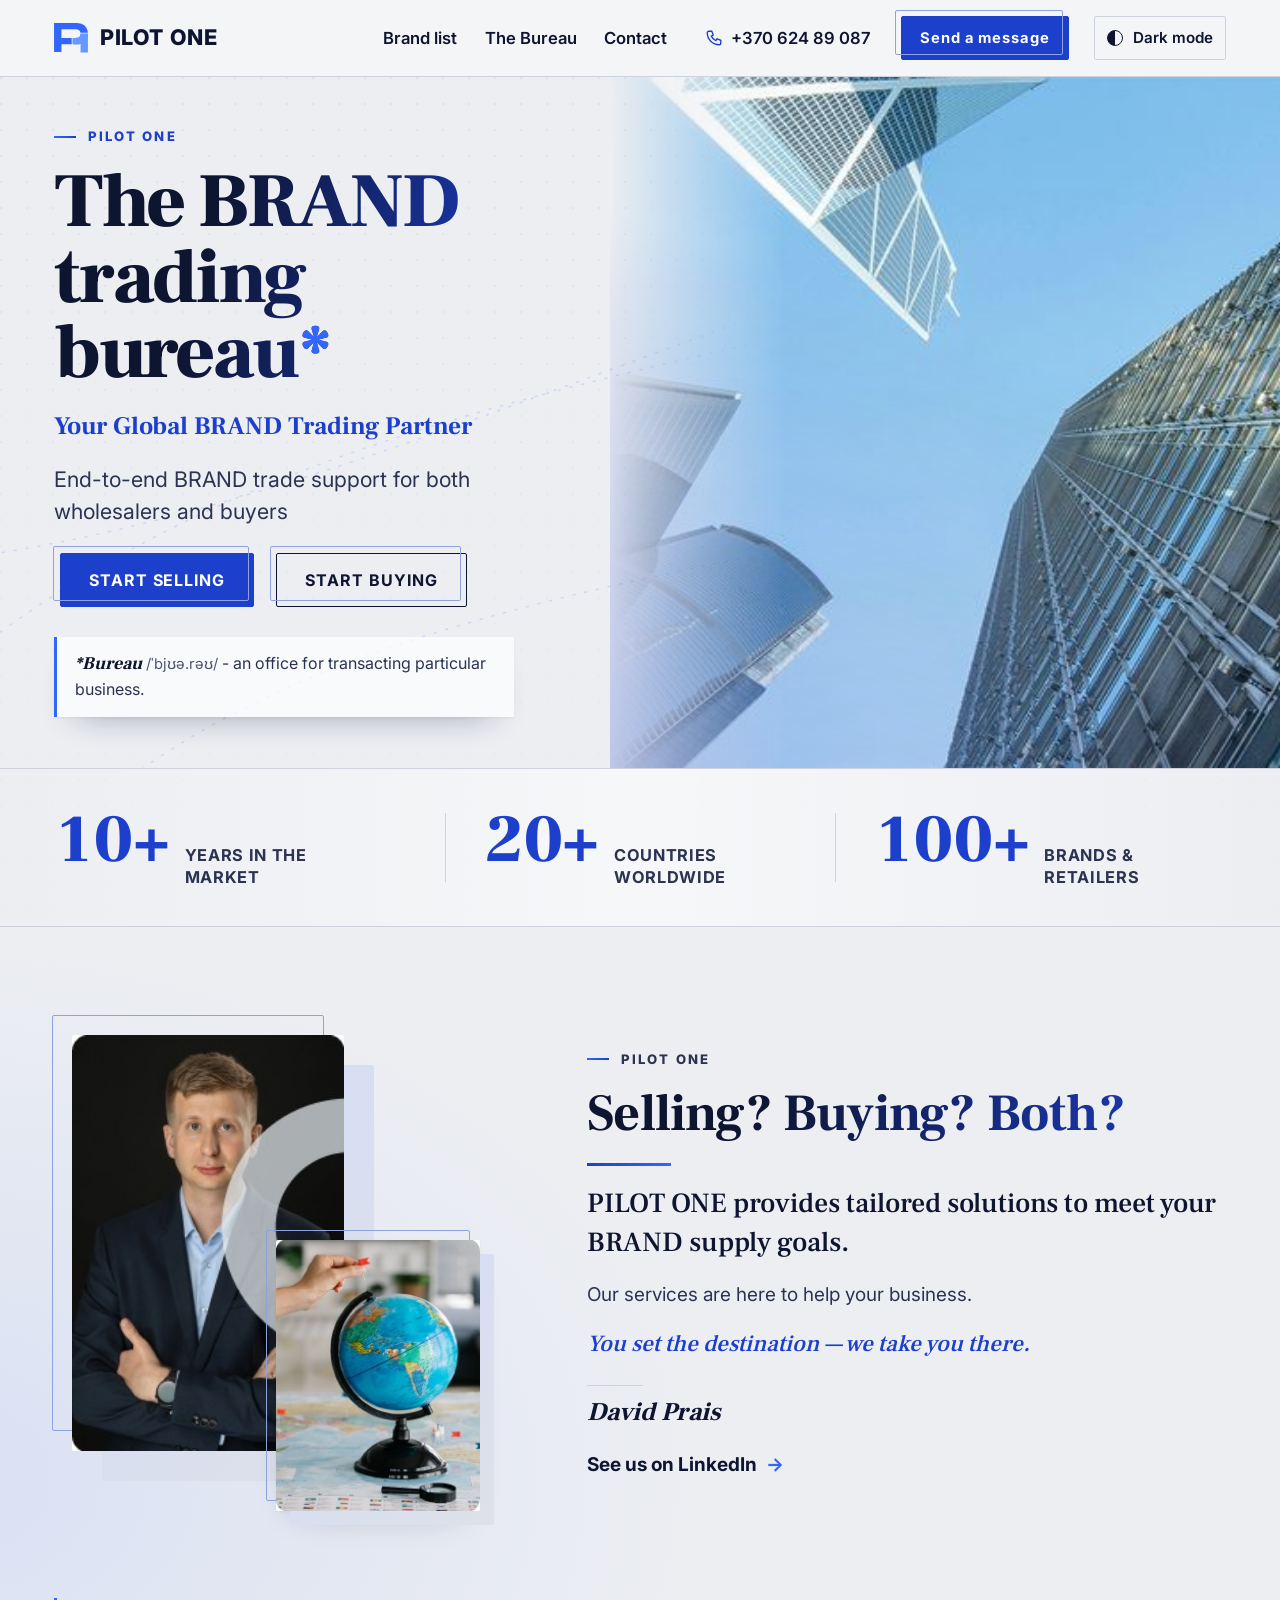
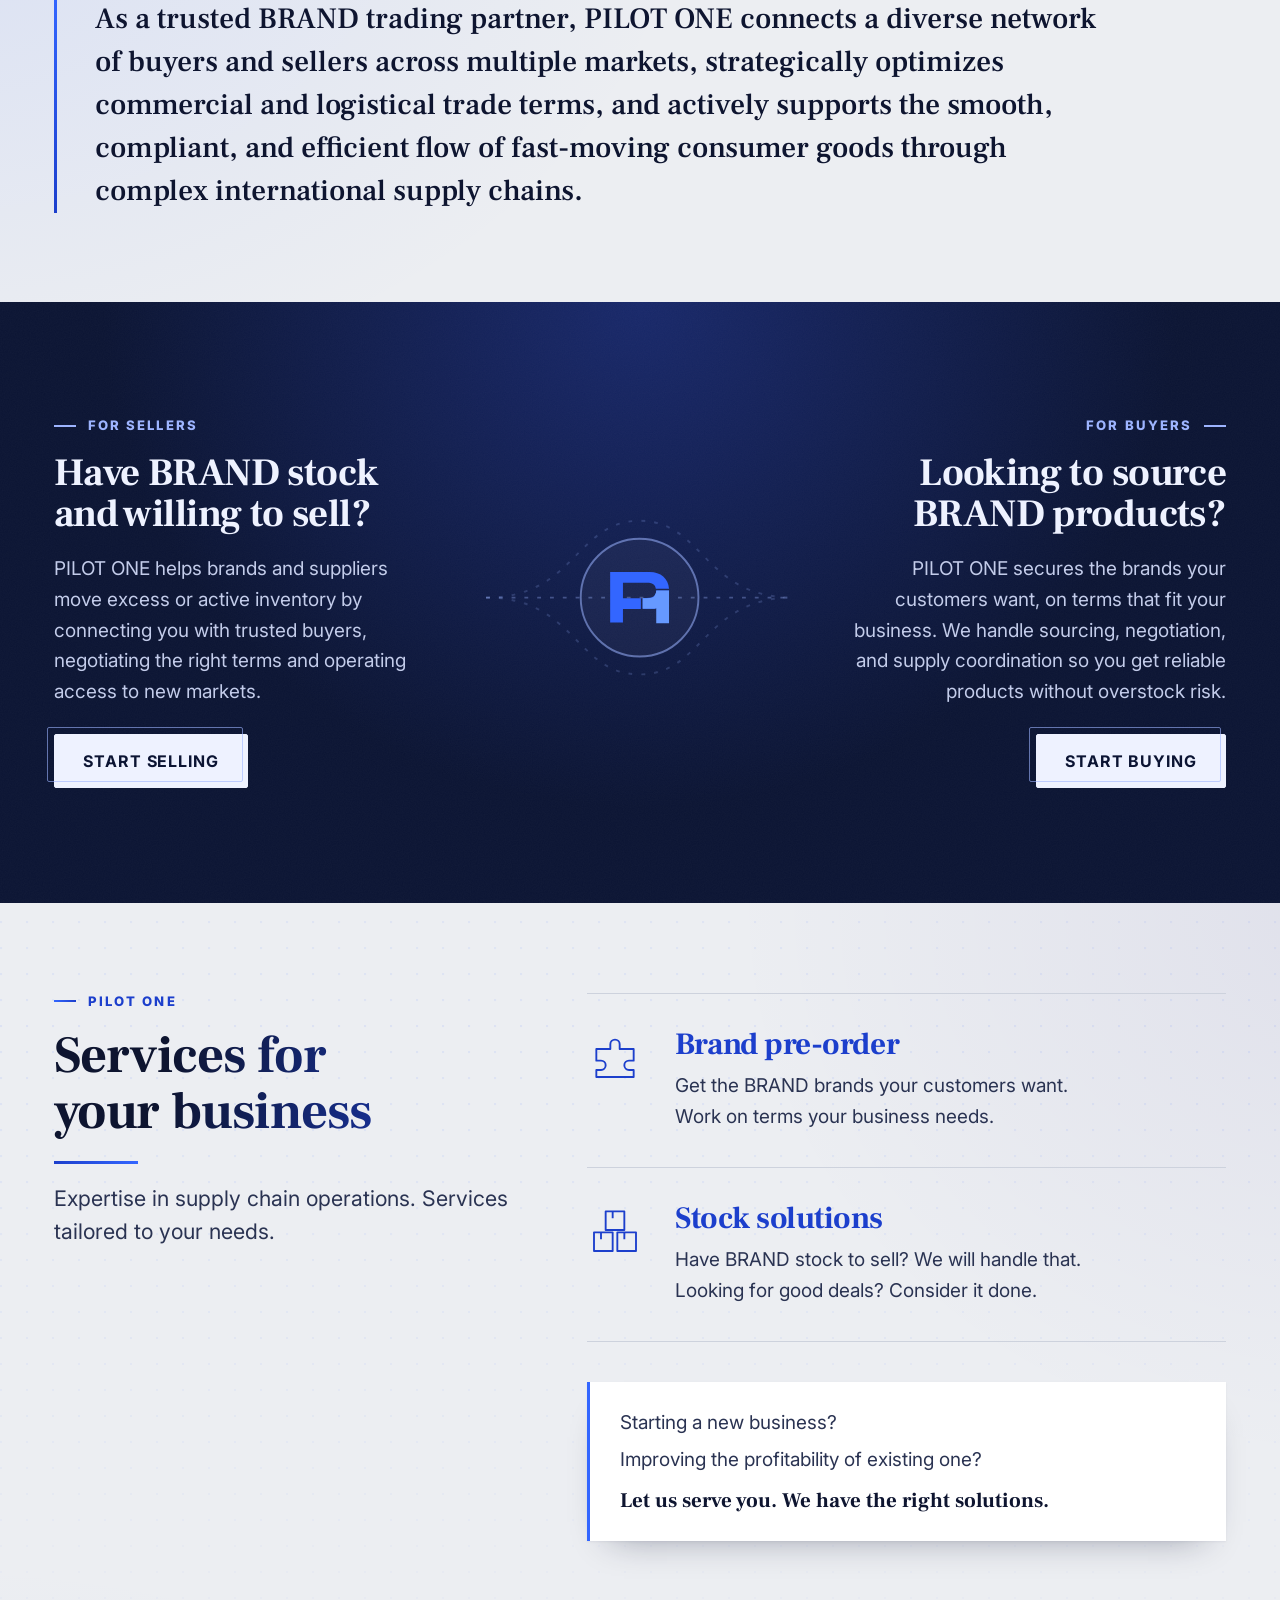
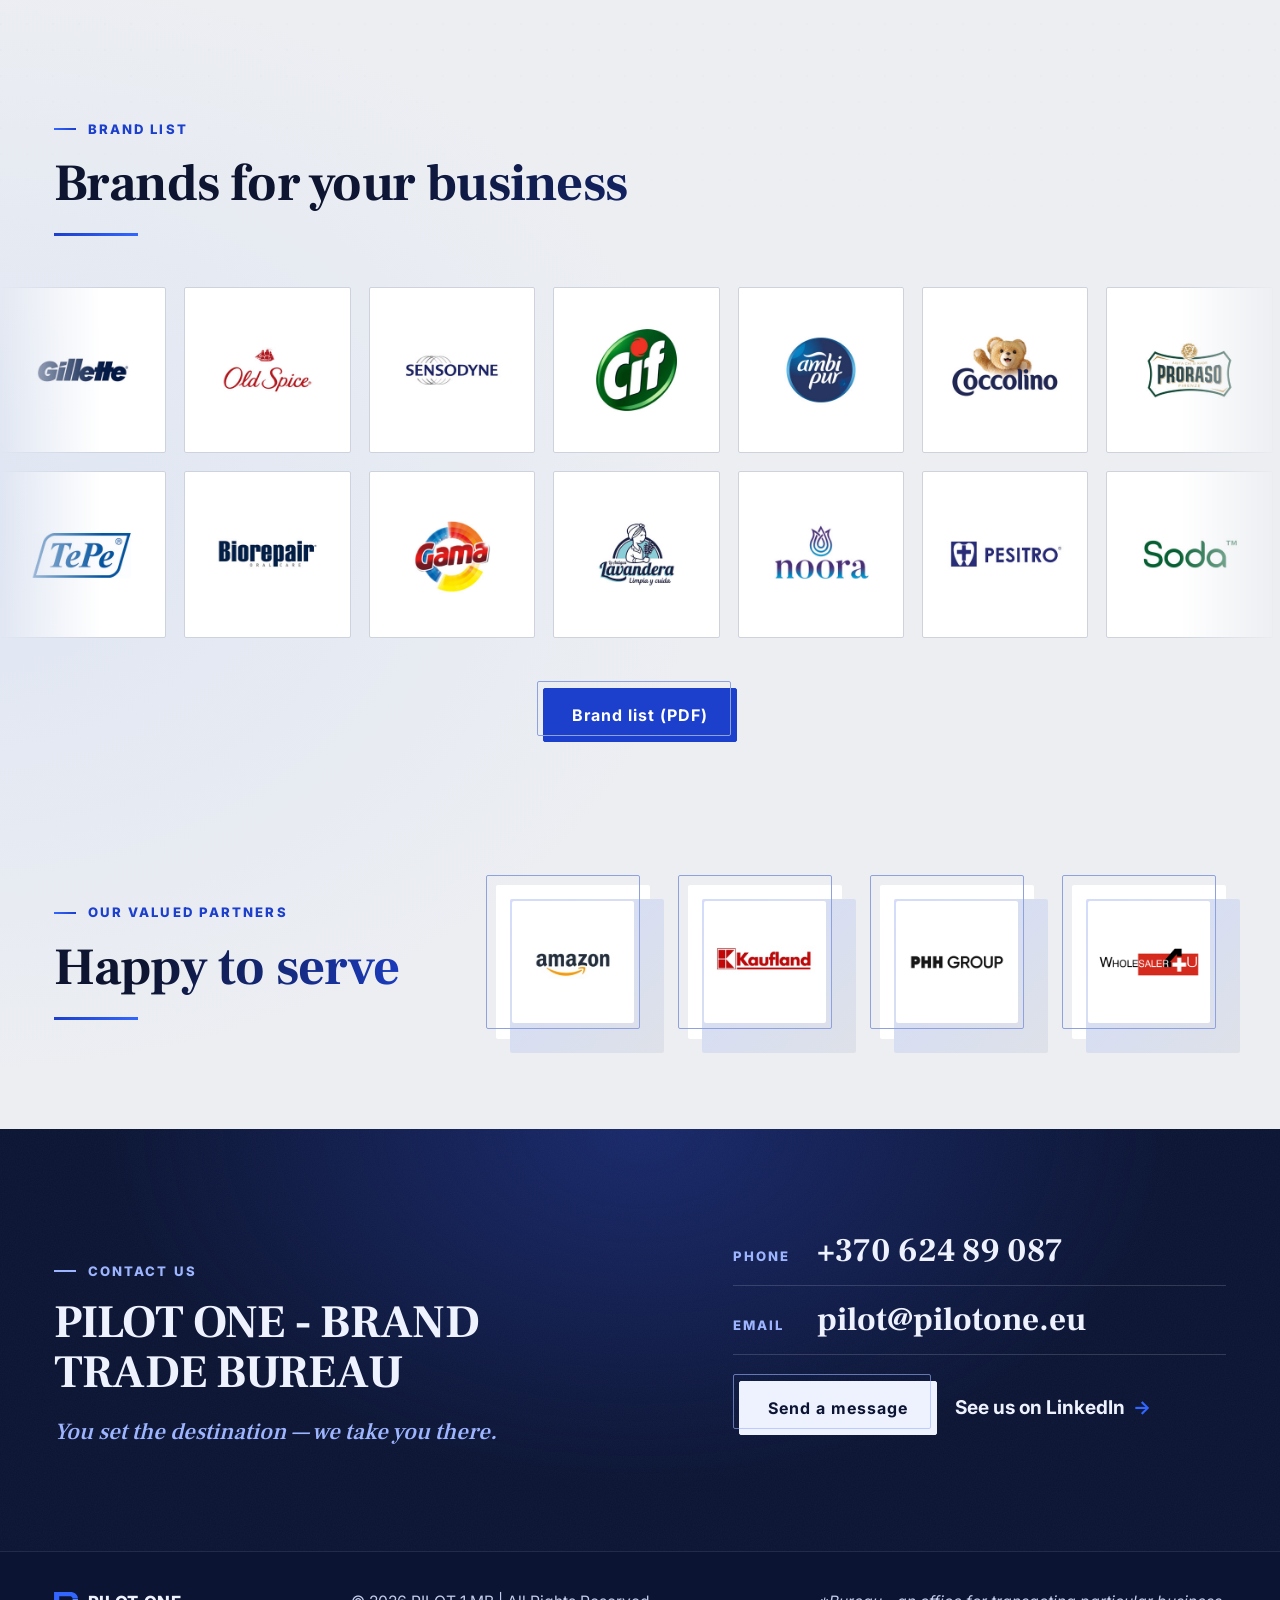
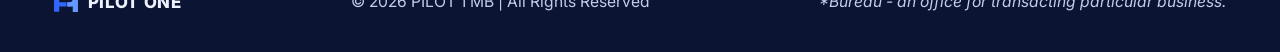
<file: index.html>
<!doctype html>
<html lang="en">
<head>
<meta charset="utf-8">
<meta name="viewport" content="width=device-width, initial-scale=1, viewport-fit=cover">
<title>Pilot One | The BRAND trading bureau</title>
<meta name="description" content="PILOT ONE provides tailored solutions to meet your BRAND supply goals. You set the destination — we take you there.">
<meta name="robots" content="noindex, nofollow">
<meta name="theme-color" content="#ECEEF2" media="(prefers-color-scheme: light)">
<meta name="theme-color" content="#0A0F24" media="(prefers-color-scheme: dark)">
<link rel="icon" href="img/p1-icon.svg" type="image/svg+xml">
<script>try{var t=localStorage.getItem('p1-theme');if(t==='light'||t==='dark')document.documentElement.setAttribute('data-theme',t)}catch(e){}</script>
<link rel="preconnect" href="https://fonts.googleapis.com">
<link rel="preconnect" href="https://fonts.gstatic.com" crossorigin>
<link rel="stylesheet" href="https://fonts.googleapis.com/css2?family=Frank+Ruhl+Libre:wght@500;700;900&family=Inter:wght@400..800&display=swap">
<link rel="stylesheet" href="style.css">
<script src="script.js" defer></script>
</head>
<body>
<a class="skip" href="#main">Skip to content</a>

<header class="head">
  <div class="wrap head-in">
    <a class="brand" href="#top" aria-label="PILOT ONE, home">
      <svg class="mark" viewBox="0 0 23.07 20" aria-hidden="true"><path d="M15.47,0H0V19.74H5V14.47h7V10.21H5v-6h9c1.41,0,3.52,0,3.85,2.33H23C22.72,2.57,19.73,0,15.47,0ZM18,7.23h0a2.9,2.9,0,0,1-.71,2.13L17,9.59l-.14.09a1.050,1.050,0,0,1-.21.12l-.22.1-.31.11-.15,0-.33.07-.33,0a10.71,10.71,0,0,1-1.24.05H12.7v4.25h3.09l.32,0h0l.31,0,.31,0a8.630,8.630,0,0,0,.91-.16l.29-.08A6.750,6.750,0,0,0,23,7.25v0Z" transform="translate(0.03)" class="m1"/><path d="M23,7.24V20H18V14.14l-.29.08a8.63,8.63,0,0,1-.91.16l-.31,0-.31,0h0l-.32,0H12.7V10.21h1.37a10.71,10.71,0,0,0,1.24-.05l.33,0,.33-.07.15,0,.31-.11.22-.1a1.05,1.05,0,0,0,.21-.12L17,9.59l.25-.22A2.9,2.9,0,0,0,18,7.24H23Z" transform="translate(0.03)" class="m2"/></svg>
      <span class="word">PILOT ONE</span>
    </a>
    <nav class="nav" aria-label="Main">
      <ul>
        <li><a href="#brands">Brand list</a></li>
        <li><a href="#bureau">The Bureau</a></li>
        <li><a href="#contact">Contact</a></li>
      </ul>
    </nav>
    <a class="tel" href="tel:+37062489087"><svg viewBox="0 0 24 24" aria-hidden="true"><path d="M5 3h4l2 5-2.5 1.5a11 11 0 0 0 6 6L16 13l5 2v4a2 2 0 0 1-2 2A16 16 0 0 1 3 5a2 2 0 0 1 2-2z"/></svg><span>+370 624 89 087</span></a>
    <a class="btn small" href="mailto:pilot@pilotone.eu">Send a message</a>
    <button class="tbtn" id="theme-btn" type="button" aria-pressed="false"><span class="dot" aria-hidden="true"></span><span class="tl">Dark mode</span></button>
  </div>
</header>

<main id="main" tabindex="-1">
  <span id="top"></span>

  <!-- HERO: the name and the promise, the two ways in (sell, buy), their own definition of "bureau" -->
  <section class="hero" aria-labelledby="hero-h">
    <svg class="routes" viewBox="0 0 900 600" preserveAspectRatio="none" aria-hidden="true"><path d="M-40 520 C 180 300, 420 260, 960 120"/><path d="M-40 420 C 240 380, 520 180, 960 40"/><path d="M60 640 C 260 420, 640 420, 960 300"/></svg>
    <div class="hero-copy">
      <p class="eyebrow">PILOT ONE</p>
      <h1 id="hero-h">The BRAND trading bureau<a class="ast" href="#bureau-def" aria-label="What a bureau is">*</a></h1>
      <p class="sub">Your Global BRAND Trading Partner</p>
      <p class="lead">End-to-end BRAND trade support for both wholesalers and buyers</p>
      <div class="actions">
        <a class="btn" href="#sellers">START SELLING</a>
        <a class="btn ghost" href="#buyers">START BUYING</a>
      </div>
      <p class="def" id="bureau-def"><span class="w">*Bureau</span> <span class="ipa">/ˈbjʊə.rəʊ/</span> <span class="m">- an office for transacting particular business.</span></p>
    </div>
    <figure class="hero-photo"><img src="img/glass-towers.jpg" srcset="img/glass-towers-960.jpg 960w, img/glass-towers.jpg 1920w" sizes="(max-width: 1080px) 100vw, 55vw" width="1920" height="775" alt="Glass office towers seen from below against a blue sky" fetchpriority="high"></figure>
  </section>

  <!-- FACTS: their own three numbers -->
  <section class="facts" aria-label="PILOT ONE in numbers">
    <ul class="wrap">
      <li><span class="n" data-count="10">10+</span><span class="k">years in the market</span></li>
      <li><span class="n" data-count="20">20+</span><span class="k">countries worldwide</span></li>
      <li><span class="n" data-count="100">100+</span><span class="k">brands &amp; retailers</span></li>
    </ul>
  </section>

  <!-- THE BUREAU: David's note, his photo, the work in one paragraph -->
  <section class="sec bureau" id="bureau" aria-labelledby="bureau-h">
    <div class="wrap split">
      <div class="photos">
        <figure class="depth lg p-david"><img src="img/david-prais.jpg" width="200" height="306" alt="David Prais of PILOT ONE" loading="lazy"></figure>
        <figure class="depth sm p-globe"><img src="img/globe-map.jpg" width="200" height="266" alt="A hand pinning a destination on a globe" loading="lazy"></figure>
      </div>
      <div class="note">
        <p class="eyebrow">PILOT ONE</p>
        <h2 id="bureau-h">Selling? Buying? Both?</h2>
        <p class="big">PILOT ONE provides tailored solutions to meet your BRAND supply goals.</p>
        <p>Our services are here to help your business.</p>
        <p class="dest">You set the destination — we take you there.</p>
        <p class="sign">David Prais</p>
        <a class="more" href="https://www.linkedin.com/in/davidprais/" target="_blank" rel="noopener">See us on LinkedIn</a>
      </div>
    </div>
    <div class="wrap">
      <p class="statement">As a trusted BRAND trading partner, PILOT ONE connects a diverse network of buyers and sellers across multiple markets, strategically optimizes commercial and logistical trade terms, and actively supports the smooth, compliant, and efficient flow of fast-moving consumer goods through complex international supply chains.</p>
    </div>
  </section>

  <!-- THE MOMENT: sellers on one side, buyers on the other, goods flowing through PILOT ONE -->
  <section class="band flow" aria-label="For sellers and for buyers">
    <div class="wrap flow-grid">
      <article class="side" id="sellers">
        <p class="eyebrow">For Sellers</p>
        <h2>Have BRAND stock and willing to sell?</h2>
        <p>PILOT ONE helps brands and suppliers move excess or active inventory by connecting you with trusted buyers, negotiating the right terms and operating access to new markets.</p>
        <a class="btn light" href="mailto:pilot@pilotone.eu?subject=Selling%20BRAND%20stock">START SELLING</a>
      </article>
      <div class="hub" aria-hidden="true">
        <svg viewBox="0 0 240 240">
          <path class="track" d="M0 120 H240"/>
          <path class="track t2" d="M0 120 C 70 120, 70 60, 120 60 S 170 120, 240 120"/>
          <path class="track t2" d="M0 120 C 70 120, 70 180, 120 180 S 170 120, 240 120"/>
          <circle class="ring" cx="120" cy="120" r="46"/>
          <g transform="translate(97 100) scale(2)"><path class="m1" d="M15.47,0H0V19.74H5V14.47h7V10.21H5v-6h9c1.41,0,3.52,0,3.85,2.33H23C22.72,2.57,19.73,0,15.47,0ZM18,7.23h0a2.9,2.9,0,0,1-.71,2.13L17,9.59l-.14.09a1.05,1.05,0,0,1-.21.12l-.22.1-.31.11-.15,0-.33.07-.33,0a10.71,10.71,0,0,1-1.24.05H12.7v4.25h3.09l.32,0h0l.31,0,.31,0a8.63,8.63,0,0,0,.91-.16l.29-.08A6.75,6.75,0,0,0,23,7.25v0Z"/><path class="m2" d="M23,7.24V20H18V14.14l-.29.08a8.63,8.63,0,0,1-.91.16l-.31,0-.31,0h0l-.32,0H12.7V10.21h1.37a10.71,10.71,0,0,0,1.24-.05l.33,0,.33-.07.15,0,.31-.11.22-.1a1.05,1.05,0,0,0,.21-.12L17,9.59l.25-.22A2.9,2.9,0,0,0,18,7.24H23Z"/></g>
          <rect class="box b1" x="-6" y="-6" width="12" height="12"/><rect class="box b2" x="-6" y="-6" width="12" height="12"/><rect class="box b3" x="-6" y="-6" width="12" height="12"/>
        </svg>
      </div>
      <article class="side" id="buyers">
        <p class="eyebrow">For Buyers</p>
        <h2>Looking to source BRAND products?</h2>
        <p>PILOT ONE secures the brands your customers want, on terms that fit your business. We handle sourcing, negotiation, and supply coordination so you get reliable products without overstock risk.</p>
        <a class="btn light" href="mailto:pilot@pilotone.eu?subject=Sourcing%20BRAND%20products">START BUYING</a>
      </article>
    </div>
  </section>

  <!-- SERVICES: the two services, then who they are for -->
  <section class="sec services" aria-labelledby="svc-h">
    <div class="wrap svc-grid">
      <div class="svc-head">
        <p class="eyebrow">PILOT ONE</p>
        <h2 id="svc-h">Services for your business</h2>
        <p class="lead">Expertise in supply chain operations. Services tailored to your needs.</p>
      </div>
      <ul class="svc-list">
        <li>
          <svg viewBox="0 0 48 48" aria-hidden="true"><path d="M8 18h12v-4a4 4 0 1 1 8 0v4h12v10h-4a4 4 0 1 0 0 8h4v6H8V36h4a4 4 0 1 0 0-8H8z"/></svg>
          <div><h3>Brand pre-order</h3><p>Get the BRAND brands your customers want.</p><p>Work on terms your business needs.</p></div>
        </li>
        <li>
          <svg viewBox="0 0 48 48" aria-hidden="true"><path d="M6 26h16v16H6zM26 26h16v16H26zM16 8h16v16H16z"/><path d="M12 26v6M32 26v6M22 8v6"/></svg>
          <div><h3>Stock solutions</h3><p>Have BRAND stock to sell? We will handle that.</p><p>Looking for good deals? Consider it done.</p></div>
        </li>
      </ul>
      <aside class="start">
        <p>Starting a new business?</p>
        <p>Improving the profitability of existing one?</p>
        <p class="strong">Let us serve you. We have the right solutions.</p>
      </aside>
    </div>
  </section>

  <!-- BRANDS: the brand list as two slow, opposite rails of logos -->
  <section class="sec brands" id="brands" aria-labelledby="brands-h">
    <div class="wrap">
      <p class="eyebrow">Brand list</p>
      <h2 id="brands-h">Brands for your business</h2>
    </div>
    <div class="marquee" data-marquee>
      <ul class="row r1">
        <li><img src="img/brand-gillette.jpg" alt="Gillette" width="300" height="300" loading="lazy"></li>
        <li><img src="img/brand-oldspice.jpg" alt="Old Spice" width="300" height="300" loading="lazy"></li>
        <li><img src="img/brand-sensodyne.jpg" alt="Sensodyne" width="300" height="300" loading="lazy"></li>
        <li><img src="img/brand-cif.jpg" alt="Cif" width="300" height="300" loading="lazy"></li>
        <li><img src="img/brand-ambipur.jpg" alt="Ambi Pur" width="300" height="300" loading="lazy"></li>
        <li><img src="img/brand-coccolino.jpg" alt="Coccolino" width="300" height="300" loading="lazy"></li>
        <li><img src="img/brand-proraso.jpg" alt="Proraso" width="300" height="300" loading="lazy"></li>
        <li><img src="img/brand-wahl.jpg" alt="Wahl Professional" width="300" height="300" loading="lazy"></li>
      </ul>
      <ul class="row r2">
        <li><img src="img/brand-tepe.jpg" alt="TePe" width="300" height="300" loading="lazy"></li>
        <li><img src="img/brand-biorepair.jpg" alt="Biorepair" width="300" height="300" loading="lazy"></li>
        <li><img src="img/brand-gama.jpg" alt="Gama" width="300" height="300" loading="lazy"></li>
        <li><img src="img/brand-lavandera.jpg" alt="La Antigua Lavandera" width="300" height="300" loading="lazy"></li>
        <li><img src="img/brand-noora.jpg" alt="Noora" width="300" height="300" loading="lazy"></li>
        <li><img src="img/brand-pesitro.jpg" alt="Pesitro" width="300" height="300" loading="lazy"></li>
        <li><img src="img/brand-biosoda.jpg" alt="Soda" width="300" height="300" loading="lazy"></li>
      </ul>
      <p class="brandlist" style="margin-top:2rem;text-align:center"><a class="btn" href="https://pilotone.eu/wp-content/uploads/2026/06/PILOT_ONE_Brand_List.pdf" target="_blank" rel="noopener">Brand list (PDF)</a></p>
    </div>
  </section>

  <!-- PARTNERS -->
  <section class="sec partners" aria-labelledby="partners-h">
    <div class="wrap partners-in">
      <div>
        <p class="eyebrow">Our valued Partners</p>
        <h2 id="partners-h">Happy to serve</h2>
      </div>
      <ul class="plogos">
        <li class="depth sm"><img src="img/amazon_small.jpg" alt="Amazon" width="300" height="300" loading="lazy"></li>
        <li class="depth sm"><img src="img/kaufland_small.jpg" alt="Kaufland" width="300" height="300" loading="lazy"></li>
        <li class="depth sm"><img src="img/phh_small.jpg" alt="PHH Group" width="300" height="300" loading="lazy"></li>
        <li class="depth sm"><img src="img/w4u_small.jpg" alt="Wholesaler4U" width="300" height="300" loading="lazy"></li>
      </ul>
    </div>
  </section>

  <!-- CONTACT -->
  <section class="band contact" id="contact" aria-labelledby="contact-h">
    <div class="wrap contact-in">
      <div>
        <p class="eyebrow">CONTACT US</p>
        <h2 id="contact-h">PILOT ONE - BRAND TRADE BUREAU</h2>
        <p class="dest">You set the destination — we take you there.</p>
      </div>
      <dl class="reach">
        <div><dt>Phone</dt><dd><a href="tel:+37062489087">+370 624 89 087</a></dd></div>
        <div><dt>Email</dt><dd><a href="mailto:pilot@pilotone.eu">pilot@pilotone.eu</a></dd></div>
        <div class="actions"><a class="btn light" href="mailto:pilot@pilotone.eu">Send a message</a><a class="more light" href="https://www.linkedin.com/in/davidprais/" target="_blank" rel="noopener">See us on LinkedIn</a></div>
      </dl>
    </div>
  </section>
</main>
<nav class="quick" aria-label="Quick actions">
  <a href="tel:+37062489087" aria-label="Call +370 624 89 087"><svg viewBox="0 0 24 24" aria-hidden="true"><path d="M5 3h4l2 5-2.5 1.5a11 11 0 0 0 6 6L16 13l5 2v4a2 2 0 0 1-2 2A16 16 0 0 1 3 5a2 2 0 0 1 2-2z"/></svg>Call</a>
  <a href="#brands"><svg viewBox="0 0 24 24" aria-hidden="true"><path d="M4 5h7v7H4zM13 5h7v7h-7zM4 14h7v6H4zM13 14h7v6h-7z"/></svg>Brand list</a>
  <a class="primary" href="mailto:pilot@pilotone.eu"><svg viewBox="0 0 24 24" aria-hidden="true"><path d="M3 6h18v12H3zM3 6l9 7 9-7"/></svg>Send a message</a>
</nav>

<footer class="foot">
  <div class="wrap foot-in">
    <span class="brand foot-brand"><img class="mark" src="img/p1-icon.svg" alt="" width="23" height="20">PILOT ONE</span>
    <p>© 2026 PILOT 1 MB | All Rights Reserved</p>
    <p class="fdef">*Bureau - an office for transacting particular business.</p>
  </div>
</footer>
</body>
</html>
</file>
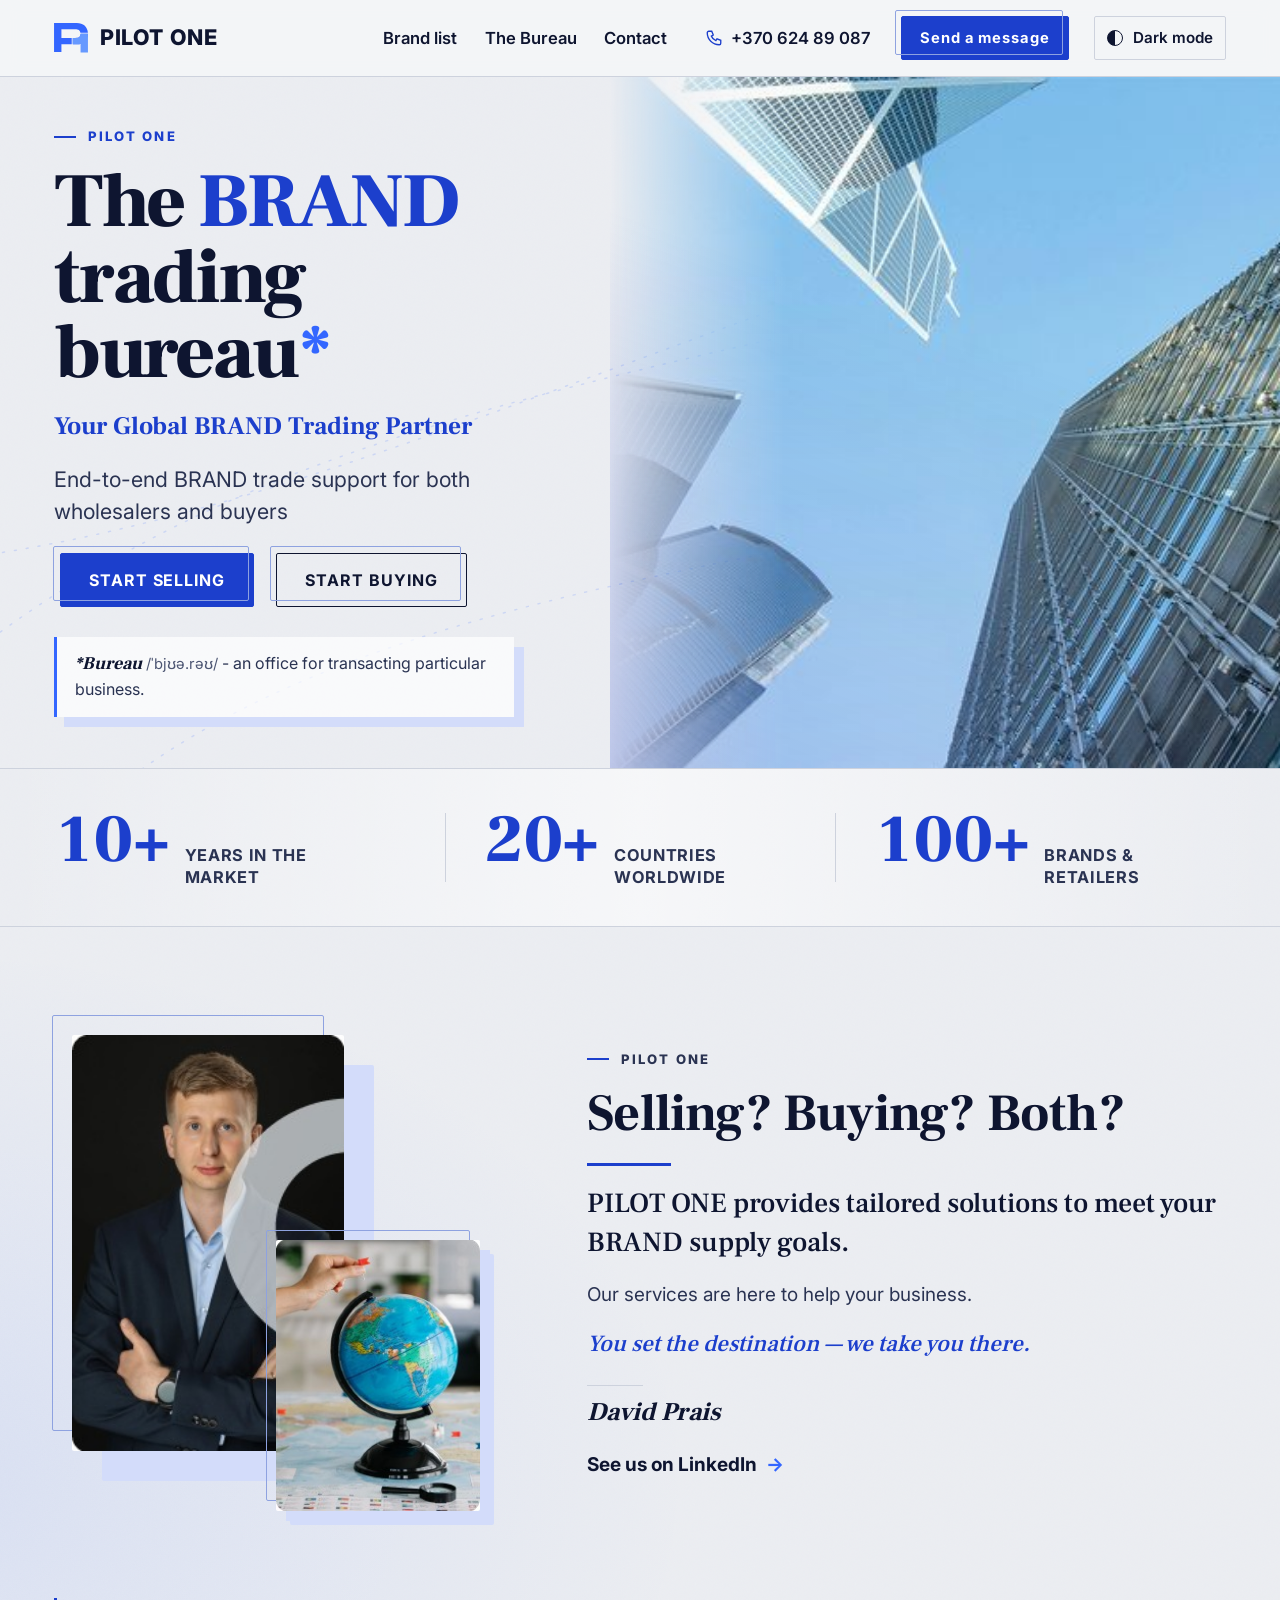
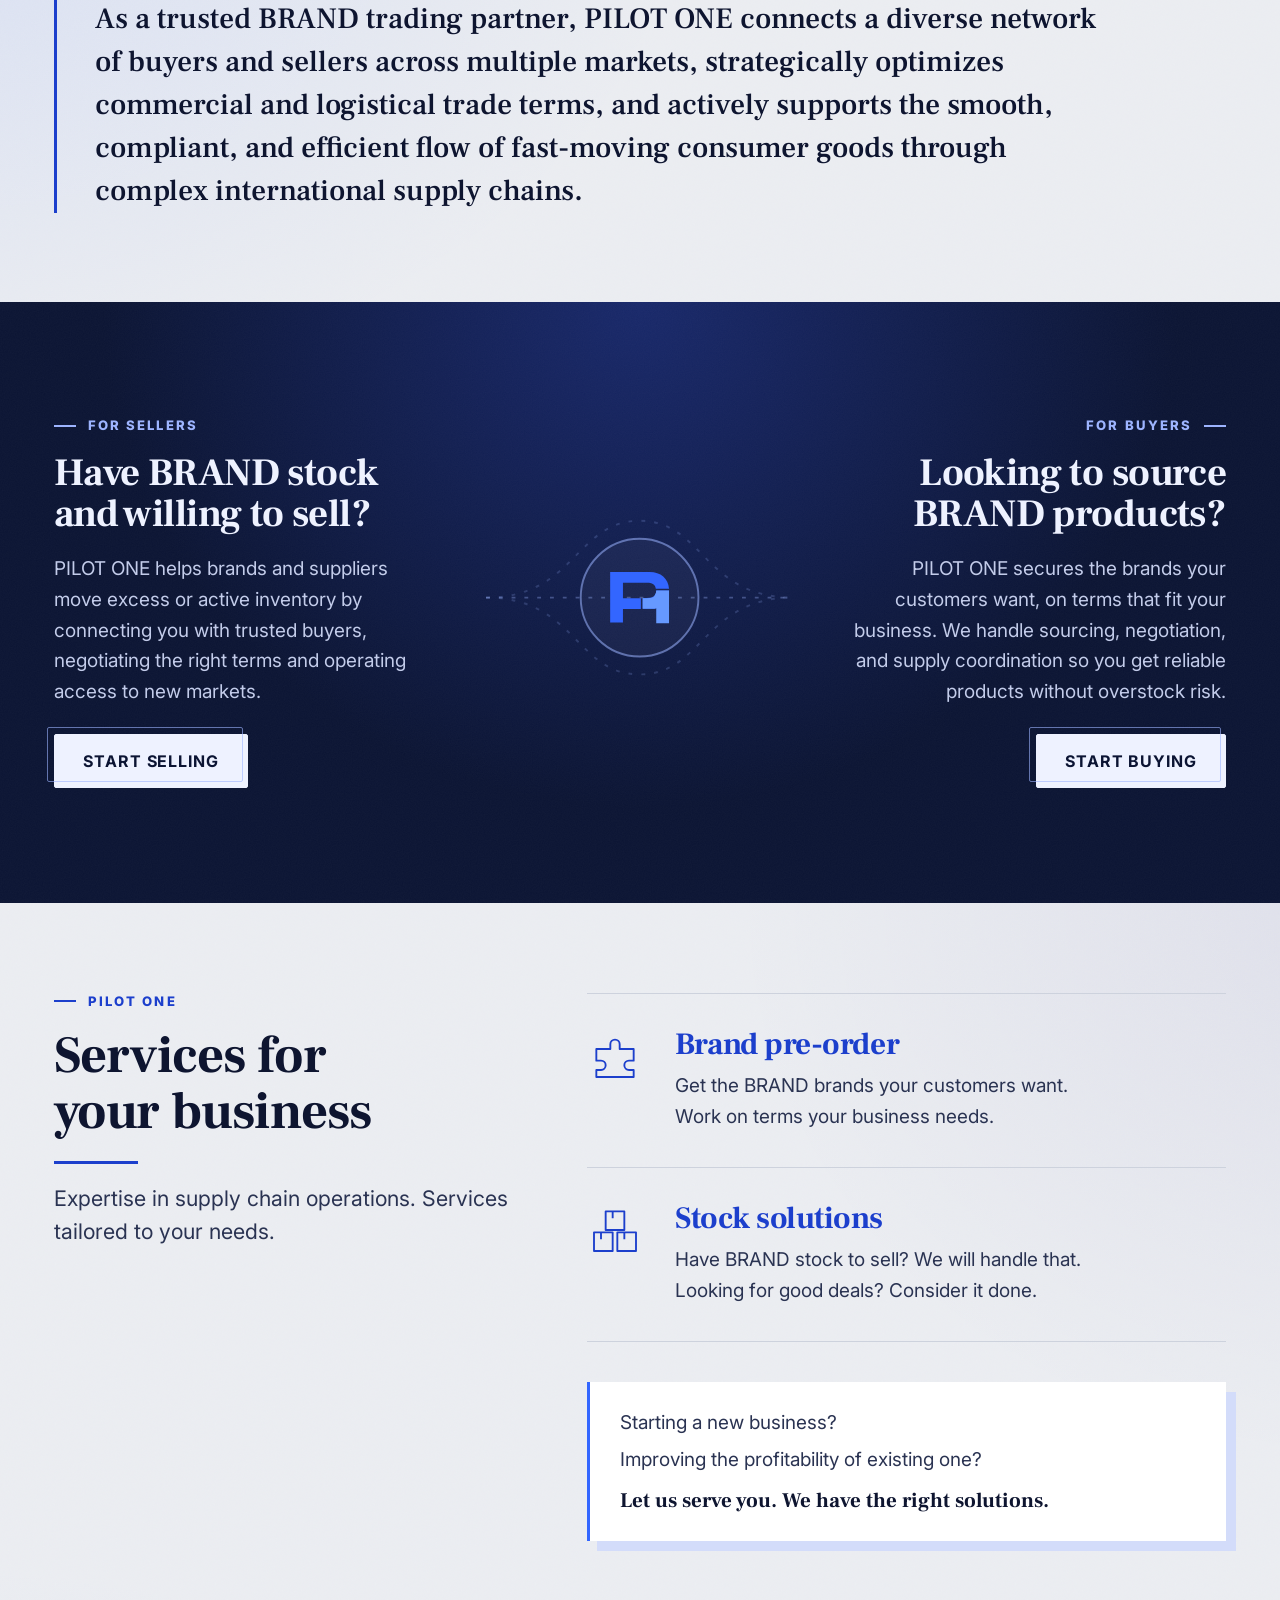
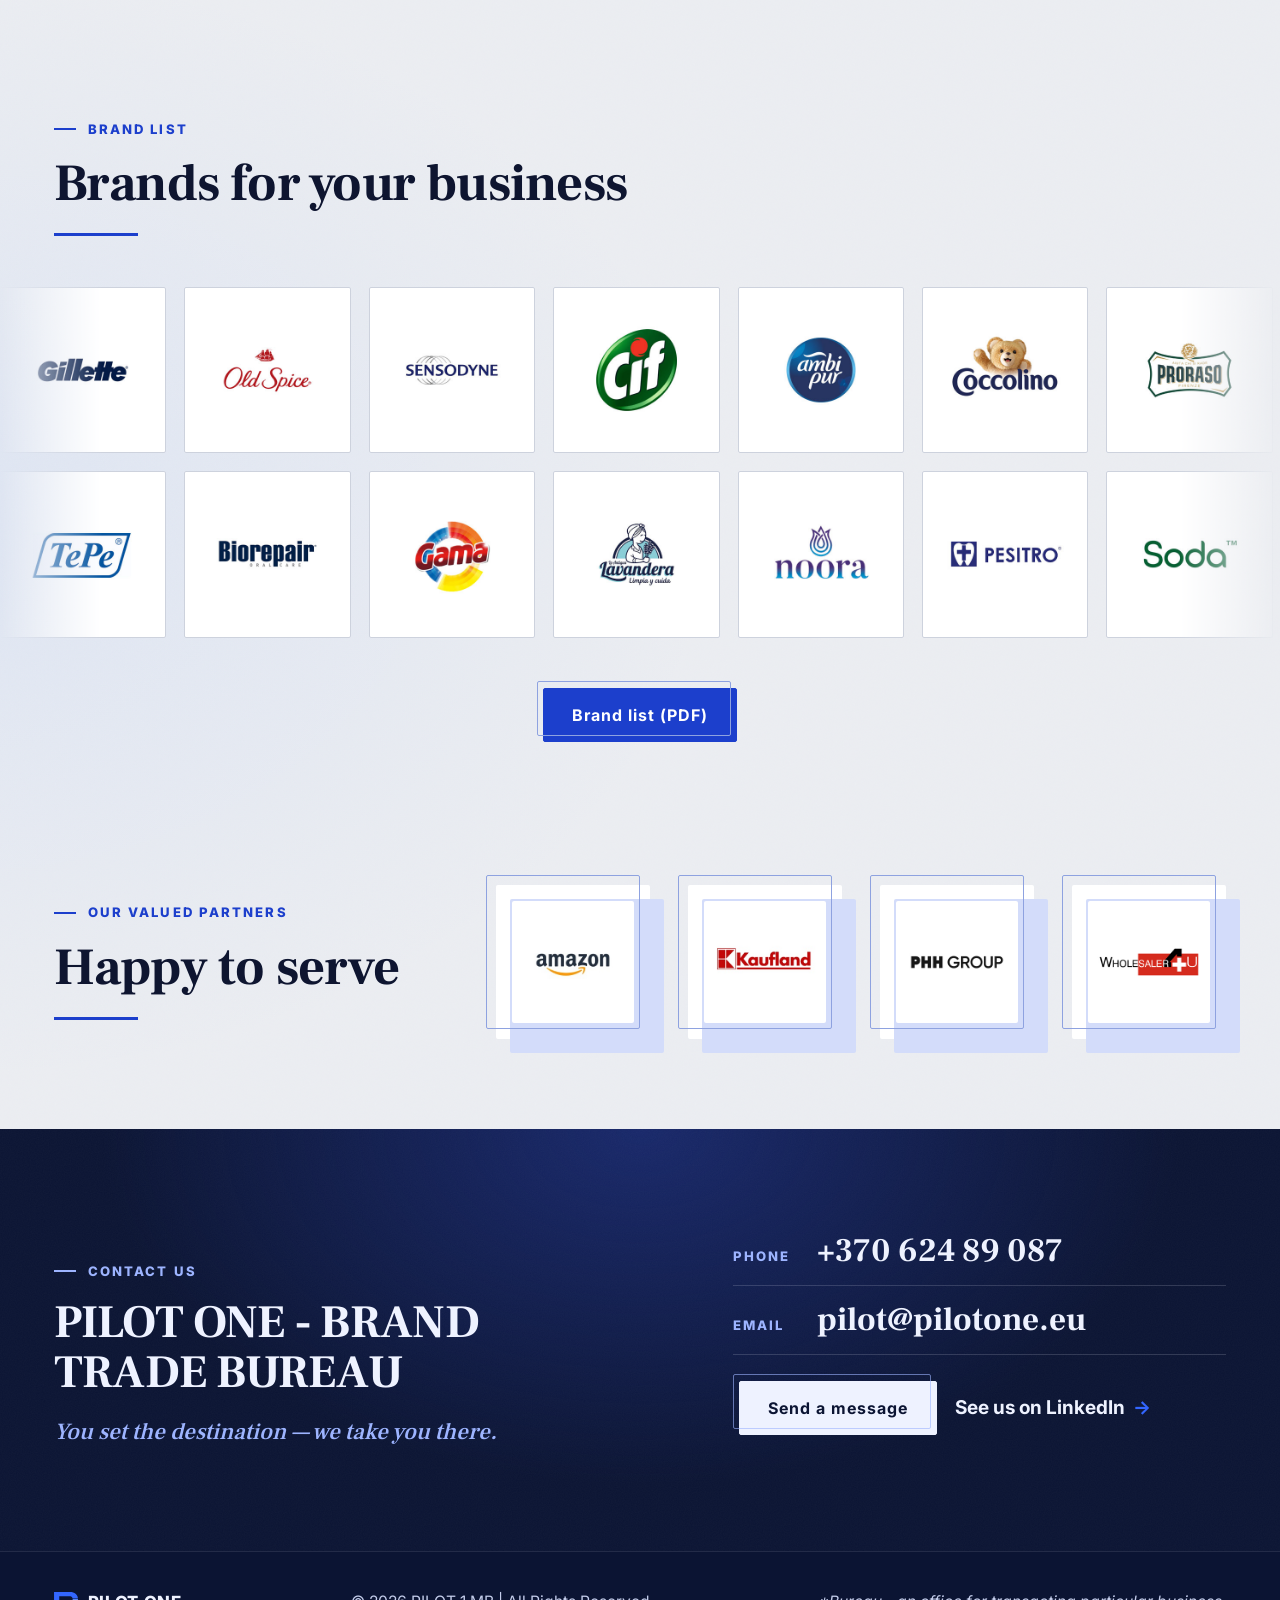
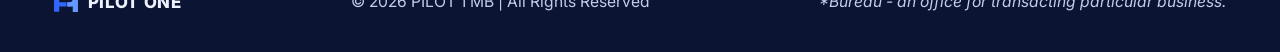
<file: a/index.html>
<!doctype html>
<html lang="en">
<head>
<meta charset="utf-8">
<meta name="viewport" content="width=device-width, initial-scale=1, viewport-fit=cover">
<title>P1-A · Pilot One | The BRAND trading bureau</title>
<meta name="description" content="PILOT ONE provides tailored solutions to meet your BRAND supply goals. You set the destination — we take you there.">
<meta name="robots" content="noindex, nofollow">
<meta name="theme-color" content="#ECEEF2" media="(prefers-color-scheme: light)">
<meta name="theme-color" content="#0A0F24" media="(prefers-color-scheme: dark)">
<link rel="icon" href="../img/p1-icon.svg" type="image/svg+xml">
<script>try{var t=localStorage.getItem('p1-theme');if(t==='light'||t==='dark')document.documentElement.setAttribute('data-theme',t)}catch(e){}</script>
<link rel="preconnect" href="https://fonts.googleapis.com">
<link rel="preconnect" href="https://fonts.gstatic.com" crossorigin>
<link rel="stylesheet" href="https://fonts.googleapis.com/css2?family=Frank+Ruhl+Libre:wght@500;700;900&family=Inter:wght@400..800&display=swap">
<link rel="stylesheet" href="../v/base.css"><link rel="stylesheet" href="../v/a.css">
<script src="../script.js" defer></script>
</head>
<body>
<a class="skip" href="#main">Skip to content</a>

<header class="head">
  <div class="wrap head-in">
    <a class="brand" href="#top" aria-label="PILOT ONE, home">
      <svg class="mark" viewBox="0 0 23.07 20" aria-hidden="true"><path d="M15.47,0H0V19.74H5V14.47h7V10.21H5v-6h9c1.41,0,3.52,0,3.85,2.33H23C22.72,2.57,19.73,0,15.47,0ZM18,7.23h0a2.9,2.9,0,0,1-.71,2.13L17,9.59l-.14.09a1.050,1.050,0,0,1-.21.12l-.22.1-.31.11-.15,0-.33.07-.33,0a10.71,10.71,0,0,1-1.24.05H12.7v4.25h3.09l.32,0h0l.31,0,.31,0a8.630,8.630,0,0,0,.91-.16l.29-.08A6.750,6.750,0,0,0,23,7.25v0Z" transform="translate(0.03)" class="m1"/><path d="M23,7.24V20H18V14.14l-.29.08a8.63,8.63,0,0,1-.91.16l-.31,0-.31,0h0l-.32,0H12.7V10.21h1.37a10.71,10.71,0,0,0,1.24-.05l.33,0,.33-.07.15,0,.31-.11.22-.1a1.05,1.05,0,0,0,.21-.12L17,9.59l.25-.22A2.9,2.9,0,0,0,18,7.24H23Z" transform="translate(0.03)" class="m2"/></svg>
      <span class="word">PILOT ONE</span>
    </a>
    <nav class="nav" aria-label="Main">
      <ul>
        <li><a href="#brands">Brand list</a></li>
        <li><a href="#bureau">The Bureau</a></li>
        <li><a href="#contact">Contact</a></li>
      </ul>
    </nav>
    <a class="tel" href="tel:+37062489087"><svg viewBox="0 0 24 24" aria-hidden="true"><path d="M5 3h4l2 5-2.5 1.5a11 11 0 0 0 6 6L16 13l5 2v4a2 2 0 0 1-2 2A16 16 0 0 1 3 5a2 2 0 0 1 2-2z"/></svg><span>+370 624 89 087</span></a>
    <a class="btn small" href="mailto:pilot@pilotone.eu">Send a message</a>
    <button class="tbtn" id="theme-btn" type="button" aria-pressed="false"><span class="dot" aria-hidden="true"></span><span class="tl">Dark mode</span></button>
  </div>
</header>

<main id="main" tabindex="-1">
  <span id="top"></span>

  <!-- HERO: the name and the promise, the two ways in (sell, buy), their own definition of "bureau" -->
  <section class="hero" aria-labelledby="hero-h">
    <svg class="routes" viewBox="0 0 900 600" preserveAspectRatio="none" aria-hidden="true"><path d="M-40 520 C 180 300, 420 260, 960 120"/><path d="M-40 420 C 240 380, 520 180, 960 40"/><path d="M60 640 C 260 420, 640 420, 960 300"/></svg>
    <div class="hero-copy">
      <p class="eyebrow">PILOT ONE</p>
      <h1 id="hero-h">The <span class="hi">BRAND</span> trading bureau<a class="ast" href="#bureau-def" aria-label="What a bureau is">*</a></h1>
      <p class="sub">Your Global BRAND Trading Partner</p>
      <p class="lead">End-to-end BRAND trade support for both wholesalers and buyers</p>
      <div class="actions">
        <a class="btn" href="#sellers">START SELLING</a>
        <a class="btn ghost" href="#buyers">START BUYING</a>
      </div>
      <p class="def" id="bureau-def"><span class="w">*Bureau</span> <span class="ipa">/ˈbjʊə.rəʊ/</span> <span class="m">- an office for transacting particular business.</span></p>
    </div>
    <figure class="hero-photo"><img src="../img/glass-towers.jpg" srcset="../img/glass-towers-960.jpg 960w, ../img/glass-towers.jpg 1920w" sizes="(max-width: 1080px) 100vw, 55vw" width="1920" height="775" alt="Glass office towers seen from below against a blue sky" fetchpriority="high"></figure>
  </section>

  <!-- FACTS: their own three numbers -->
  <section class="facts" aria-label="PILOT ONE in numbers">
    <ul class="wrap">
      <li><span class="n" data-count="10">10+</span><span class="k">years in the market</span></li>
      <li><span class="n" data-count="20">20+</span><span class="k">countries worldwide</span></li>
      <li><span class="n" data-count="100">100+</span><span class="k">brands &amp; retailers</span></li>
    </ul>
  </section>

  <!-- THE BUREAU: David's note, his photo, the work in one paragraph -->
  <section class="sec bureau" id="bureau" aria-labelledby="bureau-h">
    <div class="wrap split">
      <div class="photos">
        <figure class="depth lg p-david"><img src="../img/david-prais.jpg" width="200" height="306" alt="David Prais of PILOT ONE" loading="lazy"></figure>
        <figure class="depth sm p-globe"><img src="../img/globe-map.jpg" width="200" height="266" alt="A hand pinning a destination on a globe" loading="lazy"></figure>
      </div>
      <div class="note">
        <p class="eyebrow">PILOT ONE</p>
        <h2 id="bureau-h">Selling? Buying? Both?</h2>
        <p class="big">PILOT ONE provides tailored solutions to meet your BRAND supply goals.</p>
        <p>Our services are here to help your business.</p>
        <p class="dest">You set the destination — we take you there.</p>
        <p class="sign">David Prais</p>
        <a class="more" href="https://www.linkedin.com/in/davidprais/" target="_blank" rel="noopener">See us on LinkedIn</a>
      </div>
    </div>
    <div class="wrap">
      <p class="statement">As a trusted BRAND trading partner, PILOT ONE connects a diverse network of buyers and sellers across multiple markets, strategically optimizes commercial and logistical trade terms, and actively supports the smooth, compliant, and efficient flow of fast-moving consumer goods through complex international supply chains.</p>
    </div>
  </section>

  <!-- THE MOMENT: sellers on one side, buyers on the other, goods flowing through PILOT ONE -->
  <section class="band flow" aria-label="For sellers and for buyers">
    <div class="wrap flow-grid">
      <article class="side" id="sellers">
        <p class="eyebrow">For Sellers</p>
        <h2>Have BRAND stock and willing to sell?</h2>
        <p>PILOT ONE helps brands and suppliers move excess or active inventory by connecting you with trusted buyers, negotiating the right terms and operating access to new markets.</p>
        <a class="btn light" href="mailto:pilot@pilotone.eu?subject=Selling%20BRAND%20stock">START SELLING</a>
      </article>
      <div class="hub" aria-hidden="true">
        <svg viewBox="0 0 240 240">
          <path class="track" d="M0 120 H240"/>
          <path class="track t2" d="M0 120 C 70 120, 70 60, 120 60 S 170 120, 240 120"/>
          <path class="track t2" d="M0 120 C 70 120, 70 180, 120 180 S 170 120, 240 120"/>
          <circle class="ring" cx="120" cy="120" r="46"/>
          <g transform="translate(97 100) scale(2)"><path class="m1" d="M15.47,0H0V19.74H5V14.47h7V10.21H5v-6h9c1.41,0,3.52,0,3.85,2.33H23C22.72,2.57,19.73,0,15.47,0ZM18,7.23h0a2.9,2.9,0,0,1-.71,2.13L17,9.59l-.14.09a1.05,1.05,0,0,1-.21.12l-.22.1-.31.11-.15,0-.33.07-.33,0a10.71,10.71,0,0,1-1.24.05H12.7v4.25h3.09l.32,0h0l.31,0,.31,0a8.63,8.63,0,0,0,.91-.16l.29-.08A6.75,6.75,0,0,0,23,7.25v0Z"/><path class="m2" d="M23,7.24V20H18V14.14l-.29.08a8.63,8.63,0,0,1-.91.16l-.31,0-.31,0h0l-.32,0H12.7V10.21h1.37a10.71,10.71,0,0,0,1.24-.05l.33,0,.33-.07.15,0,.31-.11.22-.1a1.05,1.05,0,0,0,.21-.12L17,9.59l.25-.22A2.9,2.9,0,0,0,18,7.24H23Z"/></g>
          <rect class="box b1" x="-6" y="-6" width="12" height="12"/><rect class="box b2" x="-6" y="-6" width="12" height="12"/><rect class="box b3" x="-6" y="-6" width="12" height="12"/>
        </svg>
      </div>
      <article class="side" id="buyers">
        <p class="eyebrow">For Buyers</p>
        <h2>Looking to source BRAND products?</h2>
        <p>PILOT ONE secures the brands your customers want, on terms that fit your business. We handle sourcing, negotiation, and supply coordination so you get reliable products without overstock risk.</p>
        <a class="btn light" href="mailto:pilot@pilotone.eu?subject=Sourcing%20BRAND%20products">START BUYING</a>
      </article>
    </div>
  </section>

  <!-- SERVICES: the two services, then who they are for -->
  <section class="sec services" aria-labelledby="svc-h">
    <div class="wrap svc-grid">
      <div class="svc-head">
        <p class="eyebrow">PILOT ONE</p>
        <h2 id="svc-h">Services for your business</h2>
        <p class="lead">Expertise in supply chain operations. Services tailored to your needs.</p>
      </div>
      <ul class="svc-list">
        <li>
          <svg viewBox="0 0 48 48" aria-hidden="true"><path d="M8 18h12v-4a4 4 0 1 1 8 0v4h12v10h-4a4 4 0 1 0 0 8h4v6H8V36h4a4 4 0 1 0 0-8H8z"/></svg>
          <div><h3>Brand pre-order</h3><p>Get the BRAND brands your customers want.</p><p>Work on terms your business needs.</p></div>
        </li>
        <li>
          <svg viewBox="0 0 48 48" aria-hidden="true"><path d="M6 26h16v16H6zM26 26h16v16H26zM16 8h16v16H16z"/><path d="M12 26v6M32 26v6M22 8v6"/></svg>
          <div><h3>Stock solutions</h3><p>Have BRAND stock to sell? We will handle that.</p><p>Looking for good deals? Consider it done.</p></div>
        </li>
      </ul>
      <aside class="start">
        <p>Starting a new business?</p>
        <p>Improving the profitability of existing one?</p>
        <p class="strong">Let us serve you. We have the right solutions.</p>
      </aside>
    </div>
  </section>

  <!-- BRANDS: the brand list as two slow, opposite rails of logos -->
  <section class="sec brands" id="brands" aria-labelledby="brands-h">
    <div class="wrap">
      <p class="eyebrow">Brand list</p>
      <h2 id="brands-h">Brands for your business</h2>
    </div>
    <div class="marquee" data-marquee>
      <ul class="row r1">
        <li><img src="../img/brand-gillette.jpg" alt="Gillette" width="300" height="300" loading="lazy"></li>
        <li><img src="../img/brand-oldspice.jpg" alt="Old Spice" width="300" height="300" loading="lazy"></li>
        <li><img src="../img/brand-sensodyne.jpg" alt="Sensodyne" width="300" height="300" loading="lazy"></li>
        <li><img src="../img/brand-cif.jpg" alt="Cif" width="300" height="300" loading="lazy"></li>
        <li><img src="../img/brand-ambipur.jpg" alt="Ambi Pur" width="300" height="300" loading="lazy"></li>
        <li><img src="../img/brand-coccolino.jpg" alt="Coccolino" width="300" height="300" loading="lazy"></li>
        <li><img src="../img/brand-proraso.jpg" alt="Proraso" width="300" height="300" loading="lazy"></li>
        <li><img src="../img/brand-wahl.jpg" alt="Wahl Professional" width="300" height="300" loading="lazy"></li>
      </ul>
      <ul class="row r2">
        <li><img src="../img/brand-tepe.jpg" alt="TePe" width="300" height="300" loading="lazy"></li>
        <li><img src="../img/brand-biorepair.jpg" alt="Biorepair" width="300" height="300" loading="lazy"></li>
        <li><img src="../img/brand-gama.jpg" alt="Gama" width="300" height="300" loading="lazy"></li>
        <li><img src="../img/brand-lavandera.jpg" alt="La Antigua Lavandera" width="300" height="300" loading="lazy"></li>
        <li><img src="../img/brand-noora.jpg" alt="Noora" width="300" height="300" loading="lazy"></li>
        <li><img src="../img/brand-pesitro.jpg" alt="Pesitro" width="300" height="300" loading="lazy"></li>
        <li><img src="../img/brand-biosoda.jpg" alt="Soda" width="300" height="300" loading="lazy"></li>
      </ul>
      <p class="brandlist" style="margin-top:2rem;text-align:center"><a class="btn" href="https://pilotone.eu/wp-content/uploads/2026/06/PILOT_ONE_Brand_List.pdf" target="_blank" rel="noopener">Brand list (PDF)</a></p>
    </div>
  </section>

  <!-- PARTNERS -->
  <section class="sec partners" aria-labelledby="partners-h">
    <div class="wrap partners-in">
      <div>
        <p class="eyebrow">Our valued Partners</p>
        <h2 id="partners-h">Happy to serve</h2>
      </div>
      <ul class="plogos">
        <li class="depth sm"><img src="../img/amazon_small.jpg" alt="Amazon" width="300" height="300" loading="lazy"></li>
        <li class="depth sm"><img src="../img/kaufland_small.jpg" alt="Kaufland" width="300" height="300" loading="lazy"></li>
        <li class="depth sm"><img src="../img/phh_small.jpg" alt="PHH Group" width="300" height="300" loading="lazy"></li>
        <li class="depth sm"><img src="../img/w4u_small.jpg" alt="Wholesaler4U" width="300" height="300" loading="lazy"></li>
      </ul>
    </div>
  </section>

  <!-- CONTACT -->
  <section class="band contact" id="contact" aria-labelledby="contact-h">
    <div class="wrap contact-in">
      <div>
        <p class="eyebrow">CONTACT US</p>
        <h2 id="contact-h">PILOT ONE - BRAND TRADE BUREAU</h2>
        <p class="dest">You set the destination — we take you there.</p>
      </div>
      <dl class="reach">
        <div><dt>Phone</dt><dd><a href="tel:+37062489087">+370 624 89 087</a></dd></div>
        <div><dt>Email</dt><dd><a href="mailto:pilot@pilotone.eu">pilot@pilotone.eu</a></dd></div>
        <div class="actions"><a class="btn light" href="mailto:pilot@pilotone.eu">Send a message</a><a class="more light" href="https://www.linkedin.com/in/davidprais/" target="_blank" rel="noopener">See us on LinkedIn</a></div>
      </dl>
    </div>
  </section>
</main>
<nav class="quick" aria-label="Quick actions">
  <a href="tel:+37062489087" aria-label="Call +370 624 89 087"><svg viewBox="0 0 24 24" aria-hidden="true"><path d="M5 3h4l2 5-2.5 1.5a11 11 0 0 0 6 6L16 13l5 2v4a2 2 0 0 1-2 2A16 16 0 0 1 3 5a2 2 0 0 1 2-2z"/></svg>Call</a>
  <a href="#brands"><svg viewBox="0 0 24 24" aria-hidden="true"><path d="M4 5h7v7H4zM13 5h7v7h-7zM4 14h7v6H4zM13 14h7v6h-7z"/></svg>Brand list</a>
  <a class="primary" href="mailto:pilot@pilotone.eu"><svg viewBox="0 0 24 24" aria-hidden="true"><path d="M3 6h18v12H3zM3 6l9 7 9-7"/></svg>Send a message</a>
</nav>

<footer class="foot">
  <div class="wrap foot-in">
    <span class="brand foot-brand"><img class="mark" src="../img/p1-icon.svg" alt="" width="23" height="20">PILOT ONE</span>
    <p>© 2026 PILOT 1 MB | All Rights Reserved</p>
    <p class="fdef">*Bureau - an office for transacting particular business.</p>
  </div>
</footer>
</body>
</html>
</file>
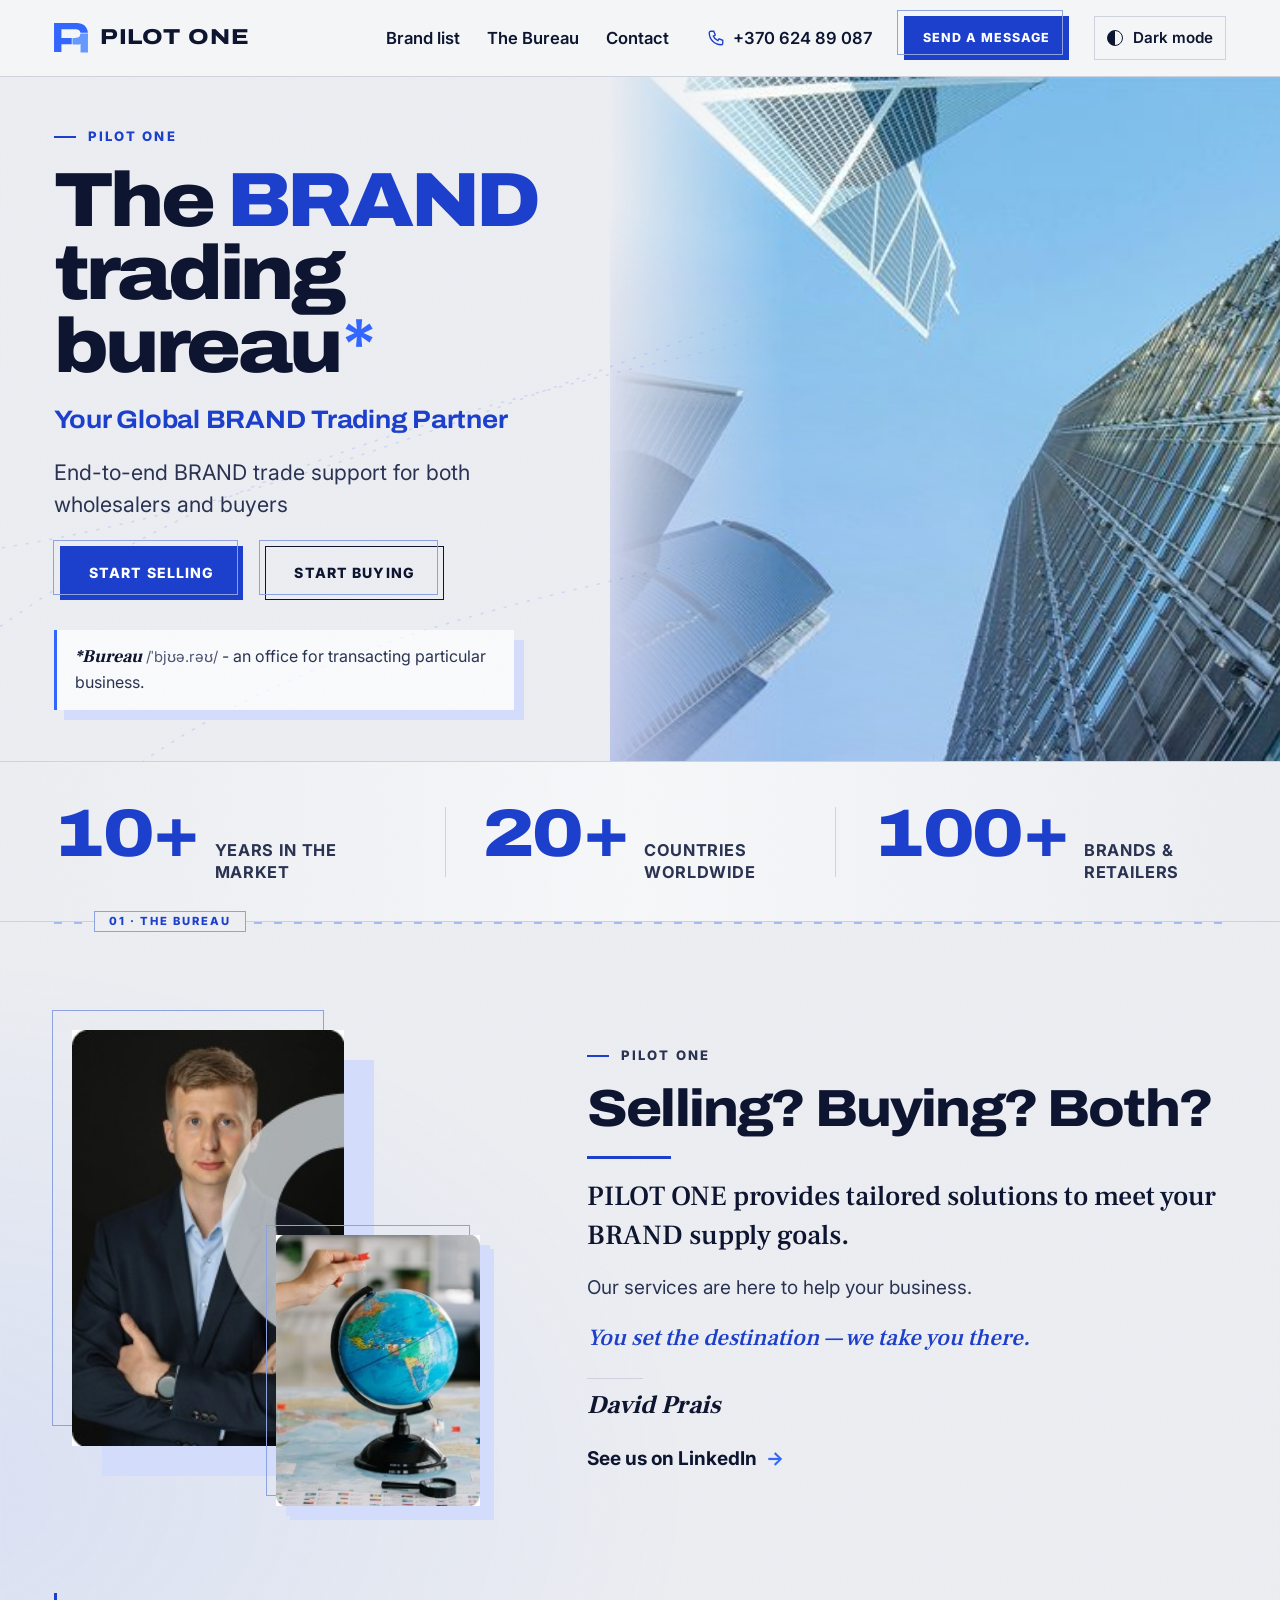
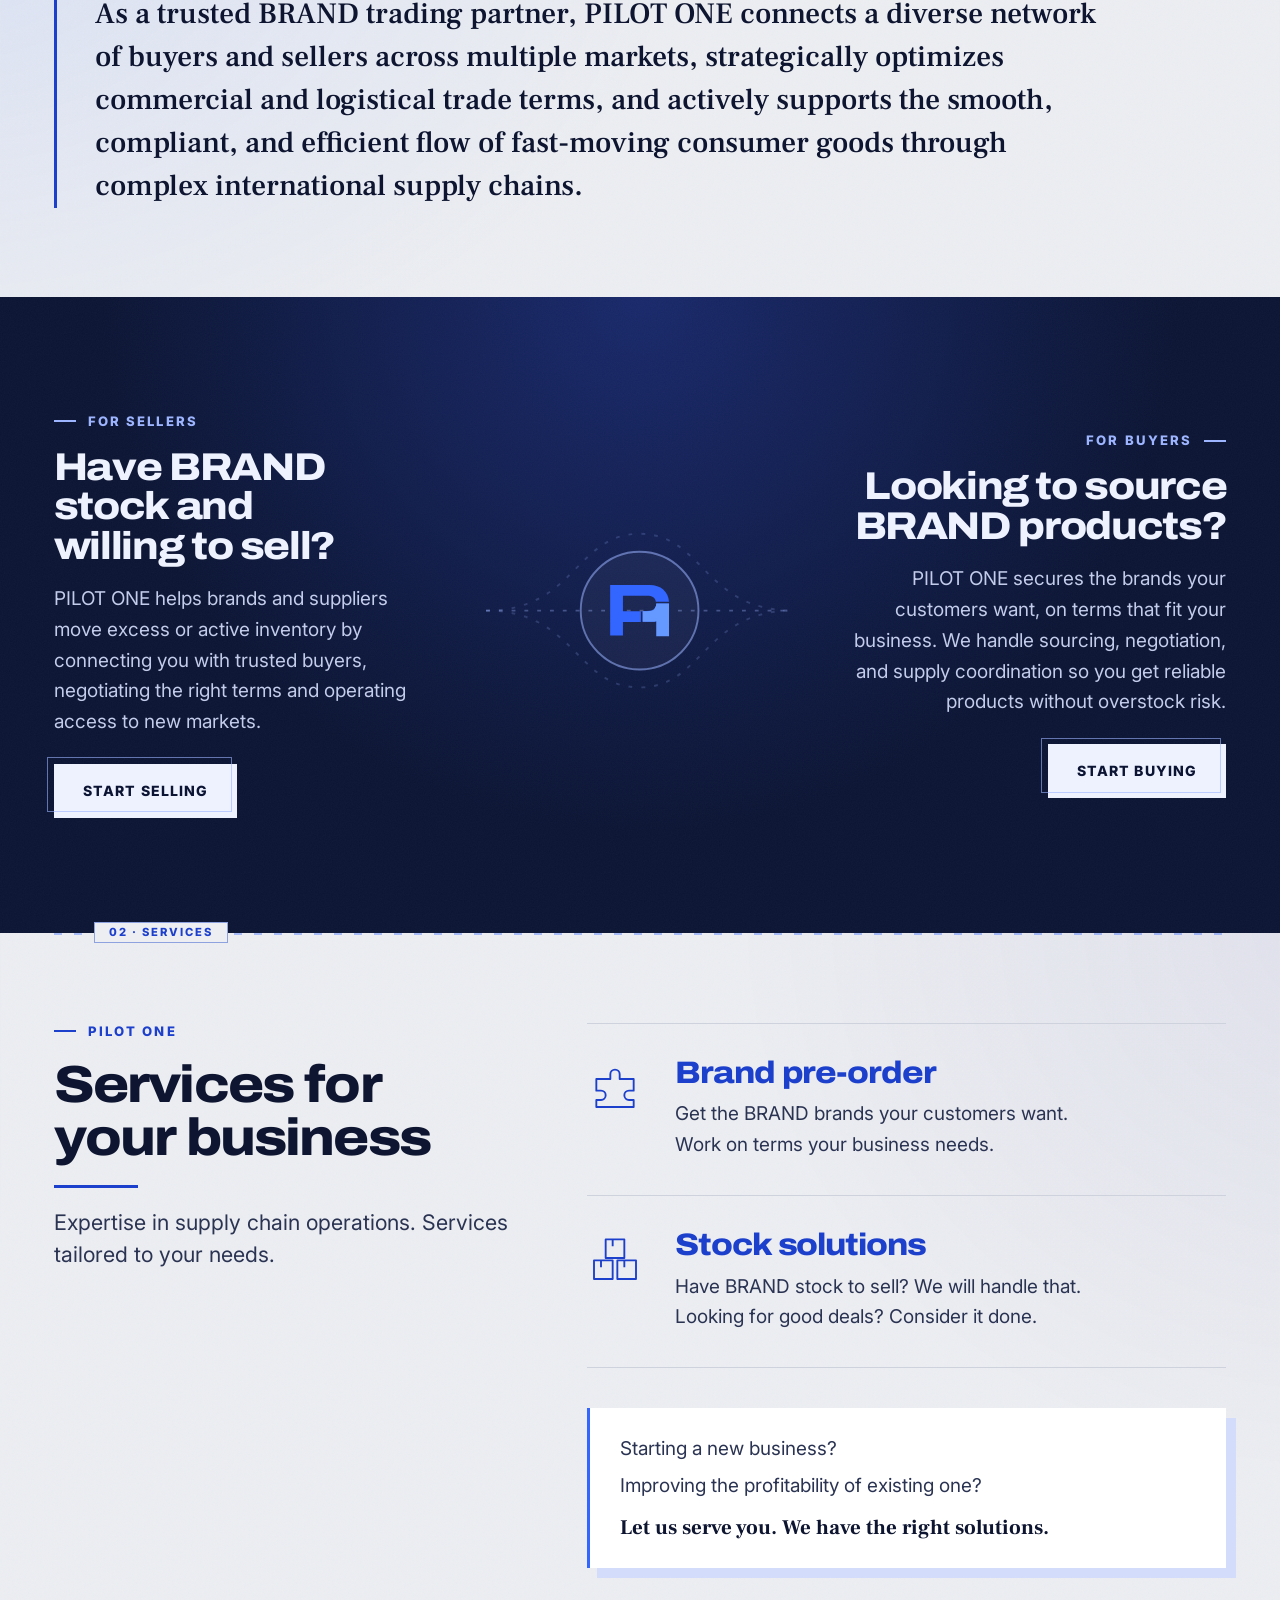
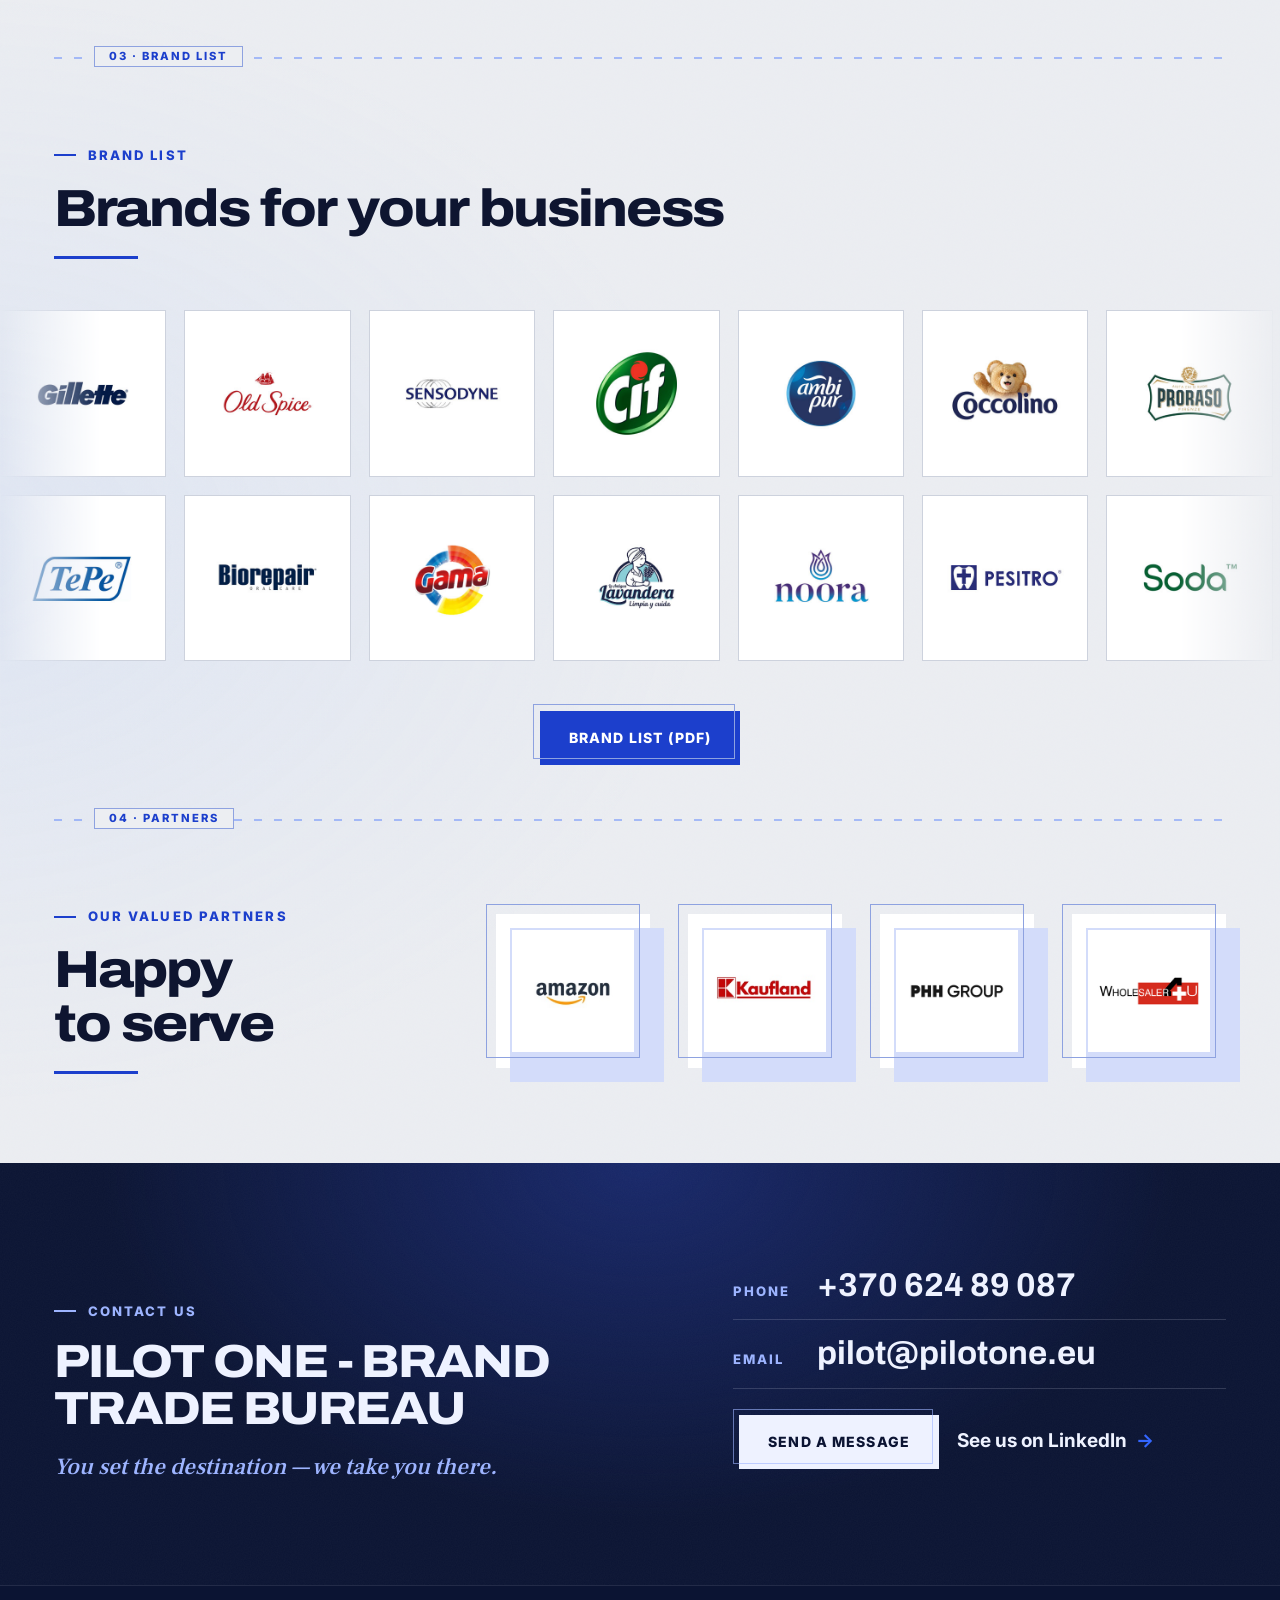
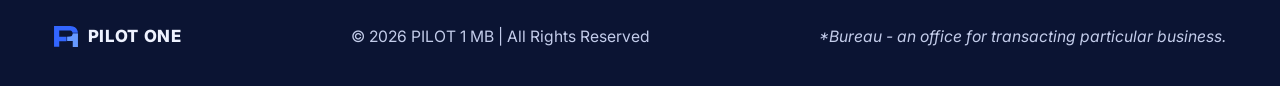
<file: b/index.html>
<!doctype html>
<html lang="en">
<head>
<meta charset="utf-8">
<meta name="viewport" content="width=device-width, initial-scale=1, viewport-fit=cover">
<title>P1-B · Pilot One | The BRAND trading bureau</title>
<meta name="description" content="PILOT ONE provides tailored solutions to meet your BRAND supply goals. You set the destination — we take you there.">
<meta name="robots" content="noindex, nofollow">
<meta name="theme-color" content="#ECEEF2" media="(prefers-color-scheme: light)">
<meta name="theme-color" content="#0A0F24" media="(prefers-color-scheme: dark)">
<link rel="icon" href="../img/p1-icon.svg" type="image/svg+xml">
<script>try{var t=localStorage.getItem('p1-theme');if(t==='light'||t==='dark')document.documentElement.setAttribute('data-theme',t)}catch(e){}</script>
<link rel="preconnect" href="https://fonts.googleapis.com">
<link rel="preconnect" href="https://fonts.gstatic.com" crossorigin>
<link rel="stylesheet" href="https://fonts.googleapis.com/css2?family=Archivo:wdth,wght@100..125,400..900&family=Frank+Ruhl+Libre:wght@500;700;900&family=Inter:wght@400..800&display=swap">
<link rel="stylesheet" href="../v/base.css"><link rel="stylesheet" href="../v/a.css"><link rel="stylesheet" href="../v/b.css">
<script src="../script.js" defer></script>
</head>
<body>
<a class="skip" href="#main">Skip to content</a>

<header class="head">
  <div class="wrap head-in">
    <a class="brand" href="#top" aria-label="PILOT ONE, home">
      <svg class="mark" viewBox="0 0 23.07 20" aria-hidden="true"><path d="M15.47,0H0V19.74H5V14.47h7V10.21H5v-6h9c1.41,0,3.52,0,3.85,2.33H23C22.72,2.57,19.73,0,15.47,0ZM18,7.23h0a2.9,2.9,0,0,1-.71,2.13L17,9.59l-.14.09a1.050,1.050,0,0,1-.21.12l-.22.1-.31.11-.15,0-.33.07-.33,0a10.71,10.71,0,0,1-1.24.05H12.7v4.25h3.09l.32,0h0l.31,0,.31,0a8.630,8.630,0,0,0,.91-.16l.29-.08A6.750,6.750,0,0,0,23,7.25v0Z" transform="translate(0.03)" class="m1"/><path d="M23,7.24V20H18V14.14l-.29.08a8.63,8.63,0,0,1-.91.16l-.31,0-.31,0h0l-.32,0H12.7V10.21h1.37a10.71,10.71,0,0,0,1.24-.05l.33,0,.33-.07.15,0,.31-.11.22-.1a1.05,1.05,0,0,0,.21-.12L17,9.59l.25-.22A2.9,2.9,0,0,0,18,7.24H23Z" transform="translate(0.03)" class="m2"/></svg>
      <span class="word">PILOT ONE</span>
    </a>
    <nav class="nav" aria-label="Main">
      <ul>
        <li><a href="#brands">Brand list</a></li>
        <li><a href="#bureau">The Bureau</a></li>
        <li><a href="#contact">Contact</a></li>
      </ul>
    </nav>
    <a class="tel" href="tel:+37062489087"><svg viewBox="0 0 24 24" aria-hidden="true"><path d="M5 3h4l2 5-2.5 1.5a11 11 0 0 0 6 6L16 13l5 2v4a2 2 0 0 1-2 2A16 16 0 0 1 3 5a2 2 0 0 1 2-2z"/></svg><span>+370 624 89 087</span></a>
    <a class="btn small" href="mailto:pilot@pilotone.eu">Send a message</a>
    <button class="tbtn" id="theme-btn" type="button" aria-pressed="false"><span class="dot" aria-hidden="true"></span><span class="tl">Dark mode</span></button>
  </div>
</header>

<main id="main" tabindex="-1">
  <span id="top"></span>

  <!-- HERO: the name and the promise, the two ways in (sell, buy), their own definition of "bureau" -->
  <section class="hero" aria-labelledby="hero-h">
    <svg class="routes" viewBox="0 0 900 600" preserveAspectRatio="none" aria-hidden="true"><path d="M-40 520 C 180 300, 420 260, 960 120"/><path d="M-40 420 C 240 380, 520 180, 960 40"/><path d="M60 640 C 260 420, 640 420, 960 300"/></svg>
    <div class="hero-copy">
      <p class="eyebrow">PILOT ONE</p>
      <h1 id="hero-h">The <span class="hi">BRAND</span> trading bureau<a class="ast" href="#bureau-def" aria-label="What a bureau is">*</a></h1>
      <p class="sub">Your Global BRAND Trading Partner</p>
      <p class="lead">End-to-end BRAND trade support for both wholesalers and buyers</p>
      <div class="actions">
        <a class="btn" href="#sellers">START SELLING</a>
        <a class="btn ghost" href="#buyers">START BUYING</a>
      </div>
      <p class="def" id="bureau-def"><span class="w">*Bureau</span> <span class="ipa">/ˈbjʊə.rəʊ/</span> <span class="m">- an office for transacting particular business.</span></p>
    </div>
    <figure class="hero-photo"><img src="../img/glass-towers.jpg" srcset="../img/glass-towers-960.jpg 960w, ../img/glass-towers.jpg 1920w" sizes="(max-width: 1080px) 100vw, 55vw" width="1920" height="775" alt="Glass office towers seen from below against a blue sky" fetchpriority="high"></figure>
  </section>

  <!-- FACTS: their own three numbers -->
  <section class="facts" aria-label="PILOT ONE in numbers">
    <ul class="wrap">
      <li><span class="n" data-count="10">10+</span><span class="k">years in the market</span></li>
      <li><span class="n" data-count="20">20+</span><span class="k">countries worldwide</span></li>
      <li><span class="n" data-count="100">100+</span><span class="k">brands &amp; retailers</span></li>
    </ul>
  </section>

  <!-- THE BUREAU: David's note, his photo, the work in one paragraph -->
  <section class="sec bureau" id="bureau" data-route="01 · The Bureau" aria-labelledby="bureau-h">
    <div class="wrap split">
      <div class="photos">
        <figure class="depth lg p-david"><img src="../img/david-prais.jpg" width="200" height="306" alt="David Prais of PILOT ONE" loading="lazy"></figure>
        <figure class="depth sm p-globe"><img src="../img/globe-map.jpg" width="200" height="266" alt="A hand pinning a destination on a globe" loading="lazy"></figure>
      </div>
      <div class="note">
        <p class="eyebrow">PILOT ONE</p>
        <h2 id="bureau-h">Selling? Buying? Both?</h2>
        <p class="big">PILOT ONE provides tailored solutions to meet your BRAND supply goals.</p>
        <p>Our services are here to help your business.</p>
        <p class="dest">You set the destination — we take you there.</p>
        <p class="sign">David Prais</p>
        <a class="more" href="https://www.linkedin.com/in/davidprais/" target="_blank" rel="noopener">See us on LinkedIn</a>
      </div>
    </div>
    <div class="wrap">
      <p class="statement">As a trusted BRAND trading partner, PILOT ONE connects a diverse network of buyers and sellers across multiple markets, strategically optimizes commercial and logistical trade terms, and actively supports the smooth, compliant, and efficient flow of fast-moving consumer goods through complex international supply chains.</p>
    </div>
  </section>

  <!-- THE MOMENT: sellers on one side, buyers on the other, goods flowing through PILOT ONE -->
  <section class="band flow" aria-label="For sellers and for buyers">
    <div class="wrap flow-grid">
      <article class="side" id="sellers">
        <p class="eyebrow">For Sellers</p>
        <h2>Have BRAND stock and willing to sell?</h2>
        <p>PILOT ONE helps brands and suppliers move excess or active inventory by connecting you with trusted buyers, negotiating the right terms and operating access to new markets.</p>
        <a class="btn light" href="mailto:pilot@pilotone.eu?subject=Selling%20BRAND%20stock">START SELLING</a>
      </article>
      <div class="hub" aria-hidden="true">
        <svg viewBox="0 0 240 240">
          <path class="track" d="M0 120 H240"/>
          <path class="track t2" d="M0 120 C 70 120, 70 60, 120 60 S 170 120, 240 120"/>
          <path class="track t2" d="M0 120 C 70 120, 70 180, 120 180 S 170 120, 240 120"/>
          <circle class="ring" cx="120" cy="120" r="46"/>
          <g transform="translate(97 100) scale(2)"><path class="m1" d="M15.47,0H0V19.74H5V14.47h7V10.21H5v-6h9c1.41,0,3.52,0,3.85,2.33H23C22.72,2.57,19.73,0,15.47,0ZM18,7.23h0a2.9,2.9,0,0,1-.71,2.13L17,9.59l-.14.09a1.05,1.05,0,0,1-.21.12l-.22.1-.31.11-.15,0-.33.07-.33,0a10.71,10.71,0,0,1-1.24.05H12.7v4.25h3.09l.32,0h0l.31,0,.31,0a8.63,8.63,0,0,0,.91-.16l.29-.08A6.75,6.75,0,0,0,23,7.25v0Z"/><path class="m2" d="M23,7.24V20H18V14.14l-.29.08a8.63,8.63,0,0,1-.91.16l-.31,0-.31,0h0l-.32,0H12.7V10.21h1.37a10.71,10.71,0,0,0,1.24-.05l.33,0,.33-.07.15,0,.31-.11.22-.1a1.05,1.05,0,0,0,.21-.12L17,9.59l.25-.22A2.9,2.9,0,0,0,18,7.24H23Z"/></g>
          <rect class="box b1" x="-6" y="-6" width="12" height="12"/><rect class="box b2" x="-6" y="-6" width="12" height="12"/><rect class="box b3" x="-6" y="-6" width="12" height="12"/>
        </svg>
      </div>
      <article class="side" id="buyers">
        <p class="eyebrow">For Buyers</p>
        <h2>Looking to source BRAND products?</h2>
        <p>PILOT ONE secures the brands your customers want, on terms that fit your business. We handle sourcing, negotiation, and supply coordination so you get reliable products without overstock risk.</p>
        <a class="btn light" href="mailto:pilot@pilotone.eu?subject=Sourcing%20BRAND%20products">START BUYING</a>
      </article>
    </div>
  </section>

  <!-- SERVICES: the two services, then who they are for -->
  <section class="sec services" id="services" data-route="02 · Services" aria-labelledby="svc-h">
    <div class="wrap svc-grid">
      <div class="svc-head">
        <p class="eyebrow">PILOT ONE</p>
        <h2 id="svc-h">Services for your business</h2>
        <p class="lead">Expertise in supply chain operations. Services tailored to your needs.</p>
      </div>
      <ul class="svc-list">
        <li>
          <svg viewBox="0 0 48 48" aria-hidden="true"><path d="M8 18h12v-4a4 4 0 1 1 8 0v4h12v10h-4a4 4 0 1 0 0 8h4v6H8V36h4a4 4 0 1 0 0-8H8z"/></svg>
          <div><h3>Brand pre-order</h3><p>Get the BRAND brands your customers want.</p><p>Work on terms your business needs.</p></div>
        </li>
        <li>
          <svg viewBox="0 0 48 48" aria-hidden="true"><path d="M6 26h16v16H6zM26 26h16v16H26zM16 8h16v16H16z"/><path d="M12 26v6M32 26v6M22 8v6"/></svg>
          <div><h3>Stock solutions</h3><p>Have BRAND stock to sell? We will handle that.</p><p>Looking for good deals? Consider it done.</p></div>
        </li>
      </ul>
      <aside class="start">
        <p>Starting a new business?</p>
        <p>Improving the profitability of existing one?</p>
        <p class="strong">Let us serve you. We have the right solutions.</p>
      </aside>
    </div>
  </section>

  <!-- BRANDS: the brand list as two slow, opposite rails of logos -->
  <section class="sec brands" id="brands" data-route="03 · Brand list" aria-labelledby="brands-h">
    <div class="wrap">
      <p class="eyebrow">Brand list</p>
      <h2 id="brands-h">Brands for your business</h2>
    </div>
    <div class="marquee" data-marquee>
      <ul class="row r1">
        <li><img src="../img/brand-gillette.jpg" alt="Gillette" width="300" height="300" loading="lazy"></li>
        <li><img src="../img/brand-oldspice.jpg" alt="Old Spice" width="300" height="300" loading="lazy"></li>
        <li><img src="../img/brand-sensodyne.jpg" alt="Sensodyne" width="300" height="300" loading="lazy"></li>
        <li><img src="../img/brand-cif.jpg" alt="Cif" width="300" height="300" loading="lazy"></li>
        <li><img src="../img/brand-ambipur.jpg" alt="Ambi Pur" width="300" height="300" loading="lazy"></li>
        <li><img src="../img/brand-coccolino.jpg" alt="Coccolino" width="300" height="300" loading="lazy"></li>
        <li><img src="../img/brand-proraso.jpg" alt="Proraso" width="300" height="300" loading="lazy"></li>
        <li><img src="../img/brand-wahl.jpg" alt="Wahl Professional" width="300" height="300" loading="lazy"></li>
      </ul>
      <ul class="row r2">
        <li><img src="../img/brand-tepe.jpg" alt="TePe" width="300" height="300" loading="lazy"></li>
        <li><img src="../img/brand-biorepair.jpg" alt="Biorepair" width="300" height="300" loading="lazy"></li>
        <li><img src="../img/brand-gama.jpg" alt="Gama" width="300" height="300" loading="lazy"></li>
        <li><img src="../img/brand-lavandera.jpg" alt="La Antigua Lavandera" width="300" height="300" loading="lazy"></li>
        <li><img src="../img/brand-noora.jpg" alt="Noora" width="300" height="300" loading="lazy"></li>
        <li><img src="../img/brand-pesitro.jpg" alt="Pesitro" width="300" height="300" loading="lazy"></li>
        <li><img src="../img/brand-biosoda.jpg" alt="Soda" width="300" height="300" loading="lazy"></li>
      </ul>
      <p class="brandlist" style="margin-top:2rem;text-align:center"><a class="btn" href="https://pilotone.eu/wp-content/uploads/2026/06/PILOT_ONE_Brand_List.pdf" target="_blank" rel="noopener">Brand list (PDF)</a></p>
    </div>
  </section>

  <!-- PARTNERS -->
  <section class="sec partners" id="partners" data-route="04 · Partners" aria-labelledby="partners-h">
    <div class="wrap partners-in">
      <div>
        <p class="eyebrow">Our valued Partners</p>
        <h2 id="partners-h">Happy to serve</h2>
      </div>
      <ul class="plogos">
        <li class="depth sm"><img src="../img/amazon_small.jpg" alt="Amazon" width="300" height="300" loading="lazy"></li>
        <li class="depth sm"><img src="../img/kaufland_small.jpg" alt="Kaufland" width="300" height="300" loading="lazy"></li>
        <li class="depth sm"><img src="../img/phh_small.jpg" alt="PHH Group" width="300" height="300" loading="lazy"></li>
        <li class="depth sm"><img src="../img/w4u_small.jpg" alt="Wholesaler4U" width="300" height="300" loading="lazy"></li>
      </ul>
    </div>
  </section>

  <!-- CONTACT -->
  <section class="band contact" id="contact" aria-labelledby="contact-h">
    <div class="wrap contact-in">
      <div>
        <p class="eyebrow">CONTACT US</p>
        <h2 id="contact-h">PILOT ONE - BRAND TRADE BUREAU</h2>
        <p class="dest">You set the destination — we take you there.</p>
      </div>
      <dl class="reach">
        <div><dt>Phone</dt><dd><a href="tel:+37062489087">+370 624 89 087</a></dd></div>
        <div><dt>Email</dt><dd><a href="mailto:pilot@pilotone.eu">pilot@pilotone.eu</a></dd></div>
        <div class="actions"><a class="btn light" href="mailto:pilot@pilotone.eu">Send a message</a><a class="more light" href="https://www.linkedin.com/in/davidprais/" target="_blank" rel="noopener">See us on LinkedIn</a></div>
      </dl>
    </div>
  </section>
</main>
<nav class="quick" aria-label="Quick actions">
  <a href="tel:+37062489087" aria-label="Call +370 624 89 087"><svg viewBox="0 0 24 24" aria-hidden="true"><path d="M5 3h4l2 5-2.5 1.5a11 11 0 0 0 6 6L16 13l5 2v4a2 2 0 0 1-2 2A16 16 0 0 1 3 5a2 2 0 0 1 2-2z"/></svg>Call</a>
  <a href="#brands"><svg viewBox="0 0 24 24" aria-hidden="true"><path d="M4 5h7v7H4zM13 5h7v7h-7zM4 14h7v6H4zM13 14h7v6h-7z"/></svg>Brand list</a>
  <a class="primary" href="mailto:pilot@pilotone.eu"><svg viewBox="0 0 24 24" aria-hidden="true"><path d="M3 6h18v12H3zM3 6l9 7 9-7"/></svg>Send a message</a>
</nav>

<footer class="foot">
  <div class="wrap foot-in">
    <span class="brand foot-brand"><img class="mark" src="../img/p1-icon.svg" alt="" width="23" height="20">PILOT ONE</span>
    <p>© 2026 PILOT 1 MB | All Rights Reserved</p>
    <p class="fdef">*Bureau - an office for transacting particular business.</p>
  </div>
</footer>
</body>
</html>
</file>
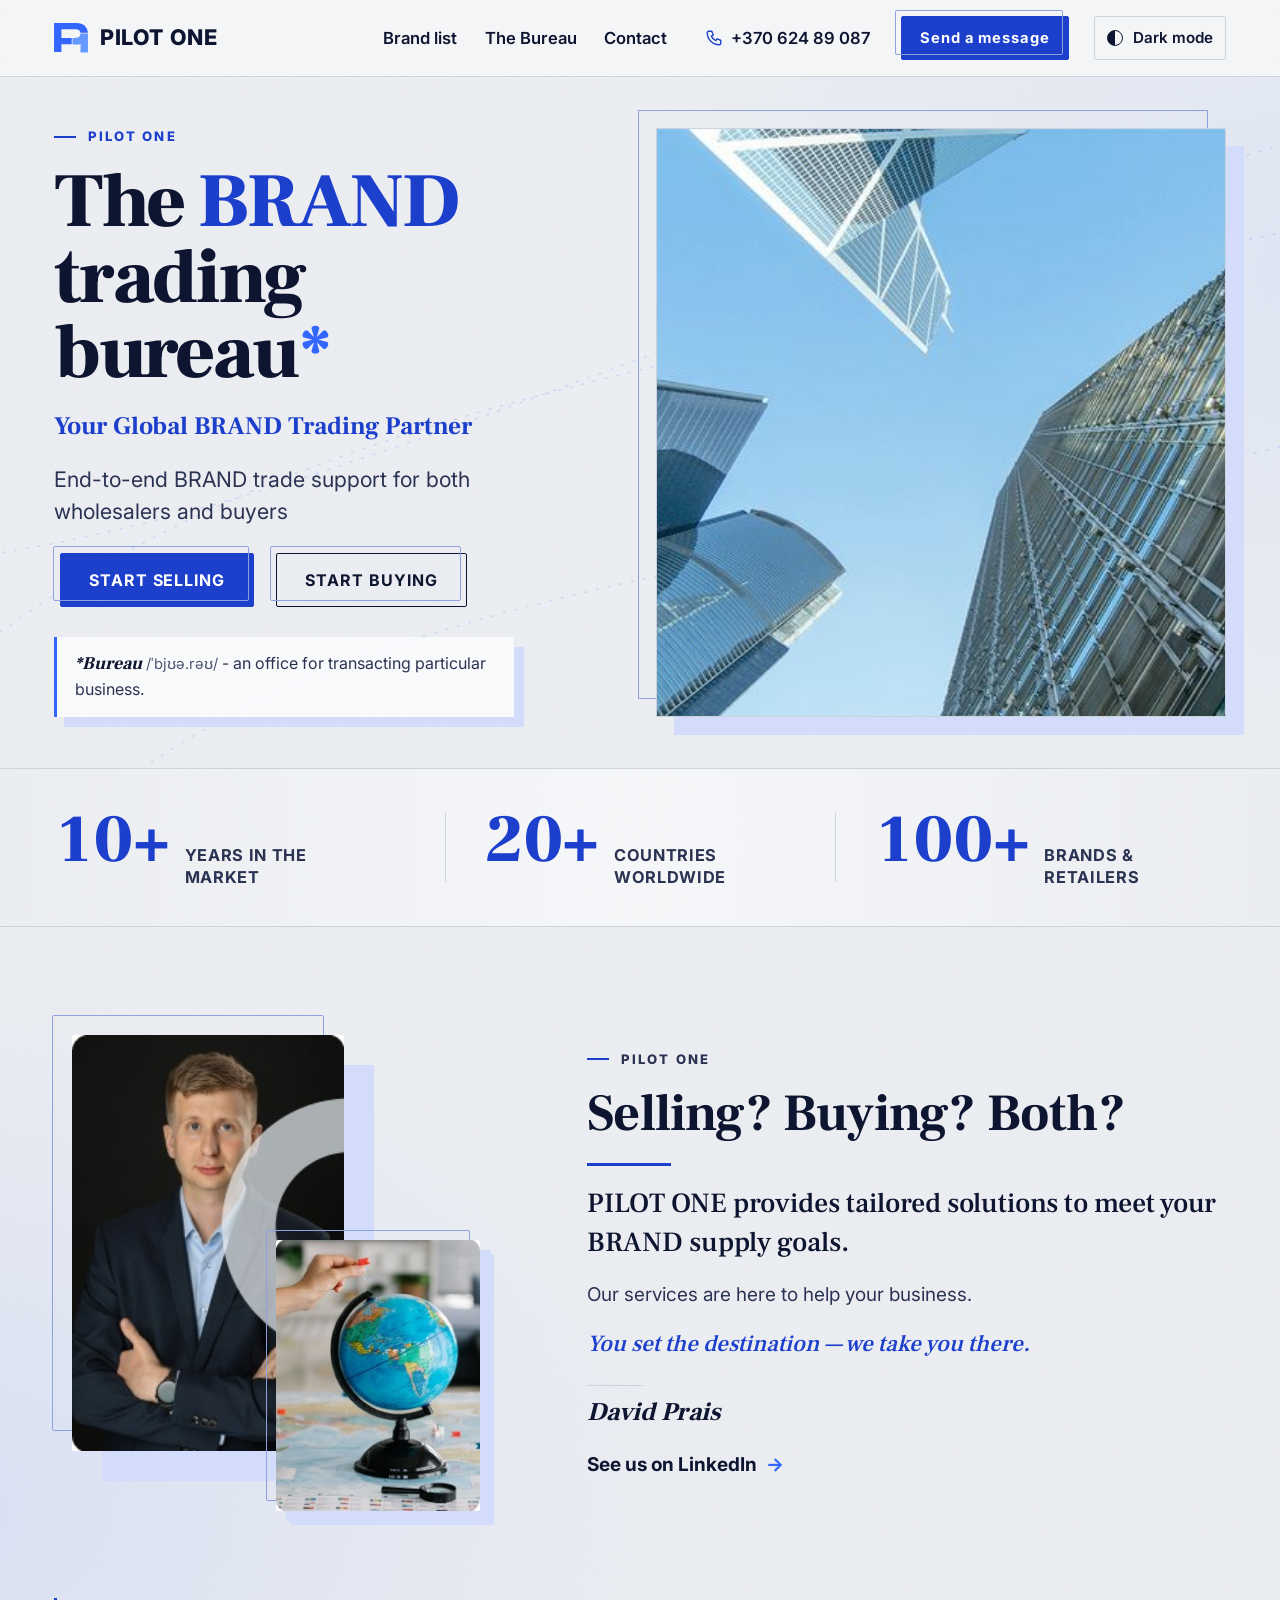
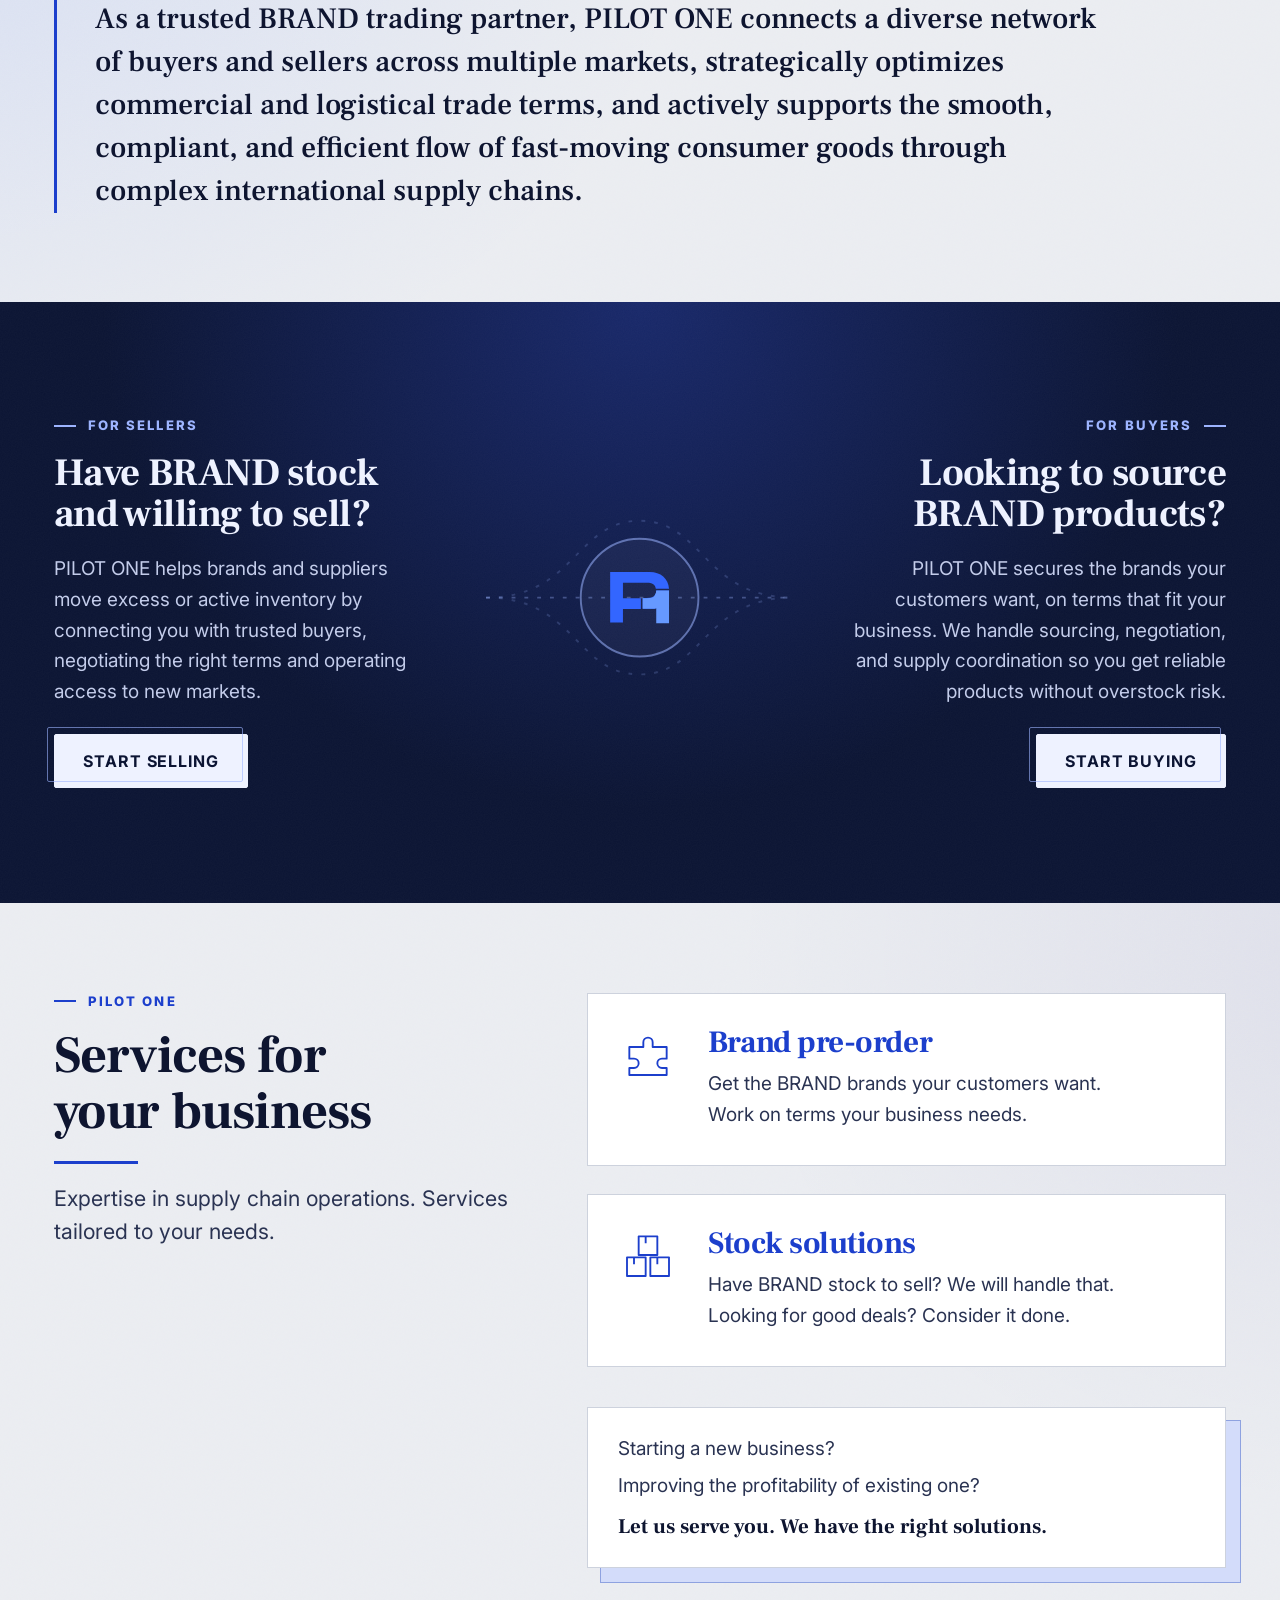
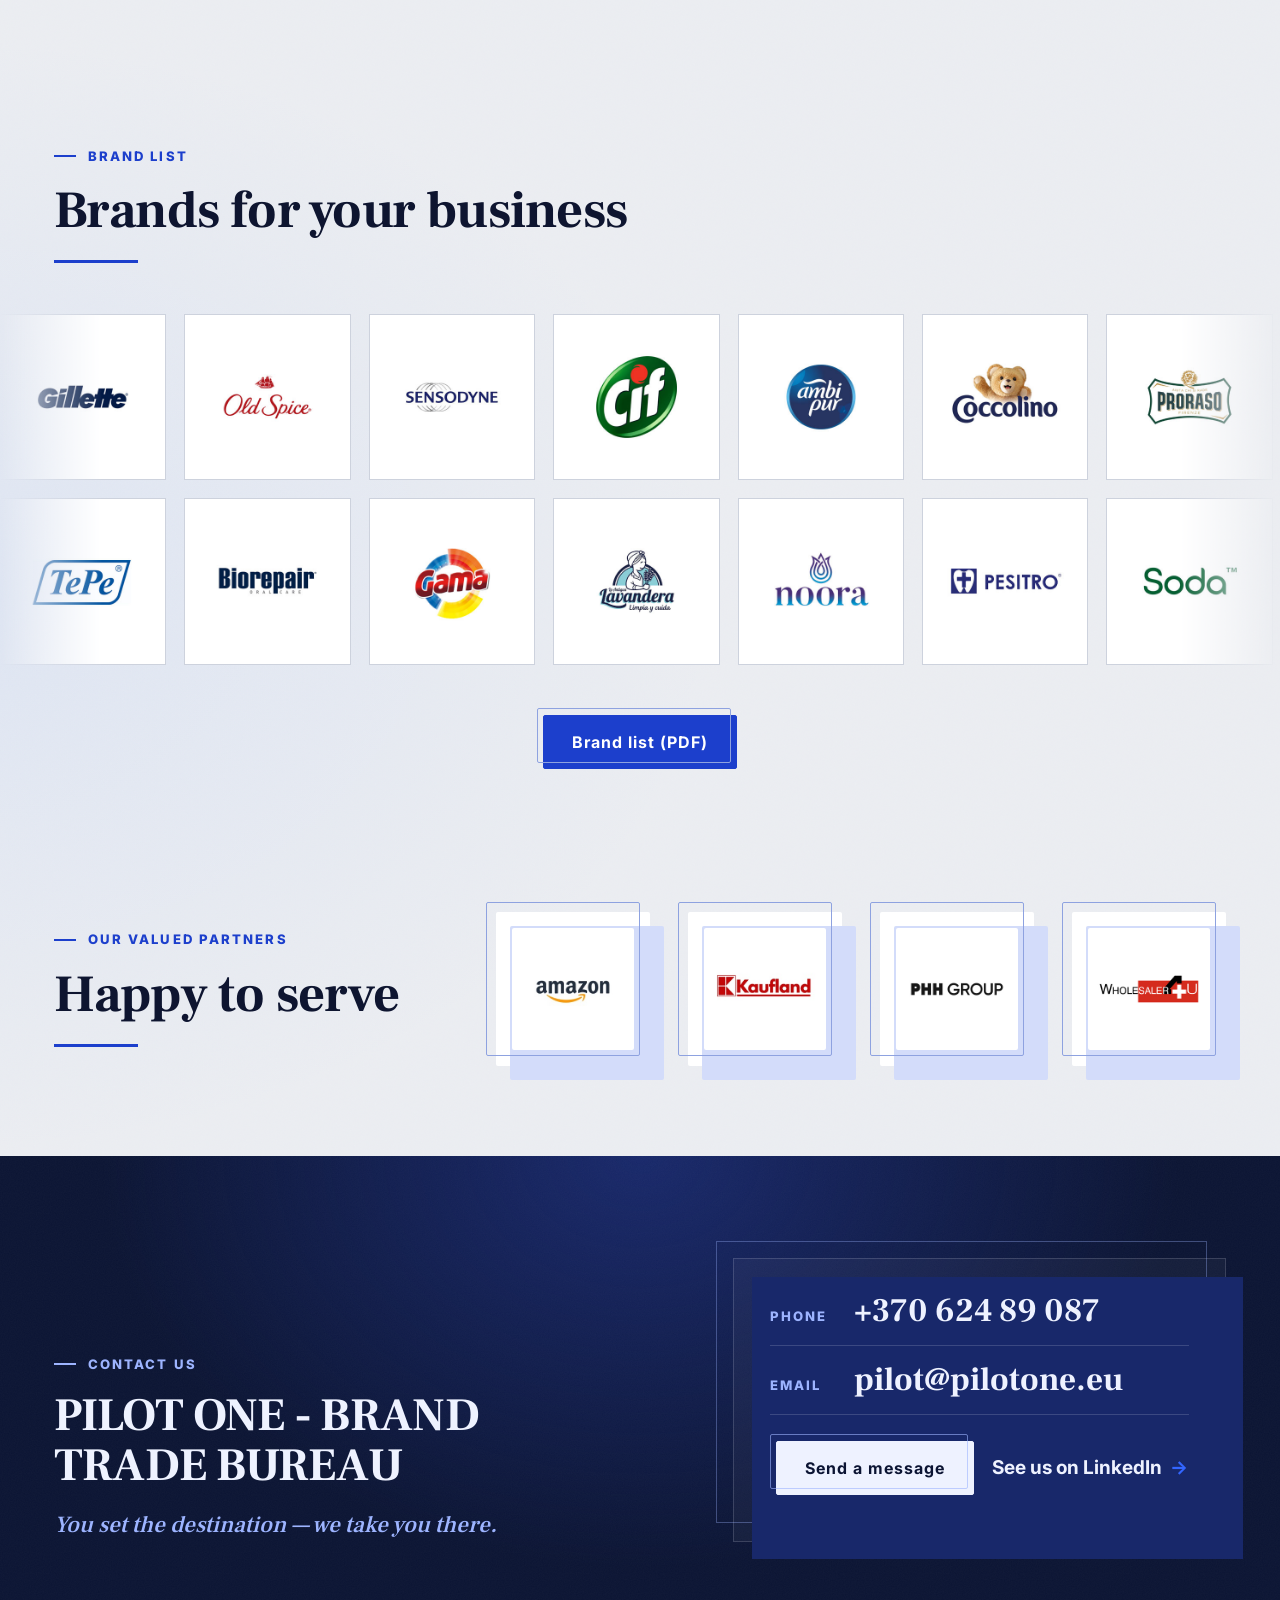
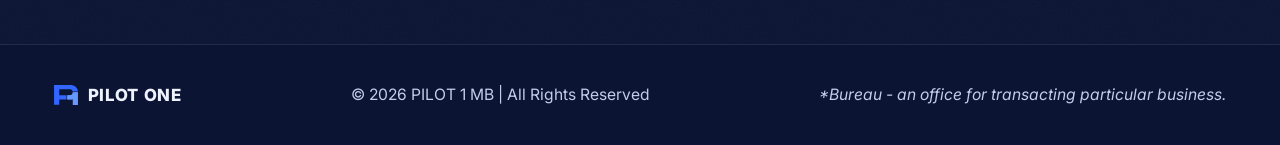
<file: c/index.html>
<!doctype html>
<html lang="en">
<head>
<meta charset="utf-8">
<meta name="viewport" content="width=device-width, initial-scale=1, viewport-fit=cover">
<title>P1-C · Pilot One | The BRAND trading bureau</title>
<meta name="description" content="PILOT ONE provides tailored solutions to meet your BRAND supply goals. You set the destination — we take you there.">
<meta name="robots" content="noindex, nofollow">
<meta name="theme-color" content="#ECEEF2" media="(prefers-color-scheme: light)">
<meta name="theme-color" content="#0A0F24" media="(prefers-color-scheme: dark)">
<link rel="icon" href="../img/p1-icon.svg" type="image/svg+xml">
<script>try{var t=localStorage.getItem('p1-theme');if(t==='light'||t==='dark')document.documentElement.setAttribute('data-theme',t)}catch(e){}</script>
<link rel="preconnect" href="https://fonts.googleapis.com">
<link rel="preconnect" href="https://fonts.gstatic.com" crossorigin>
<link rel="stylesheet" href="https://fonts.googleapis.com/css2?family=Frank+Ruhl+Libre:wght@500;700;900&family=Inter:wght@400..800&display=swap">
<link rel="stylesheet" href="../v/base.css"><link rel="stylesheet" href="../v/a.css"><link rel="stylesheet" href="../v/c.css">
<script src="../script.js" defer></script>
</head>
<body>
<a class="skip" href="#main">Skip to content</a>

<header class="head">
  <div class="wrap head-in">
    <a class="brand" href="#top" aria-label="PILOT ONE, home">
      <svg class="mark" viewBox="0 0 23.07 20" aria-hidden="true"><path d="M15.47,0H0V19.74H5V14.47h7V10.21H5v-6h9c1.41,0,3.52,0,3.85,2.33H23C22.72,2.57,19.73,0,15.47,0ZM18,7.23h0a2.9,2.9,0,0,1-.71,2.13L17,9.59l-.14.09a1.050,1.050,0,0,1-.21.12l-.22.1-.31.11-.15,0-.33.07-.33,0a10.71,10.71,0,0,1-1.24.05H12.7v4.25h3.09l.32,0h0l.31,0,.31,0a8.630,8.630,0,0,0,.91-.16l.29-.08A6.750,6.750,0,0,0,23,7.25v0Z" transform="translate(0.03)" class="m1"/><path d="M23,7.24V20H18V14.14l-.29.08a8.63,8.63,0,0,1-.91.16l-.31,0-.31,0h0l-.32,0H12.7V10.21h1.37a10.71,10.71,0,0,0,1.24-.05l.33,0,.33-.07.15,0,.31-.11.22-.1a1.05,1.05,0,0,0,.21-.12L17,9.59l.25-.22A2.9,2.9,0,0,0,18,7.24H23Z" transform="translate(0.03)" class="m2"/></svg>
      <span class="word">PILOT ONE</span>
    </a>
    <nav class="nav" aria-label="Main">
      <ul>
        <li><a href="#brands">Brand list</a></li>
        <li><a href="#bureau">The Bureau</a></li>
        <li><a href="#contact">Contact</a></li>
      </ul>
    </nav>
    <a class="tel" href="tel:+37062489087"><svg viewBox="0 0 24 24" aria-hidden="true"><path d="M5 3h4l2 5-2.5 1.5a11 11 0 0 0 6 6L16 13l5 2v4a2 2 0 0 1-2 2A16 16 0 0 1 3 5a2 2 0 0 1 2-2z"/></svg><span>+370 624 89 087</span></a>
    <a class="btn small" href="mailto:pilot@pilotone.eu">Send a message</a>
    <button class="tbtn" id="theme-btn" type="button" aria-pressed="false"><span class="dot" aria-hidden="true"></span><span class="tl">Dark mode</span></button>
  </div>
</header>

<main id="main" tabindex="-1">
  <span id="top"></span>

  <!-- HERO: the name and the promise, the two ways in (sell, buy), their own definition of "bureau" -->
  <section class="hero" aria-labelledby="hero-h">
    <svg class="routes" viewBox="0 0 900 600" preserveAspectRatio="none" aria-hidden="true"><path d="M-40 520 C 180 300, 420 260, 960 120"/><path d="M-40 420 C 240 380, 520 180, 960 40"/><path d="M60 640 C 260 420, 640 420, 960 300"/></svg>
    <div class="hero-copy">
      <p class="eyebrow">PILOT ONE</p>
      <h1 id="hero-h">The <span class="hi">BRAND</span> trading bureau<a class="ast" href="#bureau-def" aria-label="What a bureau is">*</a></h1>
      <p class="sub">Your Global BRAND Trading Partner</p>
      <p class="lead">End-to-end BRAND trade support for both wholesalers and buyers</p>
      <div class="actions">
        <a class="btn" href="#sellers">START SELLING</a>
        <a class="btn ghost" href="#buyers">START BUYING</a>
      </div>
      <p class="def" id="bureau-def"><span class="w">*Bureau</span> <span class="ipa">/ˈbjʊə.rəʊ/</span> <span class="m">- an office for transacting particular business.</span></p>
    </div>
    <figure class="hero-photo"><span class="hp-frame" aria-hidden="true"></span><img src="../img/glass-towers.jpg" srcset="../img/glass-towers-960.jpg 960w, ../img/glass-towers.jpg 1920w" sizes="(max-width: 1080px) 100vw, 55vw" width="1920" height="775" alt="Glass office towers seen from below against a blue sky" fetchpriority="high"></figure>
  </section>

  <!-- FACTS: their own three numbers -->
  <section class="facts" aria-label="PILOT ONE in numbers">
    <ul class="wrap">
      <li><span class="n" data-count="10">10+</span><span class="k">years in the market</span></li>
      <li><span class="n" data-count="20">20+</span><span class="k">countries worldwide</span></li>
      <li><span class="n" data-count="100">100+</span><span class="k">brands &amp; retailers</span></li>
    </ul>
  </section>

  <!-- THE BUREAU: David's note, his photo, the work in one paragraph -->
  <section class="sec bureau" id="bureau" aria-labelledby="bureau-h">
    <div class="wrap split">
      <div class="photos">
        <figure class="depth lg p-david"><img src="../img/david-prais.jpg" width="200" height="306" alt="David Prais of PILOT ONE" loading="lazy"></figure>
        <figure class="depth sm p-globe"><img src="../img/globe-map.jpg" width="200" height="266" alt="A hand pinning a destination on a globe" loading="lazy"></figure>
      </div>
      <div class="note">
        <p class="eyebrow">PILOT ONE</p>
        <h2 id="bureau-h">Selling? Buying? Both?</h2>
        <p class="big">PILOT ONE provides tailored solutions to meet your BRAND supply goals.</p>
        <p>Our services are here to help your business.</p>
        <p class="dest">You set the destination — we take you there.</p>
        <p class="sign">David Prais</p>
        <a class="more" href="https://www.linkedin.com/in/davidprais/" target="_blank" rel="noopener">See us on LinkedIn</a>
      </div>
    </div>
    <div class="wrap">
      <p class="statement">As a trusted BRAND trading partner, PILOT ONE connects a diverse network of buyers and sellers across multiple markets, strategically optimizes commercial and logistical trade terms, and actively supports the smooth, compliant, and efficient flow of fast-moving consumer goods through complex international supply chains.</p>
    </div>
  </section>

  <!-- THE MOMENT: sellers on one side, buyers on the other, goods flowing through PILOT ONE -->
  <section class="band flow" aria-label="For sellers and for buyers">
    <div class="wrap flow-grid">
      <article class="side" id="sellers">
        <p class="eyebrow">For Sellers</p>
        <h2>Have BRAND stock and willing to sell?</h2>
        <p>PILOT ONE helps brands and suppliers move excess or active inventory by connecting you with trusted buyers, negotiating the right terms and operating access to new markets.</p>
        <a class="btn light" href="mailto:pilot@pilotone.eu?subject=Selling%20BRAND%20stock">START SELLING</a>
      </article>
      <div class="hub" aria-hidden="true">
        <svg viewBox="0 0 240 240">
          <path class="track" d="M0 120 H240"/>
          <path class="track t2" d="M0 120 C 70 120, 70 60, 120 60 S 170 120, 240 120"/>
          <path class="track t2" d="M0 120 C 70 120, 70 180, 120 180 S 170 120, 240 120"/>
          <circle class="ring" cx="120" cy="120" r="46"/>
          <g transform="translate(97 100) scale(2)"><path class="m1" d="M15.47,0H0V19.74H5V14.47h7V10.21H5v-6h9c1.41,0,3.52,0,3.85,2.33H23C22.72,2.57,19.73,0,15.47,0ZM18,7.23h0a2.9,2.9,0,0,1-.71,2.13L17,9.59l-.14.09a1.05,1.05,0,0,1-.21.12l-.22.1-.31.11-.15,0-.33.07-.33,0a10.71,10.71,0,0,1-1.24.05H12.7v4.25h3.09l.32,0h0l.31,0,.31,0a8.63,8.63,0,0,0,.91-.16l.29-.08A6.75,6.75,0,0,0,23,7.25v0Z"/><path class="m2" d="M23,7.24V20H18V14.14l-.29.08a8.63,8.63,0,0,1-.91.16l-.31,0-.31,0h0l-.32,0H12.7V10.21h1.37a10.71,10.71,0,0,0,1.24-.05l.33,0,.33-.07.15,0,.31-.11.22-.1a1.05,1.05,0,0,0,.21-.12L17,9.59l.25-.22A2.9,2.9,0,0,0,18,7.24H23Z"/></g>
          <rect class="box b1" x="-6" y="-6" width="12" height="12"/><rect class="box b2" x="-6" y="-6" width="12" height="12"/><rect class="box b3" x="-6" y="-6" width="12" height="12"/>
        </svg>
      </div>
      <article class="side" id="buyers">
        <p class="eyebrow">For Buyers</p>
        <h2>Looking to source BRAND products?</h2>
        <p>PILOT ONE secures the brands your customers want, on terms that fit your business. We handle sourcing, negotiation, and supply coordination so you get reliable products without overstock risk.</p>
        <a class="btn light" href="mailto:pilot@pilotone.eu?subject=Sourcing%20BRAND%20products">START BUYING</a>
      </article>
    </div>
  </section>

  <!-- SERVICES: the two services, then who they are for -->
  <section class="sec services" aria-labelledby="svc-h">
    <div class="wrap svc-grid">
      <div class="svc-head">
        <p class="eyebrow">PILOT ONE</p>
        <h2 id="svc-h">Services for your business</h2>
        <p class="lead">Expertise in supply chain operations. Services tailored to your needs.</p>
      </div>
      <ul class="svc-list">
        <li>
          <svg viewBox="0 0 48 48" aria-hidden="true"><path d="M8 18h12v-4a4 4 0 1 1 8 0v4h12v10h-4a4 4 0 1 0 0 8h4v6H8V36h4a4 4 0 1 0 0-8H8z"/></svg>
          <div><h3>Brand pre-order</h3><p>Get the BRAND brands your customers want.</p><p>Work on terms your business needs.</p></div>
        </li>
        <li>
          <svg viewBox="0 0 48 48" aria-hidden="true"><path d="M6 26h16v16H6zM26 26h16v16H26zM16 8h16v16H16z"/><path d="M12 26v6M32 26v6M22 8v6"/></svg>
          <div><h3>Stock solutions</h3><p>Have BRAND stock to sell? We will handle that.</p><p>Looking for good deals? Consider it done.</p></div>
        </li>
      </ul>
      <aside class="start">
        <p>Starting a new business?</p>
        <p>Improving the profitability of existing one?</p>
        <p class="strong">Let us serve you. We have the right solutions.</p>
      </aside>
    </div>
  </section>

  <!-- BRANDS: the brand list as two slow, opposite rails of logos -->
  <section class="sec brands" id="brands" aria-labelledby="brands-h">
    <div class="wrap">
      <p class="eyebrow">Brand list</p>
      <h2 id="brands-h">Brands for your business</h2>
    </div>
    <div class="marquee" data-marquee>
      <ul class="row r1">
        <li><img src="../img/brand-gillette.jpg" alt="Gillette" width="300" height="300" loading="lazy"></li>
        <li><img src="../img/brand-oldspice.jpg" alt="Old Spice" width="300" height="300" loading="lazy"></li>
        <li><img src="../img/brand-sensodyne.jpg" alt="Sensodyne" width="300" height="300" loading="lazy"></li>
        <li><img src="../img/brand-cif.jpg" alt="Cif" width="300" height="300" loading="lazy"></li>
        <li><img src="../img/brand-ambipur.jpg" alt="Ambi Pur" width="300" height="300" loading="lazy"></li>
        <li><img src="../img/brand-coccolino.jpg" alt="Coccolino" width="300" height="300" loading="lazy"></li>
        <li><img src="../img/brand-proraso.jpg" alt="Proraso" width="300" height="300" loading="lazy"></li>
        <li><img src="../img/brand-wahl.jpg" alt="Wahl Professional" width="300" height="300" loading="lazy"></li>
      </ul>
      <ul class="row r2">
        <li><img src="../img/brand-tepe.jpg" alt="TePe" width="300" height="300" loading="lazy"></li>
        <li><img src="../img/brand-biorepair.jpg" alt="Biorepair" width="300" height="300" loading="lazy"></li>
        <li><img src="../img/brand-gama.jpg" alt="Gama" width="300" height="300" loading="lazy"></li>
        <li><img src="../img/brand-lavandera.jpg" alt="La Antigua Lavandera" width="300" height="300" loading="lazy"></li>
        <li><img src="../img/brand-noora.jpg" alt="Noora" width="300" height="300" loading="lazy"></li>
        <li><img src="../img/brand-pesitro.jpg" alt="Pesitro" width="300" height="300" loading="lazy"></li>
        <li><img src="../img/brand-biosoda.jpg" alt="Soda" width="300" height="300" loading="lazy"></li>
      </ul>
      <p class="brandlist" style="margin-top:2rem;text-align:center"><a class="btn" href="https://pilotone.eu/wp-content/uploads/2026/06/PILOT_ONE_Brand_List.pdf" target="_blank" rel="noopener">Brand list (PDF)</a></p>
    </div>
  </section>

  <!-- PARTNERS -->
  <section class="sec partners" aria-labelledby="partners-h">
    <div class="wrap partners-in">
      <div>
        <p class="eyebrow">Our valued Partners</p>
        <h2 id="partners-h">Happy to serve</h2>
      </div>
      <ul class="plogos">
        <li class="depth sm"><img src="../img/amazon_small.jpg" alt="Amazon" width="300" height="300" loading="lazy"></li>
        <li class="depth sm"><img src="../img/kaufland_small.jpg" alt="Kaufland" width="300" height="300" loading="lazy"></li>
        <li class="depth sm"><img src="../img/phh_small.jpg" alt="PHH Group" width="300" height="300" loading="lazy"></li>
        <li class="depth sm"><img src="../img/w4u_small.jpg" alt="Wholesaler4U" width="300" height="300" loading="lazy"></li>
      </ul>
    </div>
  </section>

  <!-- CONTACT -->
  <section class="band contact" id="contact" aria-labelledby="contact-h">
    <div class="wrap contact-in">
      <div>
        <p class="eyebrow">CONTACT US</p>
        <h2 id="contact-h">PILOT ONE - BRAND TRADE BUREAU</h2>
        <p class="dest">You set the destination — we take you there.</p>
      </div>
      <dl class="reach">
        <div><dt>Phone</dt><dd><a href="tel:+37062489087">+370 624 89 087</a></dd></div>
        <div><dt>Email</dt><dd><a href="mailto:pilot@pilotone.eu">pilot@pilotone.eu</a></dd></div>
        <div class="actions"><a class="btn light" href="mailto:pilot@pilotone.eu">Send a message</a><a class="more light" href="https://www.linkedin.com/in/davidprais/" target="_blank" rel="noopener">See us on LinkedIn</a></div>
      </dl>
    </div>
  </section>
</main>
<nav class="quick" aria-label="Quick actions">
  <a href="tel:+37062489087" aria-label="Call +370 624 89 087"><svg viewBox="0 0 24 24" aria-hidden="true"><path d="M5 3h4l2 5-2.5 1.5a11 11 0 0 0 6 6L16 13l5 2v4a2 2 0 0 1-2 2A16 16 0 0 1 3 5a2 2 0 0 1 2-2z"/></svg>Call</a>
  <a href="#brands"><svg viewBox="0 0 24 24" aria-hidden="true"><path d="M4 5h7v7H4zM13 5h7v7h-7zM4 14h7v6H4zM13 14h7v6h-7z"/></svg>Brand list</a>
  <a class="primary" href="mailto:pilot@pilotone.eu"><svg viewBox="0 0 24 24" aria-hidden="true"><path d="M3 6h18v12H3zM3 6l9 7 9-7"/></svg>Send a message</a>
</nav>

<footer class="foot">
  <div class="wrap foot-in">
    <span class="brand foot-brand"><img class="mark" src="../img/p1-icon.svg" alt="" width="23" height="20">PILOT ONE</span>
    <p>© 2026 PILOT 1 MB | All Rights Reserved</p>
    <p class="fdef">*Bureau - an office for transacting particular business.</p>
  </div>
</footer>
</body>
</html>
</file>
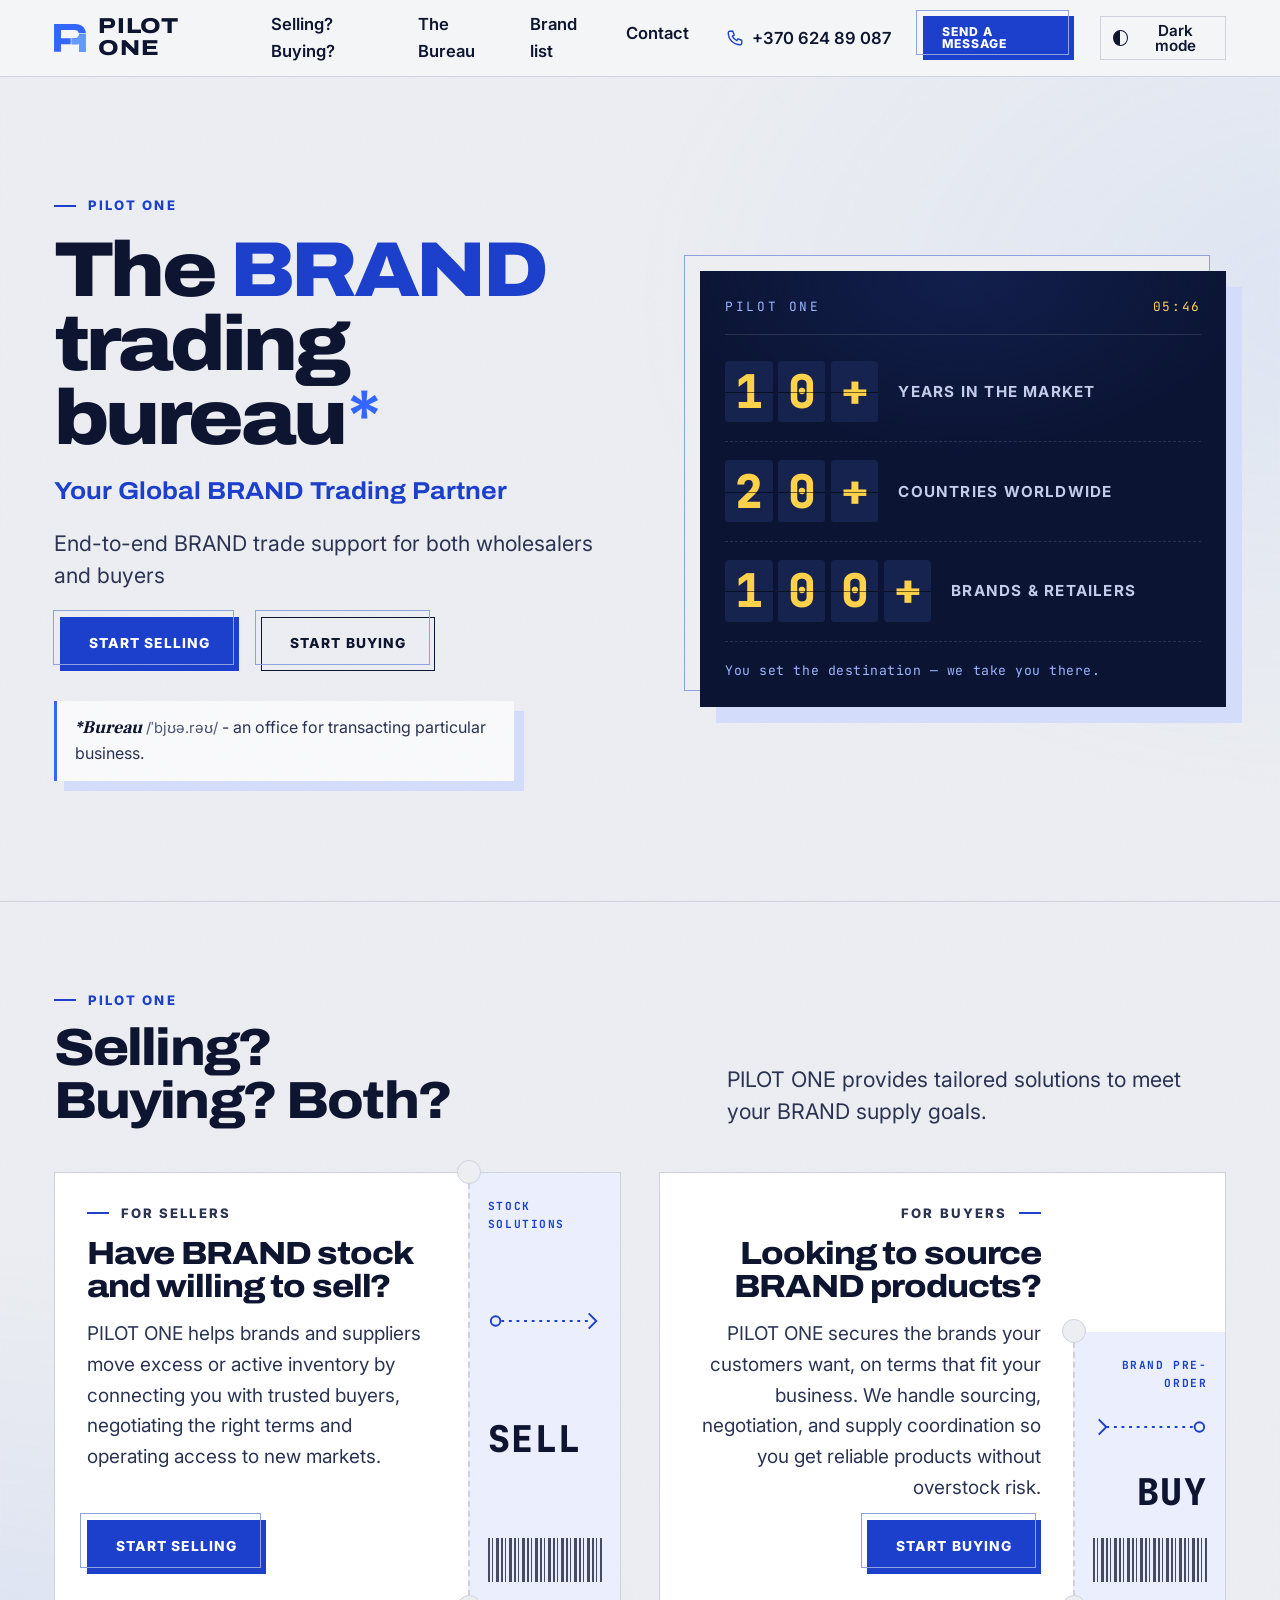
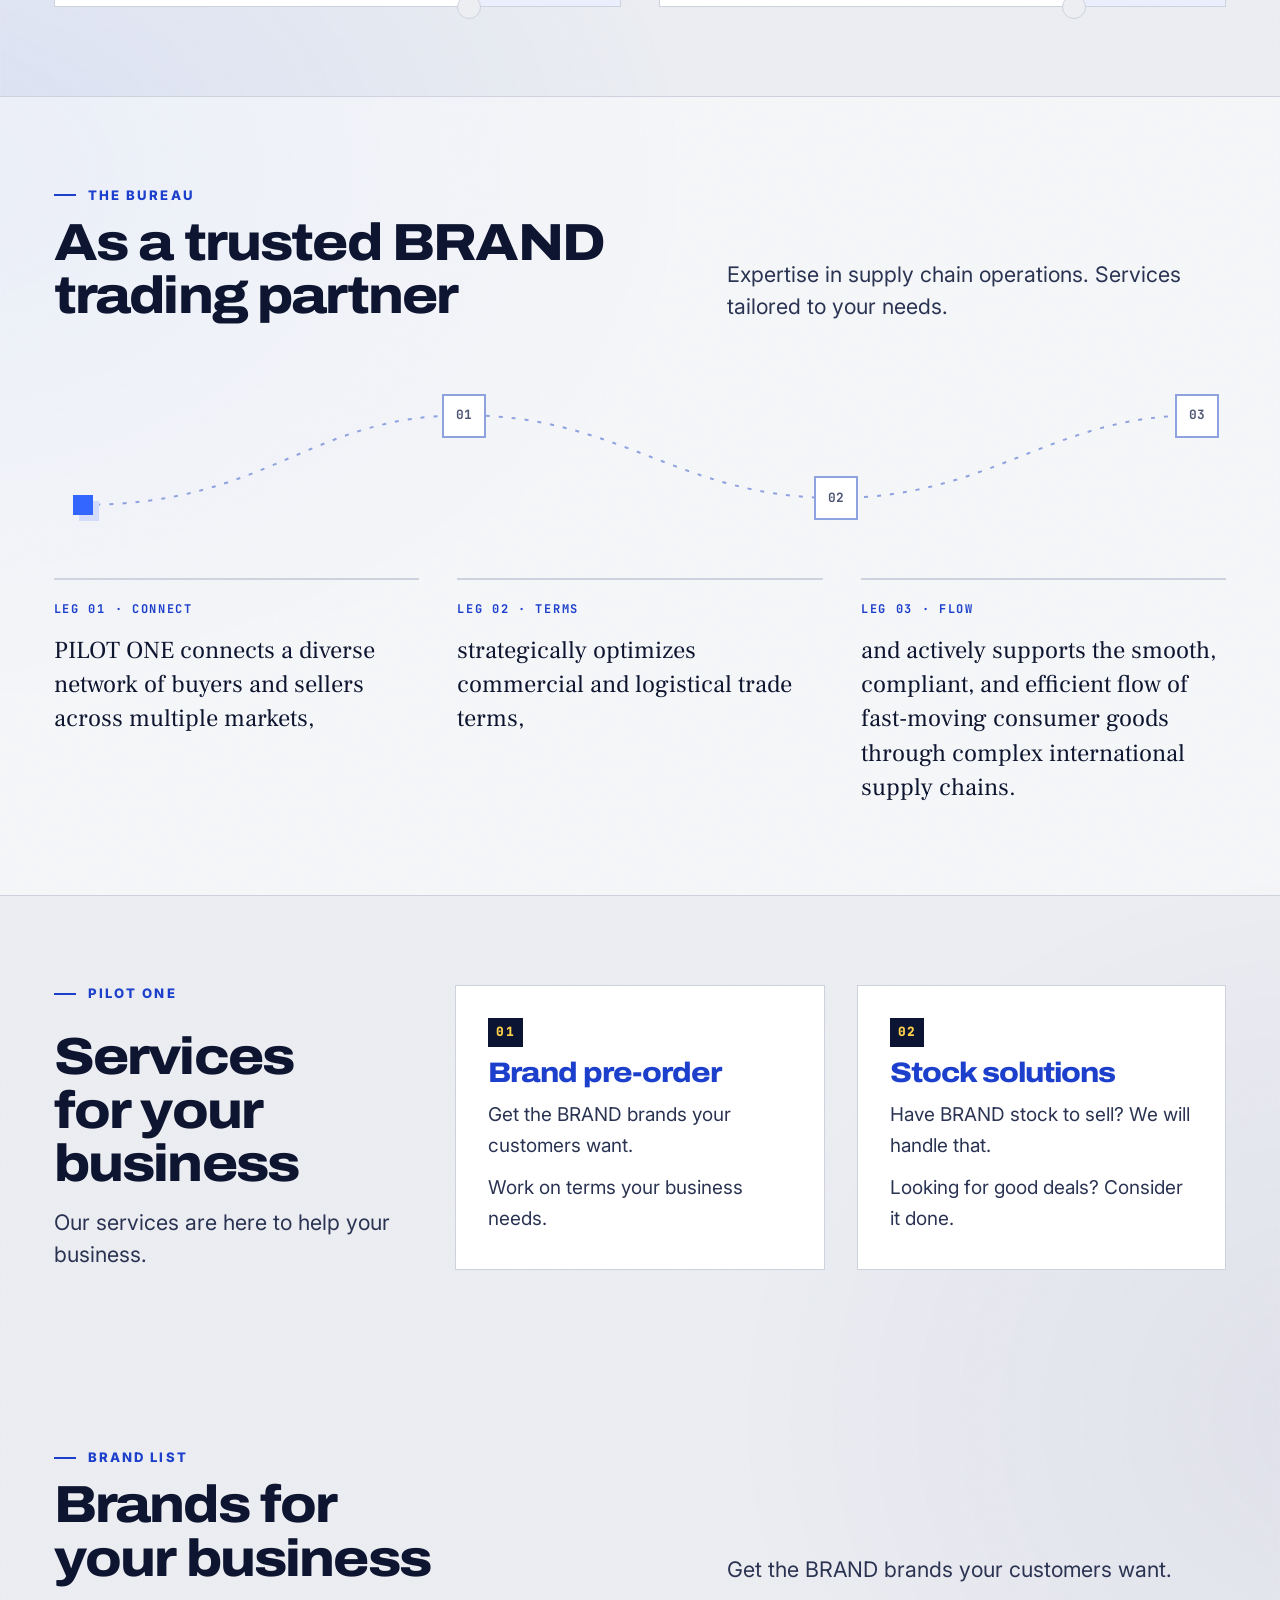
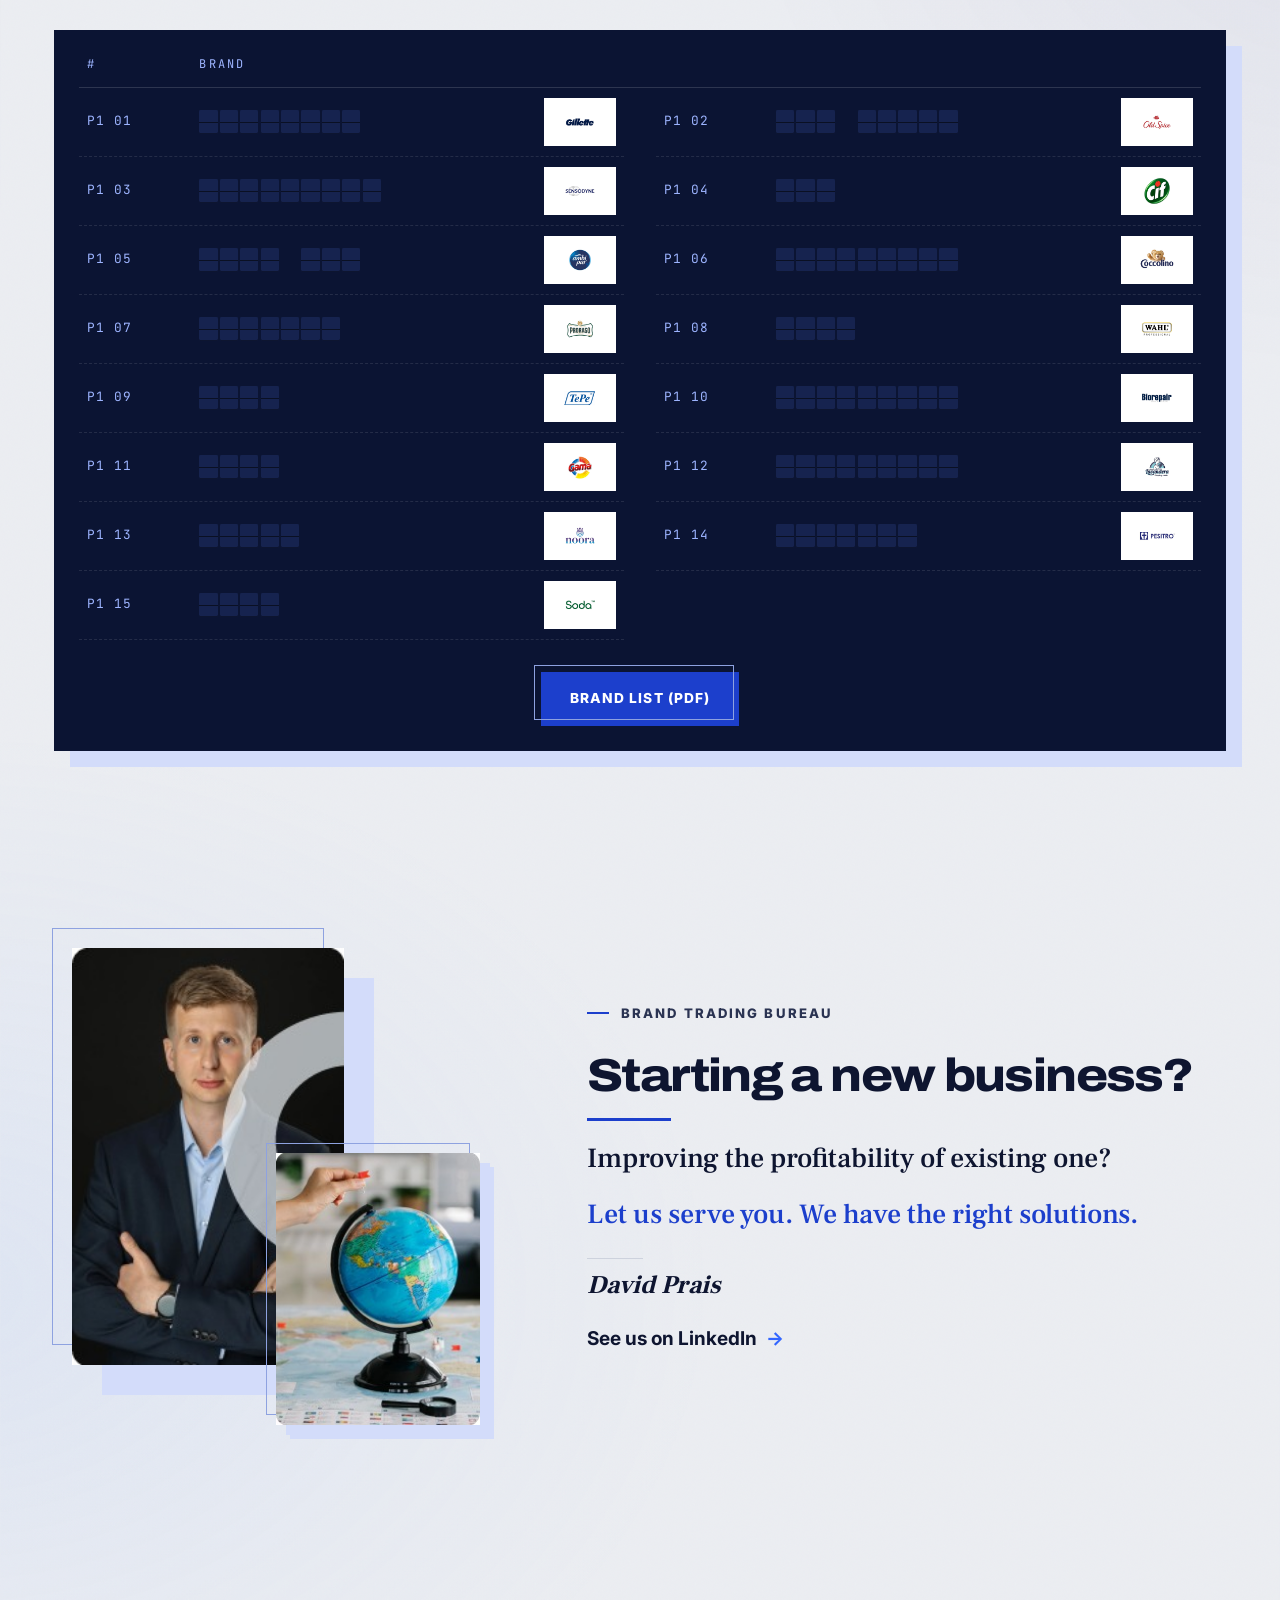
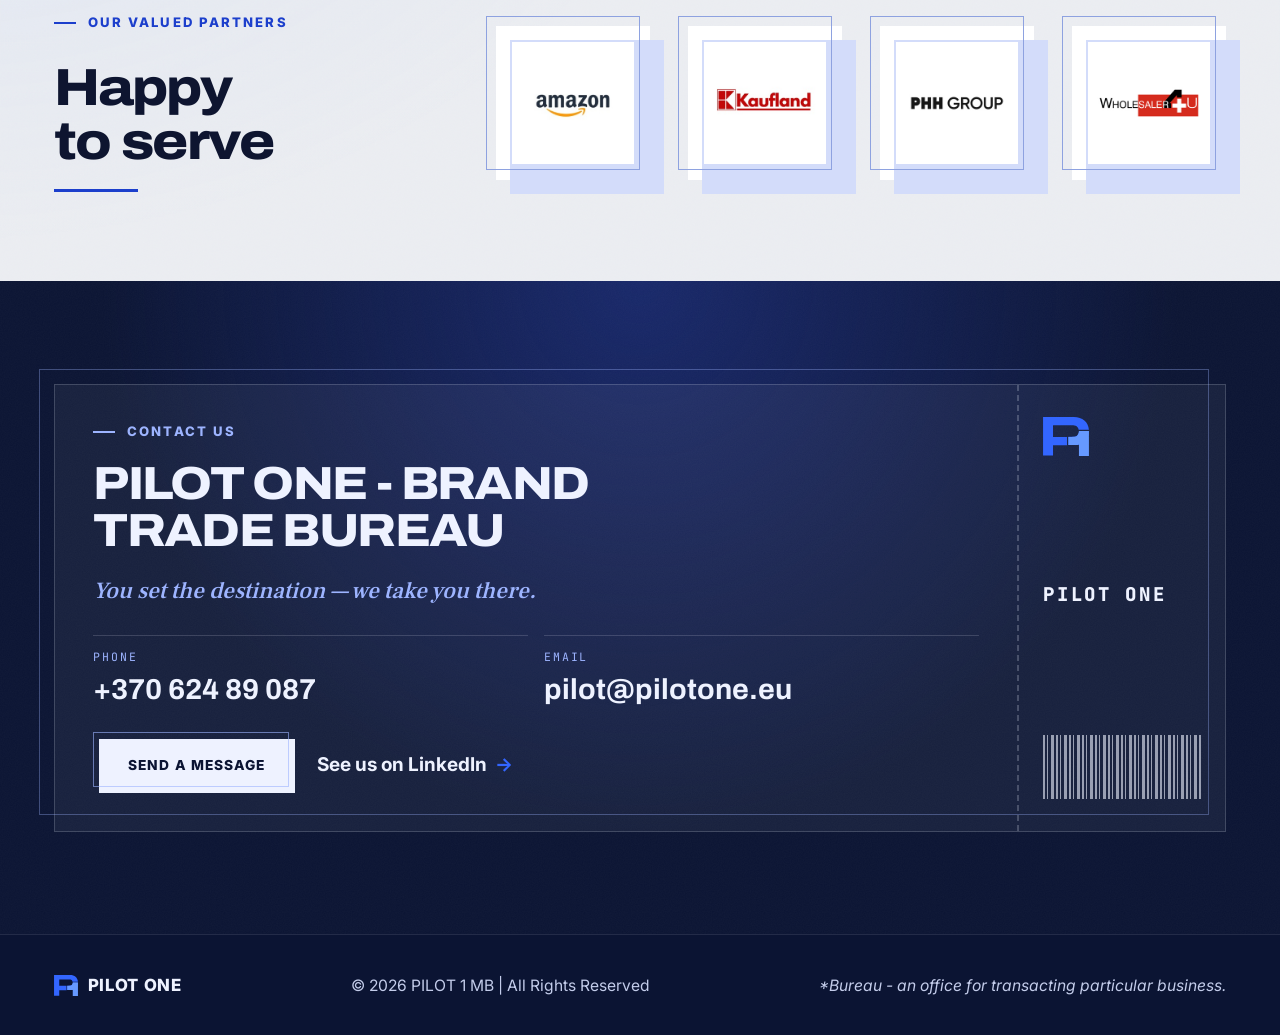
<file: e/index.html>
<!doctype html>
<html lang="en">
<head>
<meta charset="utf-8">
<meta name="viewport" content="width=device-width, initial-scale=1, viewport-fit=cover">
<title>P1-E · Pilot One | The BRAND trading bureau</title>
<meta name="description" content="PILOT ONE provides tailored solutions to meet your BRAND supply goals. You set the destination — we take you there.">
<meta name="robots" content="noindex, nofollow">
<link rel="icon" href="../img/p1-icon.svg" type="image/svg+xml">
<script>try{var t=localStorage.getItem('p1-theme');if(t==='light'||t==='dark')document.documentElement.setAttribute('data-theme',t)}catch(e){}</script>
<link rel="preconnect" href="https://fonts.googleapis.com"><link rel="preconnect" href="https://fonts.gstatic.com" crossorigin>
<link rel="stylesheet" href="https://fonts.googleapis.com/css2?family=Archivo:wdth,wght@100..125,400..900&family=Frank+Ruhl+Libre:wght@500;700;900&family=Inter:wght@400..800&family=JetBrains+Mono:wght@500;700;800&display=swap">
<link rel="stylesheet" href="../v/base.css">
<link rel="stylesheet" href="../v/a.css">
<link rel="stylesheet" href="e.css">
<script src="e.js" defer></script>
</head>
<body>
<a class="skip" href="#main">Skip to content</a>

<header class="head">
  <div class="wrap head-in">
    <a class="brand" href="#top" aria-label="PILOT ONE, home">
      <img class="mark" src="../img/p1-icon.svg" alt="" width="34" height="30">
      <span class="word">PILOT ONE</span>
    </a>
    <nav class="nav" aria-label="Main"><ul><li><a href="#tickets">Selling? Buying?</a></li><li><a href="#route">The Bureau</a></li><li><a href="#brands">Brand list</a></li><li><a href="#contact">Contact</a></li></ul></nav>
    <a class="tel" href="tel:+37062489087"><svg viewBox="0 0 24 24" aria-hidden="true"><path d="M5 3h4l2 5-2.5 1.5a11 11 0 0 0 6 6L16 13l5 2v4a2 2 0 0 1-2 2A16 16 0 0 1 3 5a2 2 0 0 1 2-2z"/></svg><span>+370 624 89 087</span></a>
    <a class="btn small" href="mailto:pilot@pilotone.eu">Send a message</a>
    <button class="tbtn" id="theme-btn" type="button" aria-pressed="false"><span class="dot" aria-hidden="true"></span><span class="tl">Dark mode</span></button>
  </div>
</header>

<!-- flight path: a route line down the page that shows where you are; each stop jumps to its section -->
<nav class="flightpath" aria-label="Sections">
  <span class="fp-line" aria-hidden="true"><span class="fp-fill"></span></span>
  <a href="#top" data-for="top"><i></i><span>Bureau</span></a>
  <a href="#tickets" data-for="tickets"><i></i><span>Sell / Buy</span></a>
  <a href="#route" data-for="route"><i></i><span>How</span></a>
  <a href="#brands" data-for="brands"><i></i><span>Brands</span></a>
  <a href="#bureau" data-for="bureau"><i></i><span>David</span></a>
  <a href="#contact" data-for="contact"><i></i><span>Contact</span></a>
</nav>

<main id="main" tabindex="-1">
  <!-- HERO: the bureau and its departures board -->
  <section class="hero-e" id="top" aria-labelledby="hero-h">
    <div class="wrap hero-e-in">
      <div class="hero-copy-e">
        <p class="eyebrow">PILOT ONE</p>
        <h1 id="hero-h">The <span class="hi">BRAND</span> trading bureau<a class="ast" href="#bureau-def" aria-label="What a bureau is">*</a></h1>
        <p class="sub">Your Global BRAND Trading Partner</p>
        <p class="lead">End-to-end BRAND trade support for both wholesalers and buyers</p>
        <div class="actions"><a class="btn" href="#sellers">START SELLING</a><a class="btn ghost" href="#buyers">START BUYING</a></div>
        <p class="def" id="bureau-def"><span class="w">*Bureau</span> <span class="ipa">/ˈbjʊə.rəʊ/</span> <span class="m">- an office for transacting particular business.</span></p>
      </div>
      <div class="board" aria-label="PILOT ONE in numbers">
        <div class="board-top"><span class="mono">PILOT ONE</span><span class="mono clock" aria-hidden="true">--:--</span></div>
        <ul>
          <li><span class="flap mono" data-flap="10+" aria-hidden="true"></span><span class="sr">10+</span><span class="k">years in the market</span></li>
          <li><span class="flap mono" data-flap="20+" aria-hidden="true"></span><span class="sr">20+</span><span class="k">countries worldwide</span></li>
          <li><span class="flap mono" data-flap="100+" aria-hidden="true"></span><span class="sr">100+</span><span class="k">brands &amp; retailers</span></li>
        </ul>
        <p class="board-foot mono">You set the destination — we take you there.</p>
      </div>
    </div>
  </section>

  <!-- TICKETS: one for sellers, one for buyers -->
  <section class="sec tickets" id="tickets" aria-labelledby="tk-h">
    <div class="wrap">
      <div class="sec-head-e">
        <div><p class="eyebrow">PILOT ONE</p><h2 id="tk-h">Selling? Buying? Both?</h2></div>
        <p class="lead">PILOT ONE provides tailored solutions to meet your BRAND supply goals.</p>
      </div>
      <div class="ticket-grid">
        <article class="ticket" id="sellers">
          <div class="t-main">
            <p class="eyebrow">For Sellers</p>
            <h3>Have BRAND stock and willing to sell?</h3>
            <p>PILOT ONE helps brands and suppliers move excess or active inventory by connecting you with trusted buyers, negotiating the right terms and operating access to new markets.</p>
            <a class="btn" href="mailto:pilot@pilotone.eu?subject=Selling%20BRAND%20stock">START SELLING</a>
          </div>
          <div class="t-stub" aria-hidden="true">
            <span class="mono lbl">Stock solutions</span>
            <svg class="route-ic" viewBox="0 0 120 40"><circle cx="8" cy="20" r="5"/><path d="M14 20h92" stroke-dasharray="3 5"/><path d="M106 12l8 8-8 8"/></svg>
            <span class="code mono">SELL</span>
            <span class="bars"></span>
          </div>
        </article>
        <article class="ticket" id="buyers">
          <div class="t-main">
            <p class="eyebrow">For Buyers</p>
            <h3>Looking to source BRAND products?</h3>
            <p>PILOT ONE secures the brands your customers want, on terms that fit your business. We handle sourcing, negotiation, and supply coordination so you get reliable products without overstock risk.</p>
            <a class="btn" href="mailto:pilot@pilotone.eu?subject=Sourcing%20BRAND%20products">START BUYING</a>
          </div>
          <div class="t-stub" aria-hidden="true">
            <span class="mono lbl">Brand pre-order</span>
            <svg class="route-ic" viewBox="0 0 120 40"><path d="M6 12l8 8-8 8"/><path d="M14 20h92" stroke-dasharray="3 5"/><circle cx="112" cy="20" r="5"/></svg>
            <span class="code mono">BUY</span>
            <span class="bars"></span>
          </div>
        </article>
      </div>
    </div>
  </section>

  <!-- THE ROUTE: their statement as three legs; a parcel travels the map as you scroll past (it never holds the page) -->
  <section class="sec route" id="route" aria-labelledby="route-h">
    <div class="wrap">
      <div class="sec-head-e">
        <div><p class="eyebrow">The Bureau</p><h2 id="route-h">As a trusted BRAND trading partner</h2></div>
        <p class="lead">Expertise in supply chain operations. Services tailored to your needs.</p>
      </div>
      <div class="map" aria-hidden="true">
        <svg viewBox="0 0 1200 260" preserveAspectRatio="none">
          <path class="map-path" d="M30 200 C 220 200, 260 70, 420 70 S 640 190, 800 190 S 1020 70, 1170 70"/>
        </svg>
        <span class="parcel"></span>
        <span class="wp w1"><b class="mono">01</b></span><span class="wp w2"><b class="mono">02</b></span><span class="wp w3"><b class="mono">03</b></span>
      </div>
      <ol class="legs">
        <li class="leg"><span class="mono no">Leg 01 · Connect</span><p>PILOT ONE connects a diverse network of buyers and sellers across multiple markets,</p></li>
        <li class="leg"><span class="mono no">Leg 02 · Terms</span><p>strategically optimizes commercial and logistical trade terms,</p></li>
        <li class="leg"><span class="mono no">Leg 03 · Flow</span><p>and actively supports the smooth, compliant, and efficient flow of fast-moving consumer goods through complex international supply chains.</p></li>
      </ol>
    </div>
  </section>

  <!-- SERVICES -->
  <section class="sec services-e" aria-labelledby="svc-h">
    <div class="wrap svc-e">
      <div><p class="eyebrow">PILOT ONE</p><h2 id="svc-h">Services for your business</h2><p class="lead">Our services are here to help your business.</p></div>
      <article class="svc-card"><span class="mono tag">01</span><h3>Brand pre-order</h3><p>Get the BRAND brands your customers want.</p><p>Work on terms your business needs.</p></article>
      <article class="svc-card"><span class="mono tag">02</span><h3>Stock solutions</h3><p>Have BRAND stock to sell? We will handle that.</p><p>Looking for good deals? Consider it done.</p></article>
    </div>
  </section>

  <!-- BRANDS: the departures board -->
  <section class="sec brands-e" id="brands" aria-labelledby="brands-h">
    <div class="wrap">
      <div class="sec-head-e">
        <div><p class="eyebrow">Brand list</p><h2 id="brands-h">Brands for your business</h2></div>
        <p class="lead">Get the BRAND brands your customers want.</p>
      </div>
      <div class="dep">
        <div class="dep-head mono" aria-hidden="true"><span>#</span><span>Brand</span><span></span></div>
        <ul class="dep-rows">
          <li><span class="mono n">P1 01</span><span class="flap mono" data-flap="GILLETTE" aria-hidden="true"></span><span class="sr">Gillette</span><img src="../img/brand-gillette.jpg" alt="" width="300" height="300" loading="lazy"></li>
          <li><span class="mono n">P1 02</span><span class="flap mono" data-flap="OLD SPICE" aria-hidden="true"></span><span class="sr">Old Spice</span><img src="../img/brand-oldspice.jpg" alt="" width="300" height="300" loading="lazy"></li>
          <li><span class="mono n">P1 03</span><span class="flap mono" data-flap="SENSODYNE" aria-hidden="true"></span><span class="sr">Sensodyne</span><img src="../img/brand-sensodyne.jpg" alt="" width="300" height="300" loading="lazy"></li>
          <li><span class="mono n">P1 04</span><span class="flap mono" data-flap="CIF" aria-hidden="true"></span><span class="sr">Cif</span><img src="../img/brand-cif.jpg" alt="" width="300" height="300" loading="lazy"></li>
          <li><span class="mono n">P1 05</span><span class="flap mono" data-flap="AMBI PUR" aria-hidden="true"></span><span class="sr">Ambi Pur</span><img src="../img/brand-ambipur.jpg" alt="" width="300" height="300" loading="lazy"></li>
          <li><span class="mono n">P1 06</span><span class="flap mono" data-flap="COCCOLINO" aria-hidden="true"></span><span class="sr">Coccolino</span><img src="../img/brand-coccolino.jpg" alt="" width="300" height="300" loading="lazy"></li>
          <li><span class="mono n">P1 07</span><span class="flap mono" data-flap="PRORASO" aria-hidden="true"></span><span class="sr">Proraso</span><img src="../img/brand-proraso.jpg" alt="" width="300" height="300" loading="lazy"></li>
          <li><span class="mono n">P1 08</span><span class="flap mono" data-flap="WAHL" aria-hidden="true"></span><span class="sr">Wahl Professional</span><img src="../img/brand-wahl.jpg" alt="" width="300" height="300" loading="lazy"></li>
          <li><span class="mono n">P1 09</span><span class="flap mono" data-flap="TEPE" aria-hidden="true"></span><span class="sr">TePe</span><img src="../img/brand-tepe.jpg" alt="" width="300" height="300" loading="lazy"></li>
          <li><span class="mono n">P1 10</span><span class="flap mono" data-flap="BIOREPAIR" aria-hidden="true"></span><span class="sr">Biorepair</span><img src="../img/brand-biorepair.jpg" alt="" width="300" height="300" loading="lazy"></li>
          <li><span class="mono n">P1 11</span><span class="flap mono" data-flap="GAMA" aria-hidden="true"></span><span class="sr">Gama</span><img src="../img/brand-gama.jpg" alt="" width="300" height="300" loading="lazy"></li>
          <li><span class="mono n">P1 12</span><span class="flap mono" data-flap="LAVANDERA" aria-hidden="true"></span><span class="sr">La Antigua Lavandera</span><img src="../img/brand-lavandera.jpg" alt="" width="300" height="300" loading="lazy"></li>
          <li><span class="mono n">P1 13</span><span class="flap mono" data-flap="NOORA" aria-hidden="true"></span><span class="sr">Noora</span><img src="../img/brand-noora.jpg" alt="" width="300" height="300" loading="lazy"></li>
          <li><span class="mono n">P1 14</span><span class="flap mono" data-flap="PESITRO" aria-hidden="true"></span><span class="sr">Pesitro</span><img src="../img/brand-pesitro.jpg" alt="" width="300" height="300" loading="lazy"></li>
          <li><span class="mono n">P1 15</span><span class="flap mono" data-flap="SODA" aria-hidden="true"></span><span class="sr">Soda</span><img src="../img/brand-biosoda.jpg" alt="" width="300" height="300" loading="lazy"></li>
        </ul>
      <p class="brandlist" style="margin-top:2rem;text-align:center"><a class="btn" href="https://pilotone.eu/wp-content/uploads/2026/06/PILOT_ONE_Brand_List.pdf" target="_blank" rel="noopener">Brand list (PDF)</a></p>
      </div>
    </div>
  </section>

  <!-- DAVID -->
  <section class="sec bureau" id="bureau" aria-labelledby="bureau-h">
    <div class="wrap split">
      <div class="photos">
        <figure class="depth lg p-david"><img src="../img/david-prais.jpg" width="200" height="306" alt="David Prais of PILOT ONE" loading="lazy"></figure>
        <figure class="depth sm p-globe"><img src="../img/globe-map.jpg" width="200" height="266" alt="A hand pinning a destination on a globe" loading="lazy"></figure>
      </div>
      <div class="note">
        <p class="eyebrow">BRAND trading bureau</p>
        <h2 id="bureau-h">Starting a new business?</h2>
        <p class="big">Improving the profitability of existing one?</p>
        <p class="big strong-e">Let us serve you. We have the right solutions.</p>
        <p class="sign">David Prais</p>
        <a class="more" href="https://www.linkedin.com/in/davidprais/" target="_blank" rel="noopener">See us on LinkedIn</a>
      </div>
    </div>
  </section>

  <!-- PARTNERS -->
  <section class="sec partners" aria-labelledby="partners-h">
    <div class="wrap partners-in">
      <div><p class="eyebrow">Our valued Partners</p><h2 id="partners-h">Happy to serve</h2></div>
      <ul class="plogos">
        <li class="depth sm"><img src="../img/amazon_small.jpg" alt="Amazon" width="300" height="300" loading="lazy"></li>
        <li class="depth sm"><img src="../img/kaufland_small.jpg" alt="Kaufland" width="300" height="300" loading="lazy"></li>
        <li class="depth sm"><img src="../img/phh_small.jpg" alt="PHH Group" width="300" height="300" loading="lazy"></li>
        <li class="depth sm"><img src="../img/w4u_small.jpg" alt="Wholesaler4U" width="300" height="300" loading="lazy"></li>
      </ul>
    </div>
  </section>

  <!-- CONTACT: the boarding pass -->
  <section class="band contact" id="contact" aria-labelledby="contact-h">
    <div class="wrap">
      <div class="pass">
        <div class="pass-main">
          <p class="eyebrow">CONTACT US</p>
          <h2 id="contact-h">PILOT ONE - BRAND TRADE BUREAU</h2>
          <p class="dest">You set the destination — we take you there.</p>
          <dl class="pass-rows">
            <div><dt class="mono">Phone</dt><dd><a href="tel:+37062489087">+370 624 89 087</a></dd></div>
            <div><dt class="mono">Email</dt><dd><a href="mailto:pilot@pilotone.eu">pilot@pilotone.eu</a></dd></div>
          </dl>
          <div class="actions"><a class="btn light" href="mailto:pilot@pilotone.eu">Send a message</a><a class="more light" href="https://www.linkedin.com/in/davidprais/" target="_blank" rel="noopener">See us on LinkedIn</a></div>
        </div>
        <div class="pass-stub" aria-hidden="true"><img src="../img/p1-icon.svg" alt="" width="46" height="40"><span class="mono">PILOT ONE</span><span class="bars"></span></div>
      </div>
    </div>
  </section>
</main>
<nav class="quick" aria-label="Quick actions">
  <a href="tel:+37062489087" aria-label="Call +370 624 89 087"><svg viewBox="0 0 24 24" aria-hidden="true"><path d="M5 3h4l2 5-2.5 1.5a11 11 0 0 0 6 6L16 13l5 2v4a2 2 0 0 1-2 2A16 16 0 0 1 3 5a2 2 0 0 1 2-2z"/></svg>Call</a>
  <a href="#brands"><svg viewBox="0 0 24 24" aria-hidden="true"><path d="M4 5h7v7H4zM13 5h7v7h-7zM4 14h7v6H4zM13 14h7v6h-7z"/></svg>Brand list</a>
  <a class="primary" href="mailto:pilot@pilotone.eu"><svg viewBox="0 0 24 24" aria-hidden="true"><path d="M3 6h18v12H3zM3 6l9 7 9-7"/></svg>Send a message</a>
</nav>
<footer class="foot">
  <div class="wrap foot-in">
    <span class="brand foot-brand"><img class="mark" src="../img/p1-icon.svg" alt="" width="23" height="20">PILOT ONE</span>
    <p>© 2026 PILOT 1 MB | All Rights Reserved</p>
    <p class="fdef">*Bureau - an office for transacting particular business.</p>
  </div>
</footer>
</body>
</html>
</file>
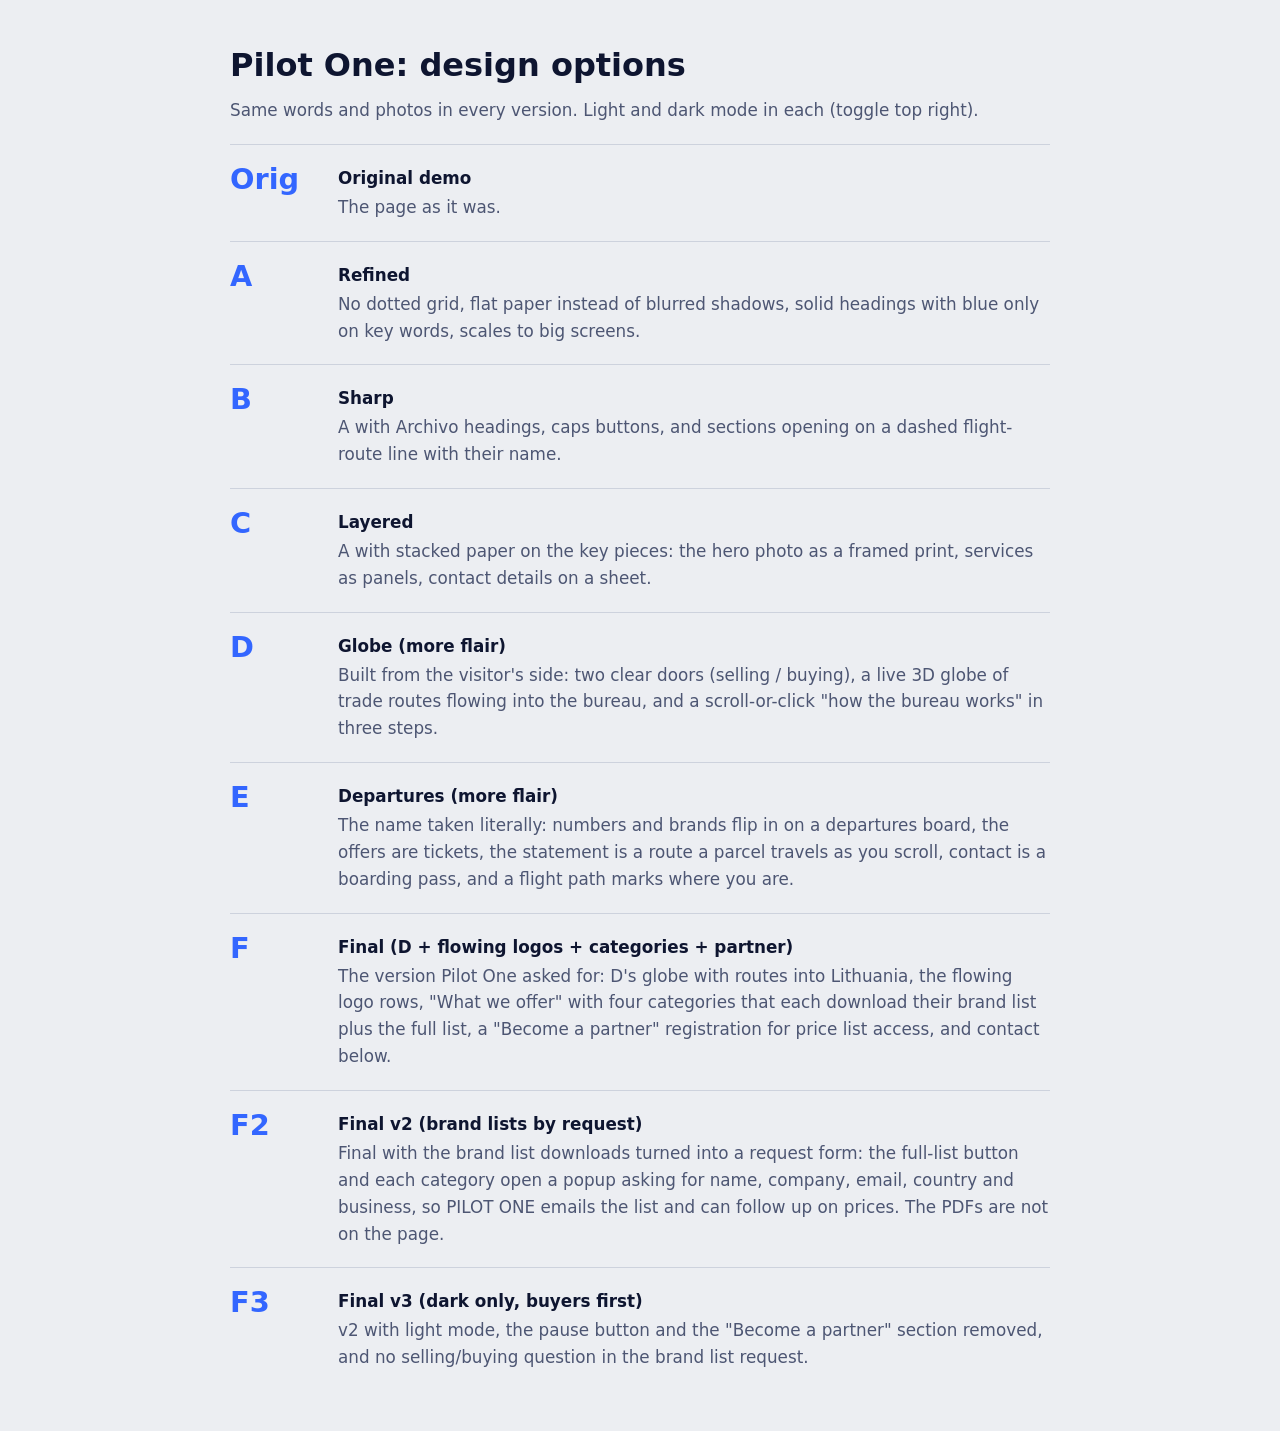
<file: options/index.html>
<!doctype html><html lang="en"><head><meta charset="utf-8"><meta name="viewport" content="width=device-width, initial-scale=1"><title>Pilot One design options</title><meta name="robots" content="noindex">
<style>body{margin:0;font:400 1.05rem/1.6 Inter,system-ui,sans-serif;background:#ECEEF2;color:#0E1530;display:grid;place-items:center;min-height:100vh}main{max-width:820px;padding:40px 24px}h1{font-size:2rem;margin:0 0 6px}p{color:#4D5673;margin:0 0 20px}a.v{display:grid;grid-template-columns:90px 1fr;gap:2px 18px;padding:20px 0;border-top:1px solid #CDD2DD;color:inherit;text-decoration:none}a.v:hover b{color:#1C3FCC}a.v span{grid-row:span 2;font:800 1.8rem/1 system-ui;color:#3366FF}a.v i{font-style:normal;color:#4D5673}</style></head>
<body><main><h1>Pilot One: design options</h1><p>Same words and photos in every version. Light and dark mode in each (toggle top right).</p>
<a class="v" href="../"><span>Orig</span><b>Original demo</b><i>The page as it was.</i></a>
<a class="v" href="../a/"><span>A</span><b>Refined</b><i>No dotted grid, flat paper instead of blurred shadows, solid headings with blue only on key words, scales to big screens.</i></a>
<a class="v" href="../b/"><span>B</span><b>Sharp</b><i>A with Archivo headings, caps buttons, and sections opening on a dashed flight-route line with their name.</i></a>
<a class="v" href="../c/"><span>C</span><b>Layered</b><i>A with stacked paper on the key pieces: the hero photo as a framed print, services as panels, contact details on a sheet.</i></a>
<a class="v" href="../d/"><span>D</span><b>Globe (more flair)</b><i>Built from the visitor's side: two clear doors (selling / buying), a live 3D globe of trade routes flowing into the bureau, and a scroll-or-click "how the bureau works" in three steps.</i></a>
<a class="v" href="../e/"><span>E</span><b>Departures (more flair)</b><i>The name taken literally: numbers and brands flip in on a departures board, the offers are tickets, the statement is a route a parcel travels as you scroll, contact is a boarding pass, and a flight path marks where you are.</i></a>
<a class="v" href="../final/"><span>F</span><b>Final (D + flowing logos + categories + partner)</b><i>The version Pilot One asked for: D's globe with routes into Lithuania, the flowing logo rows, "What we offer" with four categories that each download their brand list plus the full list, a "Become a partner" registration for price list access, and contact below.</i></a>
<a class="v" href="../final-v2/"><span>F2</span><b>Final v2 (brand lists by request)</b><i>Final with the brand list downloads turned into a request form: the full-list button and each category open a popup asking for name, company, email, country and business, so PILOT ONE emails the list and can follow up on prices. The PDFs are not on the page.</i></a>
<a class="v" href="../final-v3/"><span>F3</span><b>Final v3 (dark only, buyers first)</b><i>v2 with light mode, the pause button and the "Become a partner" section removed, and no selling/buying question in the brand list request.</i></a>
</main></body></html>
</file>
<file: style.css>
/* PILOT ONE home page demo. Built on Jax's studio system: grey ground, sharp corners, depth on photos,
   full width to 1760 px, one creative moment (the trade flow band), light first with a full dark palette,
   everything that moves is off under reduced motion. Colours come from the P1 logo (#3366FF / #6699FF). */
:root{
  --paper:#ECEEF2; --surface:#FFFFFF; --wash:#E2E6EF;
  --pool-a:rgba(51,102,255,.10); --pool-b:rgba(102,153,255,.10); --pool-c:rgba(21,5,120,.06);
  --ink:#0E1530; --ink-2:#2A3352; --muted:#4D5673;
  --brand:#1C3FCC; --brand-2:#3366FF; --accent:#3366FF;
  --btn-bg:#1C3FCC; --btn-fg:#FFFFFF; --btn-hover:#142F9E;
  --line:#CDD2DD; --frame:#8EA2E0; --sheet-a:#D3DCFA; --sheet-b:#DEE1E8;
  --shadow:0 1px 2px rgba(14,21,48,.06),0 18px 36px -24px rgba(14,21,48,.45);
  --band:#0B1433; --band-2:#18286A; --band-ink:#EEF2FF; --band-muted:#C3CCEA; --band-accent:#9DB4FF;
  --route:rgba(51,102,255,.16);
  --focus:#1C3FCC; --bar:rgba(244,245,248,.9);
  --gut:clamp(20px,4.2vw,80px); --max:1760px; --r:2px; --ease:cubic-bezier(.2,.7,.2,1);
  --sec:clamp(64px,7vw,120px);
  --f-head:"Frank Ruhl Libre","Times New Roman",Times,serif;
  --f-body:"Inter","Segoe UI","Helvetica Neue",system-ui,sans-serif;
}
@media (prefers-color-scheme:dark){:root:not([data-theme="light"]){
  color-scheme:dark;
  --paper:#0A0F24; --surface:#121A35; --wash:#10183A;
  --pool-a:rgba(51,102,255,.12); --pool-b:rgba(102,153,255,.07); --pool-c:rgba(157,180,255,.05);
  --ink:#E8ECFA; --ink-2:#CDD4EE; --muted:#A3ACCB;
  --brand:#93ABFF; --brand-2:#7D9BFF; --accent:#7D9BFF;
  --btn-bg:#93ABFF; --btn-fg:#0A0F24; --btn-hover:#B8C8FF;
  --line:#26305A; --frame:#4A5FA8; --sheet-a:#1A2758; --sheet-b:#151D3C;
  --shadow:0 1px 2px rgba(0,0,0,.3),0 18px 36px -24px rgba(0,0,0,.8);
  --band:#060A1A; --band-2:#13205A; --route:rgba(125,155,255,.18);
  --focus:#B8C8FF; --bar:rgba(10,15,36,.92);
}}
:root[data-theme="dark"]{
  color-scheme:dark;
  --paper:#0A0F24; --surface:#121A35; --wash:#10183A;
  --pool-a:rgba(51,102,255,.12); --pool-b:rgba(102,153,255,.07); --pool-c:rgba(157,180,255,.05);
  --ink:#E8ECFA; --ink-2:#CDD4EE; --muted:#A3ACCB;
  --brand:#93ABFF; --brand-2:#7D9BFF; --accent:#7D9BFF;
  --btn-bg:#93ABFF; --btn-fg:#0A0F24; --btn-hover:#B8C8FF;
  --line:#26305A; --frame:#4A5FA8; --sheet-a:#1A2758; --sheet-b:#151D3C;
  --shadow:0 1px 2px rgba(0,0,0,.3),0 18px 36px -24px rgba(0,0,0,.8);
  --band:#060A1A; --band-2:#13205A; --route:rgba(125,155,255,.18);
  --focus:#B8C8FF; --bar:rgba(10,15,36,.92);
}

/* ---------- base ---------- */
*,*::before,*::after{box-sizing:border-box}
html{scroll-behavior:smooth;scroll-padding-top:90px;-webkit-text-size-adjust:100%}
body{margin:0;background:var(--paper);color:var(--ink);font:400 1.1875rem/1.62 var(--f-body);-webkit-font-smoothing:antialiased}
img{max-width:100%;height:auto;display:block}
h1,h2,h3{font-family:var(--f-head);font-weight:700;line-height:1.08;letter-spacing:-.015em;margin:0;text-wrap:balance}
p{margin:0} ul,dl{margin:0;padding:0;list-style:none} figure{margin:0}
a{color:var(--brand);text-underline-offset:.2em}
a:hover{color:var(--accent)}
:focus-visible{outline:3px solid var(--focus);outline-offset:3px}
.band :focus-visible{outline-color:var(--band-accent)}
.wrap{width:100%;max-width:var(--max);margin-inline:auto;padding-inline:var(--gut)}
.sec{padding-block:var(--sec)}
.skip{position:absolute;left:12px;top:-60px;z-index:100;background:var(--surface);color:var(--ink);padding:12px 18px;border:2px solid var(--focus);font-weight:700}
.skip:focus{top:12px}
.eyebrow{display:flex;align-items:center;gap:12px;font:800 .82rem/1.3 var(--f-body);letter-spacing:.16em;text-transform:uppercase;color:var(--brand)}
.eyebrow::before{content:"";width:22px;height:2px;background:linear-gradient(90deg,var(--accent),var(--brand));flex:none}
.lead{font-size:clamp(1.15rem,1.02rem + .4vw,1.4rem);line-height:1.5;color:var(--ink-2)}

/* one continuous page background: blue pools + faint flight routes (detail, never boxes) */
main{position:relative;isolation:isolate;overflow-x:clip;background:
  radial-gradient(1000px 700px at 104% 4%,var(--pool-b),transparent 70%),
  radial-gradient(1100px 760px at -6% 30%,var(--pool-a),transparent 70%),
  radial-gradient(900px 800px at 106% 52%,var(--pool-c),transparent 70%),
  radial-gradient(1100px 800px at -4% 78%,var(--pool-b),transparent 70%),
  var(--paper)}
main::before{content:"";position:absolute;inset:0;z-index:-1;pointer-events:none;opacity:.5;
  background-image:radial-gradient(circle at 1px 1px,var(--route) 1.2px,transparent 1.6px);background-size:26px 26px;
  -webkit-mask-image:linear-gradient(180deg,#000 0%,transparent 22%,transparent 40%,#000 55%,transparent 72%);
          mask-image:linear-gradient(180deg,#000 0%,transparent 22%,transparent 40%,#000 55%,transparent 72%)}

/* ---------- buttons ---------- */
.actions{display:flex;flex-wrap:wrap;gap:16px 22px;align-items:center;padding:6px 0 0 6px}
.btn{--sweep:rgba(6,10,30,.24);position:relative;isolation:isolate;display:inline-flex;align-items:center;justify-content:center;min-height:54px;padding:0 28px;
  font:700 1rem/1 var(--f-body);letter-spacing:.06em;border-radius:var(--r);border:1.5px solid var(--btn-bg);background-color:var(--btn-bg);color:var(--btn-fg);text-decoration:none;cursor:pointer;
  background-image:linear-gradient(var(--sweep),var(--sweep));background-repeat:no-repeat;background-size:0% 100%;
  transition:background-size .4s var(--ease),color .3s,translate .25s var(--ease),scale .15s}
.btn::after{content:"";position:absolute;inset:-1.5px;border:1px solid var(--frame);border-radius:var(--r);transform:translate(-6px,-6px);z-index:-1;transition:transform .3s var(--ease),border-color .3s}
.btn:is(:hover,:focus-visible){background-size:100% 100%;color:var(--btn-fg);translate:0 -1px}
.btn:is(:hover,:focus-visible)::after{transform:translate(-2px,-2px);border-color:var(--accent)}
.btn:active{scale:.97}
.btn.ghost{--sweep:var(--ink);background-color:transparent;color:var(--ink);border-color:var(--ink)}
.btn.ghost:is(:hover,:focus-visible){color:var(--paper)}
.btn.small{min-height:44px;padding:0 18px;font-size:.92rem}
.btn.light{--sweep:rgba(255,255,255,.18);background-color:var(--band-ink);border-color:var(--band-ink);color:var(--band)}
.btn.light::after{border-color:rgba(157,180,255,.6)}
.btn.light:is(:hover,:focus-visible){color:var(--band)}
.more{display:inline-flex;align-items:center;gap:.45em;min-height:44px;font-weight:700;color:var(--ink);text-decoration:none;
  background:linear-gradient(var(--accent),var(--accent)) left bottom/0 1.5px no-repeat;transition:background-size .32s var(--ease),color .2s}
.more::after{content:"\2192";color:var(--accent);transition:transform .2s}
.more:is(:hover,:focus-visible){color:var(--brand);background-size:100% 1.5px}
.more:is(:hover,:focus-visible)::after{transform:translateX(4px)}
.more.light{color:var(--band-ink)}

/* ---------- header ---------- */
.head{position:sticky;top:0;z-index:60;background:var(--bar);backdrop-filter:blur(10px);border-bottom:1px solid var(--line);transition:box-shadow .35s}
.head.js-scrolled{box-shadow:0 12px 32px -26px rgba(14,21,48,.55)}
.head-in{display:flex;align-items:center;gap:clamp(14px,2vw,32px);min-height:76px}
.brand{display:inline-flex;align-items:center;gap:12px;margin-right:auto;text-decoration:none;color:var(--ink);min-height:44px}
.brand .mark{width:34px;height:auto}
.mark .m1,.hub .m1{fill:#3366FF} .mark .m2,.hub .m2{fill:#6699FF}
.brand .word{font:800 1.35rem/1 var(--f-body);letter-spacing:.04em}
.nav ul{display:flex;gap:clamp(4px,1.2vw,22px)}
.nav a,.tel{display:flex;align-items:center;gap:8px;min-height:44px;padding:0 6px;font-weight:600;font-size:1.04rem;color:var(--ink);text-decoration:none;
  background:linear-gradient(var(--accent),var(--accent)) left bottom/0 2px no-repeat;transition:background-size .28s var(--ease),color .2s}
.nav a:hover,.tel:hover{background-size:100% 2px;color:var(--ink)}
.tel{font-variant-numeric:lining-nums;white-space:nowrap}
.tel svg{width:18px;height:18px;fill:none;stroke:var(--brand);stroke-width:1.8}
.tbtn{display:inline-flex;align-items:center;gap:10px;min-height:44px;min-width:44px;padding:0 12px;background:transparent;border:1px solid var(--line);border-radius:var(--r);color:var(--ink);font:600 .95rem/1 var(--f-body);cursor:pointer}
.tbtn:hover{border-color:var(--brand)}
.tbtn .dot{width:16px;height:16px;border-radius:50%;border:1.5px solid currentColor;background:linear-gradient(90deg,currentColor 50%,transparent 50%);transition:transform .5s var(--ease)}
.tbtn:hover .dot{transform:rotate(-30deg)}

/* ---------- hero ---------- */
.hero{position:relative;display:grid;grid-template-columns:minmax(0,1fr) minmax(0,1.1fr);min-height:clamp(560px,40vw,720px)}
.routes{position:absolute;inset:0;width:100%;height:100%;z-index:0;pointer-events:none}
.routes path{fill:none;stroke:var(--route);stroke-width:1.5;stroke-dasharray:2 10;stroke-linecap:round;vector-effect:non-scaling-stroke}
.hero-copy{position:relative;z-index:1;align-self:center;display:flex;flex-direction:column;gap:20px;padding-block:clamp(40px,4vw,72px);
  padding-left:max(var(--gut),calc((100vw - var(--max))/2 + var(--gut)));padding-right:clamp(24px,4vw,72px)}
.hero h1{font-size:clamp(3rem,1.6rem + 4vw,6.2rem);font-weight:900;line-height:.98;letter-spacing:-.025em;
  background:linear-gradient(105deg,var(--ink) 30%,var(--brand) 95%);-webkit-background-clip:text;background-clip:text;color:transparent}
.ast{color:var(--accent);-webkit-text-fill-color:var(--accent);text-decoration:none;font-weight:700;margin-left:.04em;display:inline-block;transition:transform .3s var(--ease)}
.ast:hover{transform:translateY(-4px) rotate(20deg)}
.hero .sub{font:700 clamp(1.3rem,1.1rem + .6vw,1.75rem)/1.25 var(--f-head);color:var(--brand)}
.hero .lead{max-width:36ch}
.def{margin-top:10px;max-width:46ch;padding:14px 18px;border-left:3px solid var(--accent);background:color-mix(in srgb,var(--surface) 70%,transparent);
  font-size:1rem;color:var(--ink-2);box-shadow:var(--shadow)}
.def .w{font:italic 700 1.12rem/1 var(--f-head);color:var(--ink)}
.def .ipa{color:var(--muted);font-size:.92rem}
.hero-photo{position:relative;overflow:hidden}
.hero-photo img{position:absolute;inset:0;width:100%;height:100%;object-fit:cover;object-position:50% 40%;
  -webkit-mask-image:linear-gradient(90deg,transparent 0%,#000 26%);mask-image:linear-gradient(90deg,transparent 0%,#000 26%)}
.hero-photo::after{content:"";position:absolute;inset:0;background:linear-gradient(200deg,transparent 40%,color-mix(in srgb,var(--brand) 22%,transparent));pointer-events:none}

/* ---------- facts ---------- */
.facts{border-block:1px solid var(--line);background:linear-gradient(90deg,transparent,color-mix(in srgb,var(--surface) 55%,transparent) 50%,transparent)}
.facts ul{display:grid;grid-template-columns:repeat(3,minmax(0,1fr))}
.facts li{display:flex;align-items:baseline;gap:16px;padding:clamp(26px,3vw,44px) 0;position:relative}
.facts li + li{padding-left:clamp(20px,3vw,56px)}
.facts li + li::before{content:"";position:absolute;left:0;top:28%;bottom:28%;width:1px;background:var(--line)}
.facts .n{font:900 clamp(2.8rem,1.8rem + 3vw,4.8rem)/1 var(--f-head);color:var(--brand);font-variant-numeric:lining-nums tabular-nums;letter-spacing:-.02em}
.facts .k{font-weight:700;font-size:1.02rem;letter-spacing:.04em;text-transform:uppercase;color:var(--ink-2);max-width:12ch;line-height:1.3}

/* ---------- the bureau ---------- */
.split{display:grid;grid-template-columns:minmax(0,5fr) minmax(0,7fr);gap:clamp(40px,6vw,120px);align-items:center}
.photos{position:relative;display:grid;grid-template-columns:repeat(12,minmax(0,1fr));padding:18px 30px 70px 18px}
.p-david{grid-column:1 / 9;grid-row:1}
.p-globe{grid-column:7 / 13;grid-row:1;align-self:end;margin-bottom:-60px;z-index:2;box-shadow:var(--shadow)}
.depth{position:relative;isolation:isolate;--dx:24px;--dy:24px;--fx:-16px;--fy:-16px}
.depth::before,.depth::after{content:"";position:absolute;inset:0;z-index:-1;border-radius:var(--r);pointer-events:none;transition:transform .6s var(--ease)}
.depth::before{background:linear-gradient(135deg,var(--sheet-a),var(--sheet-b));transform:translate(var(--dx),var(--dy))}
.depth::after{border:1px solid var(--frame);transform:translate(var(--fx),var(--fy))}
.depth:hover::before{transform:translate(calc(var(--dx) + 6px),calc(var(--dy) + 6px))}
.depth:hover::after{transform:translate(calc(var(--fx) - 6px),calc(var(--fy) - 6px))}
.depth img{width:100%;border-radius:var(--r)}
.depth.sm{--dx:14px;--dy:14px;--fx:-10px;--fy:-10px}
.depth.lg{--dx:30px;--dy:30px;--fx:-20px;--fy:-20px}
.note{display:flex;flex-direction:column;gap:18px;max-width:60ch}
.note h2,.svc-head h2,.brands h2,.partners h2{font-size:clamp(2.3rem,1.5rem + 2.2vw,3.8rem);
  background:linear-gradient(100deg,var(--ink) 25%,var(--brand) 100%);-webkit-background-clip:text;background-clip:text;color:transparent}
.note h2::after,.svc-head h2::after,.brands h2::after,.partners h2::after{content:"";display:block;width:84px;height:3px;margin-top:.4em;background:linear-gradient(90deg,var(--brand),var(--accent))}
.note .big{font:500 clamp(1.35rem,1.1rem + .8vw,1.9rem)/1.4 var(--f-head);color:var(--ink)}
.note p{color:var(--ink-2)}
.dest{font:italic 500 clamp(1.2rem,1.05rem + .5vw,1.5rem)/1.4 var(--f-head);color:var(--brand)!important}
.sign{font:italic 700 1.6rem/1 var(--f-head);color:var(--ink)!important;margin-top:6px}
.sign::before{content:"";display:block;width:56px;height:1px;background:var(--line);margin-bottom:14px}
.statement{margin-top:clamp(56px,6vw,110px);max-width:62ch;font:500 clamp(1.35rem,1.05rem + 1vw,2.1rem)/1.45 var(--f-head);color:var(--ink);padding-left:clamp(20px,3vw,48px);border-left:3px solid;border-image:linear-gradient(180deg,var(--accent),var(--brand)) 1}

/* ---------- the moment: trade flow band ---------- */
.band{position:relative;color:var(--band-ink);background:radial-gradient(60% 120% at 50% 0%,var(--band-2),transparent 70%),var(--band);overflow:hidden}
.band::after{content:"";position:absolute;inset:0;pointer-events:none;opacity:.5;background-image:url("data:image/svg+xml;utf8,<svg xmlns='http://www.w3.org/2000/svg' width='180' height='180'><filter id='n'><feTurbulence type='fractalNoise' baseFrequency='.85' numOctaves='2' stitchTiles='stitch'/><feColorMatrix values='0 0 0 0 1  0 0 0 0 1  0 0 0 0 1  0 0 0 .06 0'/></filter><rect width='100%' height='100%' filter='url(%23n)'/></svg>")}
.band .wrap{position:relative;z-index:1}
.band .eyebrow{color:var(--band-accent)}
.band .eyebrow::before{background:var(--band-accent)}
.flow{padding-block:clamp(80px,9vw,150px)}
.flow-grid{display:grid;grid-template-columns:minmax(0,1fr) clamp(240px,24vw,400px) minmax(0,1fr);gap:clamp(28px,4vw,72px);align-items:center}
.side{display:flex;flex-direction:column;gap:18px}
.side h2{font-size:clamp(1.8rem,1.3rem + 1.4vw,2.7rem);color:var(--band-ink)}
.side p{color:var(--band-muted)}
.side .btn{align-self:flex-start;margin-top:8px}
#buyers{text-align:right;align-items:flex-end}
#buyers .eyebrow{flex-direction:row-reverse}
#buyers .btn{align-self:flex-end}
.hub svg{width:100%;height:auto;overflow:visible}
.hub .track{fill:none;stroke:rgba(157,180,255,.35);stroke-width:1.5;stroke-dasharray:3 7}
.hub .t2{stroke:rgba(157,180,255,.2)}
.hub .ring{fill:rgba(255,255,255,.04);stroke:rgba(157,180,255,.55);stroke-width:1.5}
.hub .box{fill:var(--band-accent);opacity:0;offset-rotate:0deg}
.hub .b1{offset-path:path("M0 120 H240")}
.hub .b2{offset-path:path("M0 120 C 70 120, 70 60, 120 60 S 170 120, 240 120")}
.hub .b3{offset-path:path("M0 120 C 70 120, 70 180, 120 180 S 170 120, 240 120")}

/* ---------- services ---------- */
.svc-grid{display:grid;grid-template-columns:minmax(0,5fr) minmax(0,7fr);gap:40px clamp(40px,6vw,120px);align-items:start}
.svc-head{display:flex;flex-direction:column;gap:18px;position:sticky;top:120px}
.svc-list li{display:grid;grid-template-columns:64px minmax(0,1fr);gap:24px;padding:34px 0;border-top:1px solid var(--line);position:relative}
.svc-list li:last-child{border-bottom:1px solid var(--line)}
.svc-list li::after{content:"";position:absolute;left:0;top:-1px;height:2px;width:0;background:linear-gradient(90deg,var(--brand),var(--accent));transition:width .6s var(--ease)}
.svc-list li:hover::after{width:100%}
.svc-list svg{width:56px;height:56px;fill:none;stroke:var(--brand);stroke-width:1.6;stroke-linejoin:round;transition:transform .5s var(--ease)}
.svc-list li:hover svg{transform:rotate(-6deg) scale(1.06)}
.svc-list h3{font-size:clamp(1.6rem,1.3rem + .8vw,2.2rem);color:var(--brand);margin-bottom:10px}
.svc-list p{color:var(--ink-2)}
.start{grid-column:2;display:flex;flex-direction:column;gap:6px;padding:26px 30px;background:var(--surface);border-left:3px solid var(--accent);box-shadow:var(--shadow)}
.start p{color:var(--ink-2)}
.start .strong{font:700 1.3rem/1.35 var(--f-head);color:var(--ink);margin-top:6px}

/* ---------- brands: two slow opposite rails ---------- */
.brands{padding-bottom:calc(var(--sec) * .6)}
.brands .wrap{display:flex;flex-direction:column;gap:18px;margin-bottom:clamp(36px,4vw,60px)}
.marquee{display:flex;flex-direction:column;gap:18px;overflow:hidden;-webkit-mask-image:linear-gradient(90deg,transparent,#000 8%,#000 92%,transparent);mask-image:linear-gradient(90deg,transparent,#000 8%,#000 92%,transparent)}
.row{display:flex;gap:18px;width:max-content}
.row li{flex:0 0 clamp(150px,13vw,210px);aspect-ratio:1;background:#fff;border:1px solid var(--line);border-radius:var(--r);display:grid;place-items:center;padding:18px;transition:transform .35s var(--ease),box-shadow .35s}
.row li:hover{transform:translateY(-4px);box-shadow:var(--shadow)}
.row img{width:100%;height:100%;object-fit:contain}

/* ---------- partners ---------- */
.partners-in{display:grid;grid-template-columns:minmax(0,4fr) minmax(0,8fr);gap:40px clamp(40px,6vw,120px);align-items:center}
.partners-in>div{display:flex;flex-direction:column;gap:18px}
.plogos{display:grid;grid-template-columns:repeat(4,minmax(0,1fr));gap:clamp(24px,3vw,48px)}
.plogos li{background:#fff;aspect-ratio:1;display:grid;place-items:center;padding:16px;border-radius:var(--r)}
.plogos img{width:100%;height:100%;object-fit:contain}

/* ---------- contact band + footer ---------- */
.contact{padding-block:clamp(72px,8vw,130px)}
.contact-in{display:grid;grid-template-columns:minmax(0,1.1fr) minmax(0,.9fr);gap:40px clamp(40px,6vw,120px);align-items:end}
.contact h2{font-size:clamp(2rem,1.3rem + 2vw,3.4rem);color:var(--band-ink);margin:18px 0}
.contact .dest{color:var(--band-accent)!important}
.reach{display:flex;flex-direction:column;gap:14px}
.reach>div{display:flex;flex-wrap:wrap;align-items:baseline;gap:6px 18px;border-bottom:1px solid rgba(238,242,255,.16);padding-bottom:14px}
.reach dt{font:800 .82rem/1 var(--f-body);letter-spacing:.14em;text-transform:uppercase;color:var(--band-accent);min-width:5em}
.reach dd{margin:0}
.reach dd a{font:700 clamp(1.5rem,1.1rem + 1.2vw,2.3rem)/1.2 var(--f-head);color:var(--band-ink);text-decoration:none;font-variant-numeric:lining-nums}
.reach dd a:hover{color:var(--band-accent)}
.reach .actions{border:0;padding-top:12px}
.foot{background:var(--band);color:var(--band-muted);border-top:1px solid rgba(238,242,255,.1);padding-block:28px}
.foot-in{display:flex;flex-wrap:wrap;align-items:center;justify-content:space-between;gap:12px 32px;font-size:.98rem}
.foot-brand{margin:0;color:var(--band-ink);font:800 1.05rem/1 var(--f-body);letter-spacing:.04em;gap:10px}
.foot-brand .mark{width:24px}
.fdef{font-style:italic}

/* ---------- motion (seasoning; all off under reduced motion) ---------- */
@keyframes rise{from{opacity:0;translate:0 18px}to{opacity:1;translate:0 0}}
@keyframes settle{from{opacity:0;transform:scale(1.05)}to{opacity:1;transform:none}}
@keyframes drift{to{transform:translateX(-50%)}}
@keyframes driftR{from{transform:translateX(-50%)}to{transform:translateX(0)}}
@keyframes travel{0%{offset-distance:0%;opacity:0}8%{opacity:1}92%{opacity:1}100%{offset-distance:100%;opacity:0}}
@keyframes dash{to{stroke-dashoffset:-120}}
@keyframes reveal{from{opacity:0;translate:0 22px}to{opacity:1;translate:0 0}}
@media (prefers-reduced-motion:no-preference){
  .hero-copy>*{animation:rise .75s var(--ease) both}
  .hero-copy>:nth-child(2){animation-delay:.08s} .hero-copy>:nth-child(3){animation-delay:.16s}
  .hero-copy>:nth-child(4){animation-delay:.24s} .hero-copy>:nth-child(n+5){animation-delay:.32s}
  .hero-photo img{animation:settle 1.3s var(--ease) both}
  .routes path{animation:dash 22s linear infinite}
  .routes path:nth-child(2){animation-duration:30s}
  .row.js-dup{animation:drift 60s linear infinite}
  .row.r2.js-dup{animation:driftR 70s linear infinite}
  .marquee:hover .row{animation-play-state:paused}
  .hub .box{animation:travel 5.4s var(--ease) infinite}
  .hub .b2{animation-delay:1.8s} .hub .b3{animation-delay:3.6s}
  .hub .track{animation:dash 18s linear infinite}
}
@supports (animation-timeline:view()){@media (prefers-reduced-motion:no-preference){
  .js-reveal{animation:reveal linear both;animation-timeline:view();animation-range:entry 0% entry 160px}
  .note h2::after,.svc-head h2::after,.brands h2::after,.partners h2::after,.eyebrow::before{transform-origin:left;animation:grow linear both;animation-timeline:view();animation-range:cover 0% cover 20%}
}}
@keyframes grow{from{scale:0 1}to{scale:1 1}}
@media (prefers-reduced-motion:reduce){
  *,*::before,*::after{animation:none!important;transition:none!important;scroll-behavior:auto!important}
  .hub .box{opacity:1}
  .hub .b1{offset-distance:20%} .hub .b2{offset-distance:50%} .hub .b3{offset-distance:80%}
  .marquee{flex-direction:row;flex-wrap:wrap;justify-content:center;padding-inline:var(--gut)} .row{display:contents}
  .marquee{-webkit-mask-image:none;mask-image:none}
}

/* ---------- responsive ---------- */
@media (max-width:1180px){ .tbtn .tl{display:none} .tel span{display:none} }
@media (max-width:1080px){
  .hero{grid-template-columns:minmax(0,1fr);min-height:0}
  .hero-photo{height:clamp(220px,48vw,400px);order:-1}
  .hero-photo img{-webkit-mask-image:linear-gradient(0deg,transparent 0%,#000 34%);mask-image:linear-gradient(0deg,transparent 0%,#000 34%)}
  .hero-copy{padding:24px var(--gut) 48px}
  .flow-grid{grid-template-columns:minmax(0,1fr)}
  .hub{width:min(300px,80%);justify-self:center}
  #buyers{text-align:left;align-items:flex-start} #buyers .eyebrow{flex-direction:row} #buyers .btn{align-self:flex-start}
  .split,.svc-grid,.partners-in,.contact-in{grid-template-columns:minmax(0,1fr)}
  .svc-head{position:static} .start{grid-column:1}
  .photos{max-width:520px}
}
@media (max-width:760px){
  .nav{display:none}
  .head .btn.small{display:none}
  .facts ul{grid-template-columns:minmax(0,1fr)}
  .facts li + li{padding-left:0;border-top:1px solid var(--line)}
  .facts li + li::before{display:none}
  .plogos{grid-template-columns:repeat(2,minmax(0,1fr))}
}
@media print{
  .head,.routes,.hub,.marquee,.tbtn{display:none!important}
  *{animation:none!important;-webkit-mask-image:none!important;mask-image:none!important}
  .band,.foot{background:#fff!important;color:#000!important}
  .hero h1,.note h2,.svc-head h2,.brands h2,.partners h2{color:#000!important;background:none!important}
}
/* phone quick bar: call, the brand list, a message */
.quick{display:none;position:fixed;left:0;right:0;bottom:0;z-index:58;background:var(--bar);backdrop-filter:blur(10px);border-top:1px solid var(--line);padding:8px 10px calc(8px + env(safe-area-inset-bottom,0px));grid-template-columns:repeat(3,minmax(0,1fr));gap:8px}
.quick a{display:flex;flex-direction:column;align-items:center;justify-content:center;gap:2px;min-height:52px;font-weight:700;font-size:.92rem;color:var(--ink);text-decoration:none;border-radius:var(--r)}
.quick svg{width:20px;height:20px;fill:none;stroke:var(--brand);stroke-width:1.8;stroke-linejoin:round}
.quick a.primary{background:var(--btn-bg);color:var(--btn-fg)}
.quick a.primary svg{stroke:var(--btn-fg)}
@media (max-width:760px){ .quick{display:grid} body{padding-bottom:calc(76px + env(safe-area-inset-bottom,0px))} }
@media print{ .quick{display:none!important} }
</file>
<file: v/base.css>
/* PILOT ONE home page demo. Built on Jax's studio system: grey ground, sharp corners, depth on photos,
   full width to 1760 px, one creative moment (the trade flow band), light first with a full dark palette,
   everything that moves is off under reduced motion. Colours come from the P1 logo (#3366FF / #6699FF). */
:root{
  --paper:#ECEEF2; --surface:#FFFFFF; --wash:#E2E6EF;
  --pool-a:rgba(51,102,255,.10); --pool-b:rgba(102,153,255,.10); --pool-c:rgba(21,5,120,.06);
  --ink:#0E1530; --ink-2:#2A3352; --muted:#4D5673;
  --brand:#1C3FCC; --brand-2:#3366FF; --accent:#3366FF;
  --btn-bg:#1C3FCC; --btn-fg:#FFFFFF; --btn-hover:#142F9E;
  --line:#CDD2DD; --frame:#8EA2E0; --sheet-a:#D3DCFA; --sheet-b:#DEE1E8;
  --shadow:0 1px 2px rgba(14,21,48,.06),0 1.125rem 2.25rem -1.5rem rgba(14,21,48,.45);
  --band:#0B1433; --band-2:#18286A; --band-ink:#EEF2FF; --band-muted:#C3CCEA; --band-accent:#9DB4FF;
  --route:rgba(51,102,255,.16);
  --focus:#1C3FCC; --bar:rgba(244,245,248,.9);
  --gut:clamp(1.25rem,4.2vw,5rem); --max:1760px; --r:2px; --ease:cubic-bezier(.2,.7,.2,1);
  --sec:clamp(4rem,7vw,7.5rem);
  --f-head:"Frank Ruhl Libre","Times New Roman",Times,serif;
  --f-body:"Inter","Segoe UI","Helvetica Neue",system-ui,sans-serif;
}
@media (prefers-color-scheme:dark){:root:not([data-theme="light"]){
  color-scheme:dark;
  --paper:#0A0F24; --surface:#121A35; --wash:#10183A;
  --pool-a:rgba(51,102,255,.12); --pool-b:rgba(102,153,255,.07); --pool-c:rgba(157,180,255,.05);
  --ink:#E8ECFA; --ink-2:#CDD4EE; --muted:#A3ACCB;
  --brand:#93ABFF; --brand-2:#7D9BFF; --accent:#7D9BFF;
  --btn-bg:#93ABFF; --btn-fg:#0A0F24; --btn-hover:#B8C8FF;
  --line:#26305A; --frame:#4A5FA8; --sheet-a:#1A2758; --sheet-b:#151D3C;
  --shadow:0 1px 2px rgba(0,0,0,.3),0 1.125rem 2.25rem -1.5rem rgba(0,0,0,.8);
  --band:#060A1A; --band-2:#13205A; --route:rgba(125,155,255,.18);
  --focus:#B8C8FF; --bar:rgba(10,15,36,.92);
}}
:root[data-theme="dark"]{
  color-scheme:dark;
  --paper:#0A0F24; --surface:#121A35; --wash:#10183A;
  --pool-a:rgba(51,102,255,.12); --pool-b:rgba(102,153,255,.07); --pool-c:rgba(157,180,255,.05);
  --ink:#E8ECFA; --ink-2:#CDD4EE; --muted:#A3ACCB;
  --brand:#93ABFF; --brand-2:#7D9BFF; --accent:#7D9BFF;
  --btn-bg:#93ABFF; --btn-fg:#0A0F24; --btn-hover:#B8C8FF;
  --line:#26305A; --frame:#4A5FA8; --sheet-a:#1A2758; --sheet-b:#151D3C;
  --shadow:0 1px 2px rgba(0,0,0,.3),0 1.125rem 2.25rem -1.5rem rgba(0,0,0,.8);
  --band:#060A1A; --band-2:#13205A; --route:rgba(125,155,255,.18);
  --focus:#B8C8FF; --bar:rgba(10,15,36,.92);
}

/* ---------- base ---------- */
*,*::before,*::after{box-sizing:border-box}
/* 1920 wide = 16px; a 2560 x 1440 screen sees the same layout, larger */
html{font-size:16px}
@media (min-width:821px){html{font-size:max(16px,min(100vw / 120,100vh / 60))}}
html{scroll-behavior:smooth;scroll-padding-top:5.625rem;-webkit-text-size-adjust:100%}
body{margin:0;background:var(--paper);color:var(--ink);font:400 1.1875rem/1.62 var(--f-body);-webkit-font-smoothing:antialiased}
img{max-width:100%;height:auto;display:block}
h1,h2,h3{font-family:var(--f-head);font-weight:700;line-height:1.08;letter-spacing:-.015em;margin:0;text-wrap:balance}
p{margin:0} ul,dl{margin:0;padding:0;list-style:none} figure{margin:0}
a{color:var(--brand);text-underline-offset:.2em}
a:hover{color:var(--accent)}
:focus-visible{outline:0.1875rem solid var(--focus);outline-offset:0.1875rem}
.band :focus-visible{outline-color:var(--band-accent)}
.wrap{width:100%;max-width:var(--max);margin-inline:auto;padding-inline:var(--gut)}
.sec{padding-block:var(--sec)}
.skip{position:absolute;left:0.75rem;top:-3.75rem;z-index:100;background:var(--surface);color:var(--ink);padding:0.75rem 1.125rem;border:2px solid var(--focus);font-weight:700}
.skip:focus{top:0.75rem}
.eyebrow{display:flex;align-items:center;gap:0.75rem;font:800 .82rem/1.3 var(--f-body);letter-spacing:.16em;text-transform:uppercase;color:var(--brand)}
.eyebrow::before{content:"";width:1.375rem;height:2px;background:linear-gradient(90deg,var(--accent),var(--brand));flex:none}
.lead{font-size:clamp(1.15rem,1.02rem + .4vw,1.4rem);line-height:1.5;color:var(--ink-2)}

/* one continuous page background: blue pools + faint flight routes (detail, never boxes) */
main{position:relative;isolation:isolate;overflow-x:clip;background:
  radial-gradient(1000px 43.75rem at 104% 4%,var(--pool-b),transparent 70%),
  radial-gradient(1100px 47.5rem at -6% 30%,var(--pool-a),transparent 70%),
  radial-gradient(56.25rem 50rem at 106% 52%,var(--pool-c),transparent 70%),
  radial-gradient(1100px 50rem at -4% 78%,var(--pool-b),transparent 70%),
  var(--paper)}
main::before{content:"";position:absolute;inset:0;z-index:-1;pointer-events:none;opacity:.5;
  background-image:radial-gradient(circle at 1px 1px,var(--route) 1.2px,transparent 1.6px);background-size:1.625rem 1.625rem;
  -webkit-mask-image:linear-gradient(180deg,#000 0%,transparent 22%,transparent 40%,#000 55%,transparent 72%);
          mask-image:linear-gradient(180deg,#000 0%,transparent 22%,transparent 40%,#000 55%,transparent 72%)}

/* ---------- buttons ---------- */
.actions{display:flex;flex-wrap:wrap;gap:1rem 1.375rem;align-items:center;padding:0.375rem 0 0 0.375rem}
.btn{--sweep:rgba(6,10,30,.24);position:relative;isolation:isolate;display:inline-flex;align-items:center;justify-content:center;min-height:3.375rem;padding:0 1.75rem;
  font:700 1rem/1 var(--f-body);letter-spacing:.06em;border-radius:var(--r);border:1.5px solid var(--btn-bg);background-color:var(--btn-bg);color:var(--btn-fg);text-decoration:none;cursor:pointer;
  background-image:linear-gradient(var(--sweep),var(--sweep));background-repeat:no-repeat;background-size:0% 100%;
  transition:background-size .4s var(--ease),color .3s,translate .25s var(--ease),scale .15s}
.btn::after{content:"";position:absolute;inset:-1.5px;border:1px solid var(--frame);border-radius:var(--r);transform:translate(-0.375rem,-0.375rem);z-index:-1;transition:transform .3s var(--ease),border-color .3s}
.btn:is(:hover,:focus-visible){background-size:100% 100%;color:var(--btn-fg);translate:0 -1px}
.btn:is(:hover,:focus-visible)::after{transform:translate(-2px,-2px);border-color:var(--accent)}
.btn:active{scale:.97}
.btn.ghost{--sweep:var(--ink);background-color:transparent;color:var(--ink);border-color:var(--ink)}
.btn.ghost:is(:hover,:focus-visible){color:var(--paper)}
.btn.small{min-height:2.75rem;padding:0 1.125rem;font-size:.92rem}
.btn.light{--sweep:rgba(255,255,255,.18);background-color:var(--band-ink);border-color:var(--band-ink);color:var(--band)}
.btn.light::after{border-color:rgba(157,180,255,.6)}
.btn.light:is(:hover,:focus-visible){color:var(--band)}
.more{display:inline-flex;align-items:center;gap:.45em;min-height:2.75rem;font-weight:700;color:var(--ink);text-decoration:none;
  background:linear-gradient(var(--accent),var(--accent)) left bottom/0 1.5px no-repeat;transition:background-size .32s var(--ease),color .2s}
.more::after{content:"\2192";color:var(--accent);transition:transform .2s}
.more:is(:hover,:focus-visible){color:var(--brand);background-size:100% 1.5px}
.more:is(:hover,:focus-visible)::after{transform:translateX(0.25rem)}
.more.light{color:var(--band-ink)}

/* ---------- header ---------- */
.head{position:sticky;top:0;z-index:60;background:var(--bar);backdrop-filter:blur(0.625rem);border-bottom:1px solid var(--line);transition:box-shadow .35s}
.head.js-scrolled{box-shadow:0 0.75rem 2rem -1.625rem rgba(14,21,48,.55)}
.head-in{display:flex;align-items:center;gap:clamp(0.875rem,2vw,2rem);min-height:4.75rem}
.brand{display:inline-flex;align-items:center;gap:0.75rem;margin-right:auto;text-decoration:none;color:var(--ink);min-height:2.75rem}
.brand .mark{width:2.125rem;height:auto}
.mark .m1,.hub .m1{fill:#3366FF} .mark .m2,.hub .m2{fill:#6699FF}
.brand .word{font:800 1.35rem/1 var(--f-body);letter-spacing:.04em}
.nav ul{display:flex;gap:clamp(0.25rem,1.2vw,1.375rem)}
.nav a,.tel{display:flex;align-items:center;gap:0.5rem;min-height:2.75rem;padding:0 0.375rem;font-weight:600;font-size:1.04rem;color:var(--ink);text-decoration:none;
  background:linear-gradient(var(--accent),var(--accent)) left bottom/0 2px no-repeat;transition:background-size .28s var(--ease),color .2s}
.nav a:hover,.tel:hover{background-size:100% 2px;color:var(--ink)}
.tel{font-variant-numeric:lining-nums;white-space:nowrap}
.tel svg{width:1.125rem;height:1.125rem;fill:none;stroke:var(--brand);stroke-width:1.8}
.tbtn{display:inline-flex;align-items:center;gap:0.625rem;min-height:2.75rem;min-width:2.75rem;padding:0 0.75rem;background:transparent;border:1px solid var(--line);border-radius:var(--r);color:var(--ink);font:600 .95rem/1 var(--f-body);cursor:pointer}
.tbtn:hover{border-color:var(--brand)}
.tbtn .dot{width:1rem;height:1rem;border-radius:50%;border:1.5px solid currentColor;background:linear-gradient(90deg,currentColor 50%,transparent 50%);transition:transform .5s var(--ease)}
.tbtn:hover .dot{transform:rotate(-30deg)}

/* ---------- hero ---------- */
.hero{position:relative;display:grid;grid-template-columns:minmax(0,1fr) minmax(0,1.1fr);min-height:clamp(35rem,40vw,45rem)}
.routes{position:absolute;inset:0;width:100%;height:100%;z-index:0;pointer-events:none}
.routes path{fill:none;stroke:var(--route);stroke-width:1.5;stroke-dasharray:2 10;stroke-linecap:round;vector-effect:non-scaling-stroke}
.hero-copy{position:relative;z-index:1;align-self:center;display:flex;flex-direction:column;gap:1.25rem;padding-block:clamp(2.5rem,4vw,4.5rem);
  padding-left:max(var(--gut),calc((100vw - var(--max))/2 + var(--gut)));padding-right:clamp(1.5rem,4vw,4.5rem)}
.hero h1{font-size:clamp(3rem,1.6rem + 4vw,6.2rem);font-weight:900;line-height:.98;letter-spacing:-.025em;
  background:linear-gradient(105deg,var(--ink) 30%,var(--brand) 95%);-webkit-background-clip:text;background-clip:text;color:transparent}
.ast{color:var(--accent);-webkit-text-fill-color:var(--accent);text-decoration:none;font-weight:700;margin-left:.04em;display:inline-block;transition:transform .3s var(--ease)}
.ast:hover{transform:translateY(-0.25rem) rotate(20deg)}
.hero .sub{font:700 clamp(1.3rem,1.1rem + .6vw,1.75rem)/1.25 var(--f-head);color:var(--brand)}
.hero .lead{max-width:36ch}
.def{margin-top:0.625rem;max-width:46ch;padding:0.875rem 1.125rem;border-left:0.1875rem solid var(--accent);background:color-mix(in srgb,var(--surface) 70%,transparent);
  font-size:1rem;color:var(--ink-2);box-shadow:var(--shadow)}
.def .w{font:italic 700 1.12rem/1 var(--f-head);color:var(--ink)}
.def .ipa{color:var(--muted);font-size:.92rem}
.hero-photo{position:relative;overflow:hidden}
.hero-photo img{position:absolute;inset:0;width:100%;height:100%;object-fit:cover;object-position:50% 40%;
  -webkit-mask-image:linear-gradient(90deg,transparent 0%,#000 26%);mask-image:linear-gradient(90deg,transparent 0%,#000 26%)}
.hero-photo::after{content:"";position:absolute;inset:0;background:linear-gradient(200deg,transparent 40%,color-mix(in srgb,var(--brand) 22%,transparent));pointer-events:none}

/* ---------- facts ---------- */
.facts{border-block:1px solid var(--line);background:linear-gradient(90deg,transparent,color-mix(in srgb,var(--surface) 55%,transparent) 50%,transparent)}
.facts ul{display:grid;grid-template-columns:repeat(3,minmax(0,1fr))}
.facts li{display:flex;align-items:baseline;gap:1rem;padding:clamp(1.625rem,3vw,2.75rem) 0;position:relative}
.facts li + li{padding-left:clamp(1.25rem,3vw,3.5rem)}
.facts li + li::before{content:"";position:absolute;left:0;top:28%;bottom:28%;width:1px;background:var(--line)}
.facts .n{font:900 clamp(2.8rem,1.8rem + 3vw,4.8rem)/1 var(--f-head);color:var(--brand);font-variant-numeric:lining-nums tabular-nums;letter-spacing:-.02em}
.facts .k{font-weight:700;font-size:1.02rem;letter-spacing:.04em;text-transform:uppercase;color:var(--ink-2);max-width:12ch;line-height:1.3}

/* ---------- the bureau ---------- */
.split{display:grid;grid-template-columns:minmax(0,5fr) minmax(0,7fr);gap:clamp(2.5rem,6vw,7.5rem);align-items:center}
.photos{position:relative;display:grid;grid-template-columns:repeat(12,minmax(0,1fr));padding:1.125rem 1.875rem 4.375rem 1.125rem}
.p-david{grid-column:1 / 9;grid-row:1}
.p-globe{grid-column:7 / 13;grid-row:1;align-self:end;margin-bottom:-3.75rem;z-index:2;box-shadow:var(--shadow)}
.depth{position:relative;isolation:isolate;--dx:1.5rem;--dy:1.5rem;--fx:-1rem;--fy:-1rem}
.depth::before,.depth::after{content:"";position:absolute;inset:0;z-index:-1;border-radius:var(--r);pointer-events:none;transition:transform .6s var(--ease)}
.depth::before{background:linear-gradient(135deg,var(--sheet-a),var(--sheet-b));transform:translate(var(--dx),var(--dy))}
.depth::after{border:1px solid var(--frame);transform:translate(var(--fx),var(--fy))}
.depth:hover::before{transform:translate(calc(var(--dx) + 0.375rem),calc(var(--dy) + 0.375rem))}
.depth:hover::after{transform:translate(calc(var(--fx) - 0.375rem),calc(var(--fy) - 0.375rem))}
.depth img{width:100%;border-radius:var(--r)}
.depth.sm{--dx:0.875rem;--dy:0.875rem;--fx:-0.625rem;--fy:-0.625rem}
.depth.lg{--dx:1.875rem;--dy:1.875rem;--fx:-1.25rem;--fy:-1.25rem}
.note{display:flex;flex-direction:column;gap:1.125rem;max-width:60ch}
.note h2,.svc-head h2,.brands h2,.partners h2{font-size:clamp(2.3rem,1.5rem + 2.2vw,3.8rem);
  background:linear-gradient(100deg,var(--ink) 25%,var(--brand) 100%);-webkit-background-clip:text;background-clip:text;color:transparent}
.note h2::after,.svc-head h2::after,.brands h2::after,.partners h2::after{content:"";display:block;width:5.25rem;height:0.1875rem;margin-top:.4em;background:linear-gradient(90deg,var(--brand),var(--accent))}
.note .big{font:500 clamp(1.35rem,1.1rem + .8vw,1.9rem)/1.4 var(--f-head);color:var(--ink)}
.note p{color:var(--ink-2)}
.dest{font:italic 500 clamp(1.2rem,1.05rem + .5vw,1.5rem)/1.4 var(--f-head);color:var(--brand)!important}
.sign{font:italic 700 1.6rem/1 var(--f-head);color:var(--ink)!important;margin-top:0.375rem}
.sign::before{content:"";display:block;width:3.5rem;height:1px;background:var(--line);margin-bottom:0.875rem}
.statement{margin-top:clamp(3.5rem,6vw,6.875rem);max-width:62ch;font:500 clamp(1.35rem,1.05rem + 1vw,2.1rem)/1.45 var(--f-head);color:var(--ink);padding-left:clamp(1.25rem,3vw,3rem);border-left:0.1875rem solid;border-image:linear-gradient(180deg,var(--accent),var(--brand)) 1}

/* ---------- the moment: trade flow band ---------- */
.band{position:relative;color:var(--band-ink);background:radial-gradient(60% 120% at 50% 0%,var(--band-2),transparent 70%),var(--band);overflow:hidden}
.band::after{content:"";position:absolute;inset:0;pointer-events:none;opacity:.5;background-image:url("data:image/svg+xml;utf8,<svg xmlns='http://www.w3.org/2000/svg' width='180' height='180'><filter id='n'><feTurbulence type='fractalNoise' baseFrequency='.85' numOctaves='2' stitchTiles='stitch'/><feColorMatrix values='0 0 0 0 1  0 0 0 0 1  0 0 0 0 1  0 0 0 .06 0'/></filter><rect width='100%' height='100%' filter='url(%23n)'/></svg>")}
.band .wrap{position:relative;z-index:1}
.band .eyebrow{color:var(--band-accent)}
.band .eyebrow::before{background:var(--band-accent)}
.flow{padding-block:clamp(5rem,9vw,9.375rem)}
.flow-grid{display:grid;grid-template-columns:minmax(0,1fr) clamp(15rem,24vw,25rem) minmax(0,1fr);gap:clamp(1.75rem,4vw,4.5rem);align-items:center}
.side{display:flex;flex-direction:column;gap:1.125rem}
.side h2{font-size:clamp(1.8rem,1.3rem + 1.4vw,2.7rem);color:var(--band-ink)}
.side p{color:var(--band-muted)}
.side .btn{align-self:flex-start;margin-top:0.5rem}
#buyers{text-align:right;align-items:flex-end}
#buyers .eyebrow{flex-direction:row-reverse}
#buyers .btn{align-self:flex-end}
.hub svg{width:100%;height:auto;overflow:visible}
.hub .track{fill:none;stroke:rgba(157,180,255,.35);stroke-width:1.5;stroke-dasharray:3 7}
.hub .t2{stroke:rgba(157,180,255,.2)}
.hub .ring{fill:rgba(255,255,255,.04);stroke:rgba(157,180,255,.55);stroke-width:1.5}
.hub .box{fill:var(--band-accent);opacity:0;offset-rotate:0deg}
.hub .b1{offset-path:path("M0 120 H240")}
.hub .b2{offset-path:path("M0 120 C 70 120, 70 60, 120 60 S 170 120, 240 120")}
.hub .b3{offset-path:path("M0 120 C 70 120, 70 180, 120 180 S 170 120, 240 120")}

/* ---------- services ---------- */
.svc-grid{display:grid;grid-template-columns:minmax(0,5fr) minmax(0,7fr);gap:2.5rem clamp(2.5rem,6vw,7.5rem);align-items:start}
.svc-head{display:flex;flex-direction:column;gap:1.125rem;position:sticky;top:7.5rem}
.svc-list li{display:grid;grid-template-columns:4rem minmax(0,1fr);gap:1.5rem;padding:2.125rem 0;border-top:1px solid var(--line);position:relative}
.svc-list li:last-child{border-bottom:1px solid var(--line)}
.svc-list li::after{content:"";position:absolute;left:0;top:-1px;height:2px;width:0;background:linear-gradient(90deg,var(--brand),var(--accent));transition:width .6s var(--ease)}
.svc-list li:hover::after{width:100%}
.svc-list svg{width:3.5rem;height:3.5rem;fill:none;stroke:var(--brand);stroke-width:1.6;stroke-linejoin:round;transition:transform .5s var(--ease)}
.svc-list li:hover svg{transform:rotate(-6deg) scale(1.06)}
.svc-list h3{font-size:clamp(1.6rem,1.3rem + .8vw,2.2rem);color:var(--brand);margin-bottom:0.625rem}
.svc-list p{color:var(--ink-2)}
.start{grid-column:2;display:flex;flex-direction:column;gap:0.375rem;padding:1.625rem 1.875rem;background:var(--surface);border-left:0.1875rem solid var(--accent);box-shadow:var(--shadow)}
.start p{color:var(--ink-2)}
.start .strong{font:700 1.3rem/1.35 var(--f-head);color:var(--ink);margin-top:0.375rem}

/* ---------- brands: two slow opposite rails ---------- */
.brands{padding-bottom:calc(var(--sec) * .6)}
.brands .wrap{display:flex;flex-direction:column;gap:1.125rem;margin-bottom:clamp(2.25rem,4vw,3.75rem)}
.marquee{display:flex;flex-direction:column;gap:1.125rem;overflow:hidden;-webkit-mask-image:linear-gradient(90deg,transparent,#000 8%,#000 92%,transparent);mask-image:linear-gradient(90deg,transparent,#000 8%,#000 92%,transparent)}
.row{display:flex;gap:1.125rem;width:max-content}
.row li{flex:0 0 clamp(9.375rem,13vw,13.125rem);aspect-ratio:1;background:#fff;border:1px solid var(--line);border-radius:var(--r);display:grid;place-items:center;padding:1.125rem;transition:transform .35s var(--ease),box-shadow .35s}
.row li:hover{transform:translateY(-0.25rem);box-shadow:var(--shadow)}
.row img{width:100%;height:100%;object-fit:contain}

/* ---------- partners ---------- */
.partners-in{display:grid;grid-template-columns:minmax(0,4fr) minmax(0,8fr);gap:2.5rem clamp(2.5rem,6vw,7.5rem);align-items:center}
.partners-in>div{display:flex;flex-direction:column;gap:1.125rem}
.plogos{display:grid;grid-template-columns:repeat(4,minmax(0,1fr));gap:clamp(1.5rem,3vw,3rem)}
.plogos li{background:#fff;aspect-ratio:1;display:grid;place-items:center;padding:1rem;border-radius:var(--r)}
.plogos img{width:100%;height:100%;object-fit:contain}

/* ---------- contact band + footer ---------- */
.contact{padding-block:clamp(4.5rem,8vw,8.125rem)}
.contact-in{display:grid;grid-template-columns:minmax(0,1.1fr) minmax(0,.9fr);gap:2.5rem clamp(2.5rem,6vw,7.5rem);align-items:end}
.contact h2{font-size:clamp(2rem,1.3rem + 2vw,3.4rem);color:var(--band-ink);margin:1.125rem 0}
.contact .dest{color:var(--band-accent)!important}
.reach{display:flex;flex-direction:column;gap:0.875rem}
.reach>div{display:flex;flex-wrap:wrap;align-items:baseline;gap:0.375rem 1.125rem;border-bottom:1px solid rgba(238,242,255,.16);padding-bottom:0.875rem}
.reach dt{font:800 .82rem/1 var(--f-body);letter-spacing:.14em;text-transform:uppercase;color:var(--band-accent);min-width:5em}
.reach dd{margin:0}
.reach dd a{font:700 clamp(1.5rem,1.1rem + 1.2vw,2.3rem)/1.2 var(--f-head);color:var(--band-ink);text-decoration:none;font-variant-numeric:lining-nums}
.reach dd a:hover{color:var(--band-accent)}
.reach .actions{border:0;padding-top:0.75rem}
.foot{background:var(--band);color:var(--band-muted);border-top:1px solid rgba(238,242,255,.1);padding-block:1.75rem}
.foot-in{display:flex;flex-wrap:wrap;align-items:center;justify-content:space-between;gap:0.75rem 2rem;font-size:.98rem}
.foot-brand{margin:0;color:var(--band-ink);font:800 1.05rem/1 var(--f-body);letter-spacing:.04em;gap:0.625rem}
.foot-brand .mark{width:1.5rem}
.fdef{font-style:italic}

/* ---------- motion (seasoning; all off under reduced motion) ---------- */
@keyframes rise{from{opacity:0;translate:0 1.125rem}to{opacity:1;translate:0 0}}
@keyframes settle{from{opacity:0;transform:scale(1.05)}to{opacity:1;transform:none}}
@keyframes drift{to{transform:translateX(-50%)}}
@keyframes driftR{from{transform:translateX(-50%)}to{transform:translateX(0)}}
@keyframes travel{0%{offset-distance:0%;opacity:0}8%{opacity:1}92%{opacity:1}100%{offset-distance:100%;opacity:0}}
@keyframes dash{to{stroke-dashoffset:-120}}
@keyframes reveal{from{opacity:0;translate:0 1.375rem}to{opacity:1;translate:0 0}}
@media (prefers-reduced-motion:no-preference){
  .hero-copy>*{animation:rise .75s var(--ease) both}
  .hero-copy>:nth-child(2){animation-delay:.08s} .hero-copy>:nth-child(3){animation-delay:.16s}
  .hero-copy>:nth-child(4){animation-delay:.24s} .hero-copy>:nth-child(n+5){animation-delay:.32s}
  .hero-photo img{animation:settle 1.3s var(--ease) both}
  .routes path{animation:dash 22s linear infinite}
  .routes path:nth-child(2){animation-duration:30s}
  .row.js-dup{animation:drift 60s linear infinite}
  .row.r2.js-dup{animation:driftR 70s linear infinite}
  .marquee:hover .row{animation-play-state:paused}
  .hub .box{animation:travel 5.4s var(--ease) infinite}
  .hub .b2{animation-delay:1.8s} .hub .b3{animation-delay:3.6s}
  .hub .track{animation:dash 18s linear infinite}
}
@supports (animation-timeline:view()){@media (prefers-reduced-motion:no-preference){
  .js-reveal{animation:reveal linear both;animation-timeline:view();animation-range:entry 0% entry 10rem}
  .note h2::after,.svc-head h2::after,.brands h2::after,.partners h2::after,.eyebrow::before{transform-origin:left;animation:grow linear both;animation-timeline:view();animation-range:cover 0% cover 20%}
}}
@keyframes grow{from{scale:0 1}to{scale:1 1}}
@media (prefers-reduced-motion:reduce){
  *,*::before,*::after{animation:none!important;transition:none!important;scroll-behavior:auto!important}
  .hub .box{opacity:1}
  .hub .b1{offset-distance:20%} .hub .b2{offset-distance:50%} .hub .b3{offset-distance:80%}
  .marquee{flex-direction:row;flex-wrap:wrap;justify-content:center;padding-inline:var(--gut)} .row{display:contents}
  .marquee{-webkit-mask-image:none;mask-image:none}
}

/* ---------- responsive ---------- */
@media (max-width:1180px){ .tbtn .tl{display:none} .tel span{display:none} }
@media (max-width:1080px){
  .hero{grid-template-columns:minmax(0,1fr);min-height:0}
  .hero-photo{height:clamp(13.75rem,48vw,25rem);order:-1}
  .hero-photo img{-webkit-mask-image:linear-gradient(0deg,transparent 0%,#000 34%);mask-image:linear-gradient(0deg,transparent 0%,#000 34%)}
  .hero-copy{padding:1.5rem var(--gut) 3rem}
  .flow-grid{grid-template-columns:minmax(0,1fr)}
  .hub{width:min(18.75rem,80%);justify-self:center}
  #buyers{text-align:left;align-items:flex-start} #buyers .eyebrow{flex-direction:row} #buyers .btn{align-self:flex-start}
  .split,.svc-grid,.partners-in,.contact-in{grid-template-columns:minmax(0,1fr)}
  .svc-head{position:static} .start{grid-column:1}
  .photos{max-width:32.5rem}
}
@media (max-width:760px){
  .nav{display:none}
  .head .btn.small{display:none}
  .facts ul{grid-template-columns:minmax(0,1fr)}
  .facts li + li{padding-left:0;border-top:1px solid var(--line)}
  .facts li + li::before{display:none}
  .plogos{grid-template-columns:repeat(2,minmax(0,1fr))}
}
@media print{
  .head,.routes,.hub,.marquee,.tbtn{display:none!important}
  *{animation:none!important;-webkit-mask-image:none!important;mask-image:none!important}
  .band,.foot{background:#fff!important;color:#000!important}
  .hero h1,.note h2,.svc-head h2,.brands h2,.partners h2{color:#000!important;background:none!important}
}
/* phone quick bar: call, the brand list, a message */
.quick{display:none;position:fixed;left:0;right:0;bottom:0;z-index:58;background:var(--bar);backdrop-filter:blur(0.625rem);border-top:1px solid var(--line);padding:0.5rem 0.625rem calc(0.5rem + env(safe-area-inset-bottom,0px));grid-template-columns:repeat(3,minmax(0,1fr));gap:0.5rem}
.quick a{display:flex;flex-direction:column;align-items:center;justify-content:center;gap:2px;min-height:3.25rem;font-weight:700;font-size:.92rem;color:var(--ink);text-decoration:none;border-radius:var(--r)}
.quick svg{width:1.25rem;height:1.25rem;fill:none;stroke:var(--brand);stroke-width:1.8;stroke-linejoin:round}
.quick a.primary{background:var(--btn-bg);color:var(--btn-fg)}
.quick a.primary svg{stroke:var(--btn-fg)}
@media (max-width:760px){ .quick{display:grid} body{padding-bottom:calc(4.75rem + env(safe-area-inset-bottom,0px))} }
@media print{ .quick{display:none!important} }
</file>
<file: v/a.css>
/* P1-A "refined": the original page with what we learned on RPM.
   No dotted grid (pools and a fine grain carry the background), flat paper instead of blurred shadows and gradient
   sheets, solid headings with the brand blue kept for key words. Light and dark both covered by the tokens. */
:root{--shadow:.625rem .625rem 0 0 var(--sheet-a)}
@media (prefers-color-scheme:dark){:root:not([data-theme="light"]){--shadow:.625rem .625rem 0 0 var(--sheet-a)}}
:root[data-theme="dark"]{--shadow:.625rem .625rem 0 0 var(--sheet-a)}

/* background: drop the dotted grid; add fine grain so the pools never band */
main::before{opacity:1;-webkit-mask-image:none;mask-image:none;background-size:auto;
  background-image:url("data:image/svg+xml;utf8,<svg xmlns='http://www.w3.org/2000/svg' width='160' height='160'><filter id='n'><feTurbulence type='fractalNoise' baseFrequency='.85' numOctaves='2' stitchTiles='stitch'/><feColorMatrix values='0 0 0 0 .5  0 0 0 0 .55  0 0 0 0 .7  0 0 0 .05 0'/></filter><rect width='100%' height='100%' filter='url(%23n)'/></svg>")}

/* headings: solid ink; the brand blue marks what matters */
.hero h1,.note h2,.svc-head h2,.brands h2,.partners h2{background:none;color:var(--ink)}
.hero h1 .hi{color:var(--brand)}
.note h2::after,.svc-head h2::after,.brands h2::after,.partners h2::after{background:var(--brand)}
.statement{border-image:none;border-left-color:var(--brand)}
.eyebrow::before{background:var(--brand)}

/* flat paper: the sheet behind photos is one flat tone; shadows are flat offset plates */
.depth::before{background:var(--sheet-a)}
.def{box-shadow:var(--shadow)}
.row li:hover{transform:translate(-.25rem,-.25rem);box-shadow:.5rem .5rem 0 0 var(--sheet-a)}
.svc-list li::after{background:var(--brand)}
.head.js-scrolled{box-shadow:none;border-bottom-color:var(--frame)}
</file>
<file: v/b.css>
/* P1-B "sharp": P1-A with a harder edge. Archivo headings set wide and tight, caps buttons and labels, and each
   section opens on a dashed flight route (the same dashes as the hero routes and the trade band) carrying its name.
   The italic serif stays only where it is a signature: the *Bureau definition, the promise line, David's name. */
:root{--f-head:"Archivo","Helvetica Neue",system-ui,sans-serif;--r:0}
h1,h2,h3{font-stretch:112%;font-weight:800;letter-spacing:-.035em;line-height:1.02}
.hero h1{font-weight:850;letter-spacing:-.045em;line-height:.95}
.hero .sub{font-stretch:108%;letter-spacing:-.01em}
.facts .n{font-stretch:120%;font-weight:850;letter-spacing:-.04em}
.def .w,.dest,.sign,.statement,.note .big,.start .strong{font-family:"Frank Ruhl Libre","Times New Roman",serif}
.statement{font-stretch:normal}
.btn{text-transform:uppercase;letter-spacing:.08em;font-size:.88rem;font-weight:800}
.btn.small{font-size:.78rem}
.tbtn,.quick a{border-radius:0}
.brand .word{font-family:"Archivo",sans-serif;font-stretch:118%;font-weight:800}
/* flight-route dividers */
[data-route]{position:relative}
[data-route]::before{content:"";position:absolute;top:0;left:var(--gut);right:var(--gut);height:2px;pointer-events:none;
  background:repeating-linear-gradient(90deg,var(--route) 0 .5rem,transparent .5rem 1.25rem);opacity:1}
[data-route]::after{content:attr(data-route);position:absolute;top:-.7rem;left:calc(var(--gut) + 2.5rem);padding:.25rem .875rem;
  font:800 .7rem/1 var(--f-body);letter-spacing:.18em;text-transform:uppercase;color:var(--brand);background:var(--paper);border:1px solid var(--frame)}
:root{--route:rgba(51,102,255,.38)}
@media (prefers-color-scheme:dark){:root:not([data-theme="light"]){--route:rgba(125,155,255,.4)}}
:root[data-theme="dark"]{--route:rgba(125,155,255,.4)}
.routes path{stroke:rgba(51,102,255,.16)}
/* square tiles everywhere */
.row li,.plogos li,.depth img,.depth::before,.depth::after{border-radius:0}
</file>
<file: v/c.css>
/* P1-C "layered": P1-A with stacked paper behind the key pieces, like RPM's V4-L. A hairline frame offset up-left,
   a flat plate offset down-right, no blur. The hero photo becomes a framed print; services, the "starting a new
   business" note and the contact details sit on paper; brand tiles get a plate on hover. */
:root{--off:1.125rem}
.lay{position:relative;isolation:isolate}
/* hero: the photo as a framed print instead of a faded edge */
.hero{grid-template-columns:minmax(0,1fr) minmax(0,1fr)}
.hero-photo{margin:clamp(2rem,4vw,4rem) max(var(--gut),calc((100vw - var(--max)) / 2 + var(--gut))) clamp(2rem,4vw,4rem) 1rem;overflow:visible;isolation:isolate}
.hero-photo img{-webkit-mask-image:none;mask-image:none;border:1px solid var(--line)}
.hero-photo::after{display:none}
.hero-photo::before{content:"";position:absolute;inset:var(--off) calc(var(--off) * -1) calc(var(--off) * -1) var(--off);background:var(--sheet-a);z-index:-1}
.hp-frame{position:absolute;inset:calc(var(--off) * -1) var(--off) var(--off) calc(var(--off) * -1);border:1px solid var(--frame);z-index:-1;pointer-events:none}
/* services: each service a flat panel; the note on a plate */
.svc-list{display:grid;gap:1.75rem}
.svc-list li{background:var(--surface);border:1px solid var(--line);padding:2rem 2rem 2.125rem;transition:transform .3s var(--ease),box-shadow .3s var(--ease)}
.svc-list li:last-child{border-bottom:1px solid var(--line)}
.svc-list li::after{display:none}
.svc-list li:hover{transform:translate(-.25rem,-.25rem);box-shadow:.625rem .625rem 0 0 var(--sheet-a)}
.start{border-left:0;border:1px solid var(--line);box-shadow:.875rem .875rem 0 0 var(--sheet-a),.875rem .875rem 0 1px var(--frame)}
/* the definition card in the hero: framed */
.def{border-left-width:3px;box-shadow:.625rem .625rem 0 0 var(--sheet-a)}
/* contact: the details on a band-coloured sheet with a frame */
.reach{position:relative;isolation:isolate;padding:2rem 2.25rem;background:rgba(255,255,255,.04);border:1px solid rgba(238,242,255,.16)}
.reach::before{content:"";position:absolute;inset:calc(var(--off) * -1) var(--off) var(--off) calc(var(--off) * -1);border:1px solid rgba(157,180,255,.35);z-index:-1}
.reach::after{content:"";position:absolute;inset:var(--off) calc(var(--off) * -1) calc(var(--off) * -1) var(--off);background:var(--band-2);z-index:-1}
/* brand tiles: flat, plate on hover */
.row li{border-radius:0}
@media (max-width:1080px){.hero{grid-template-columns:minmax(0,1fr)}.hero-photo{margin:1.5rem var(--gut) .5rem;height:auto;aspect-ratio:16/9}.hero-photo img{position:absolute}}
@media (max-width:760px){:root{--off:.625rem}}
</file>
<file: e/e.css>
/* P1-E "Departures": the name taken literally, lightly. Numbers and brands arrive on a split-flap board, the two
   offers are tickets with stubs, the bureau's statement is a three-leg route a parcel travels as you scroll past,
   contact is a boarding pass, and a flight path down the left edge shows where you are (each stop is a link).
   Same words as the original; light and dark use its tokens. */
:root{--f-head:"Archivo","Helvetica Neue",system-ui,sans-serif;--r:0;--board:#0B1433;--board-2:#121F4D;--flap:#16234F;--flap-ink:#F3F6FF;--flap-hi:#FFD24A}
@media (prefers-color-scheme:dark){:root:not([data-theme="light"]){--board:#060A1A;--board-2:#0E1840;--flap:#121C42}}
:root[data-theme="dark"]{--board:#060A1A;--board-2:#0E1840;--flap:#121C42}
h1,h2,h3{font-stretch:112%;font-weight:800;letter-spacing:-.035em;line-height:1.02}
.def .w,.dest,.sign,.note .big,.legs p{font-family:"Frank Ruhl Libre","Times New Roman",serif}
.btn{text-transform:uppercase;letter-spacing:.08em;font-size:.86rem;font-weight:800}
.btn.small{font-size:.76rem}
.brand .word{font-family:"Archivo",sans-serif;font-stretch:118%;font-weight:800}
.tbtn,.quick a{border-radius:0}
.mono{font-family:"JetBrains Mono",ui-monospace,monospace}
.sr{position:absolute;width:1px;height:1px;overflow:hidden;clip:rect(0 0 0 0);white-space:nowrap}
.sec h2{font-size:clamp(2.3rem,1.5rem + 2.2vw,3.8rem);margin-top:.75rem}
.sec-head-e{display:grid;grid-template-columns:minmax(0,1.1fr) minmax(0,.9fr);gap:1rem 4rem;align-items:end;margin-bottom:clamp(2rem,3.5vw,3.5rem)}

/* ---------- split-flap characters (built by e.js) ---------- */
.flap{display:inline-flex;gap:.12em;font-weight:800;line-height:1}
.flap .c{position:relative;display:inline-grid;place-items:center;width:1.02em;height:1.35em;background:var(--flap);color:var(--flap-ink);border-radius:.08em;overflow:hidden;
  box-shadow:inset 0 -1px 0 rgba(0,0,0,.4)}
.flap .c::after{content:"";position:absolute;left:0;right:0;top:50%;height:1px;background:rgba(0,0,0,.55)}
.flap .c.sp{background:transparent;box-shadow:none}.flap .c.sp::after{display:none}
.flap .c.turn{animation:flip .09s linear}
@keyframes flip{50%{transform:scaleY(.15);filter:brightness(1.6)}}

/* ---------- hero ---------- */
.hero-e{border-bottom:1px solid var(--line)}
.hero-e-in{display:grid;grid-template-columns:minmax(0,1.05fr) minmax(0,.95fr);gap:3rem clamp(2rem,5vw,5rem);align-items:center;min-height:calc(100svh - 4.75rem);padding-block:clamp(2.5rem,4vw,4rem)}
.hero-copy-e{display:flex;flex-direction:column;gap:1.25rem}
.hero-e h1{font-size:clamp(3rem,1.5rem + 4.2vw,6rem);font-weight:850;letter-spacing:-.045em;line-height:.95}
.hero-e h1 .hi{color:var(--brand)}
.hero-e .sub{font:700 clamp(1.25rem,1.05rem + .6vw,1.7rem)/1.25 var(--f-head);font-stretch:108%;color:var(--brand)}
.board{position:relative;isolation:isolate;background:radial-gradient(80% 60% at 50% 0%,var(--board-2),transparent 70%),var(--board);color:var(--flap-ink);padding:clamp(1.25rem,2vw,2rem)}
.board{box-shadow:-1rem -1rem 0 -1px var(--paper),-1rem -1rem 0 0 var(--frame),1rem 1rem 0 0 var(--sheet-a)}
.board-top{display:flex;justify-content:space-between;align-items:center;padding-bottom:1rem;margin-bottom:.5rem;border-bottom:1px solid rgba(255,255,255,.12);font-size:.8rem;letter-spacing:.2em;color:#9DB4FF}
.board-top .clock{color:var(--flap-hi);letter-spacing:.12em}
.board ul{display:grid}
.board li{display:grid;grid-template-columns:auto 1fr;align-items:center;gap:1.25rem;padding:1.125rem 0;border-bottom:1px dashed rgba(255,255,255,.12)}
.board .flap{font-size:clamp(2rem,1.3rem + 2vw,3.4rem)}
.board .flap .c{color:var(--flap-hi)}
.board .k{font-weight:700;letter-spacing:.08em;text-transform:uppercase;color:#C3CCEA;font-size:.95rem;line-height:1.3}
.board-foot{margin-top:1.125rem;font-size:.82rem;color:#9DB4FF;letter-spacing:.04em}

/* ---------- tickets ---------- */
.ticket-grid{display:grid;grid-template-columns:1fr 1fr;gap:clamp(1.5rem,3vw,3rem)}
.ticket{position:relative;display:grid;grid-template-columns:minmax(0,1fr) 9.5rem;background:var(--surface);border:1px solid var(--line);transition:translate .3s var(--ease),box-shadow .3s var(--ease)}
.ticket:hover,.ticket:target{translate:-.375rem -.375rem;box-shadow:.75rem .75rem 0 0 var(--sheet-a),.75rem .75rem 0 1px var(--frame)}
.t-main{display:flex;flex-direction:column;gap:1rem;padding:clamp(1.5rem,2.5vw,2.25rem)}
.t-main h3{font-size:clamp(1.6rem,1.2rem + 1vw,2.2rem)}
.t-main p{color:var(--ink-2)}
.t-main .btn{align-self:flex-start;margin-top:auto}
.t-stub{position:relative;display:flex;flex-direction:column;justify-content:space-between;gap:1rem;padding:1.5rem 1.125rem;border-left:2px dashed var(--line);background:color-mix(in srgb,var(--sheet-a) 45%,var(--surface))}
.t-stub::before,.t-stub::after{content:"";position:absolute;left:-.8rem;width:1.5rem;height:1.5rem;border-radius:50%;background:var(--paper);border:1px solid var(--line)}
.t-stub::before{top:-.8rem}.t-stub::after{bottom:-.8rem}
.t-stub .lbl{font-size:.7rem;letter-spacing:.14em;text-transform:uppercase;color:var(--brand);font-weight:700}
.route-ic{width:100%;height:auto;fill:none;stroke:var(--brand);stroke-width:2}
.t-stub .code{font-size:2.3rem;font-weight:800;letter-spacing:.04em;color:var(--ink)}
.bars{display:block;height:2.75rem;background:repeating-linear-gradient(90deg,var(--ink) 0 2px,transparent 2px 4px,var(--ink) 4px 5px,transparent 5px 8px,var(--ink) 8px 11px,transparent 11px 13px);opacity:.75}

/* ---------- route map ---------- */
.route{background:color-mix(in srgb,var(--surface) 45%,transparent);border-block:1px solid var(--line)}
.map{position:relative;height:clamp(8rem,14vw,13rem);margin:1rem 0 2rem}
.map svg{position:absolute;inset:0;width:100%;height:100%;overflow:visible}
.map-path{fill:none;stroke:var(--frame);stroke-width:2;stroke-dasharray:4 9;vector-effect:non-scaling-stroke}
.parcel{position:absolute;left:0;top:0;width:1.25rem;height:1.25rem;background:var(--accent);box-shadow:.375rem .375rem 0 0 var(--sheet-a);translate:-50% -50%}
.wp{position:absolute;translate:-50% -50%;width:2.75rem;height:2.75rem;display:grid;place-items:center;background:var(--surface);border:2px solid var(--frame);transition:border-color .3s,background .3s}
.wp b{font-size:.8rem;color:var(--muted)}
.wp.on{border-color:var(--brand);background:var(--brand)}.wp.on b{color:#fff}
.w1{left:35%;top:27%}.w2{left:66.7%;top:73%}.w3{left:97.5%;top:27%}
.legs{display:grid;grid-template-columns:repeat(3,minmax(0,1fr));gap:clamp(1.25rem,3vw,3rem);margin:0;padding:0;list-style:none}
.leg{display:flex;flex-direction:column;gap:.875rem;padding-top:1.25rem;border-top:2px solid var(--line);transition:border-color .3s}
.leg.on{border-color:var(--brand)}
.leg .no{font-size:.75rem;font-weight:700;letter-spacing:.14em;text-transform:uppercase;color:var(--brand)}
.legs p{font-size:clamp(1.25rem,1.05rem + .6vw,1.65rem);line-height:1.4;color:var(--ink)}

/* ---------- services ---------- */
.svc-e{display:grid;grid-template-columns:repeat(3,minmax(0,1fr));gap:clamp(1.25rem,2.5vw,2.5rem);align-items:stretch}
.svc-e>div{display:flex;flex-direction:column;gap:1rem}
.svc-card{display:flex;flex-direction:column;gap:.75rem;padding:2rem;background:var(--surface);border:1px solid var(--line);transition:translate .3s var(--ease),box-shadow .3s var(--ease)}
.svc-card:hover{translate:-.25rem -.25rem;box-shadow:.625rem .625rem 0 0 var(--sheet-a)}
.svc-card .tag{align-self:flex-start;background:var(--board);color:var(--flap-hi);font-weight:800;padding:.25rem .5rem;font-size:.8rem;letter-spacing:.1em}
.svc-card h3{font-size:clamp(1.5rem,1.2rem + .7vw,2rem);color:var(--brand)}
.svc-card p{color:var(--ink-2)}

/* ---------- departures board of brands ---------- */
.dep{background:var(--board);color:var(--flap-ink);padding:clamp(1rem,2vw,1.75rem);position:relative;isolation:isolate}
.dep{box-shadow:1rem 1rem 0 0 var(--sheet-a)}
.dep-head{display:grid;grid-template-columns:6rem 1fr 4.5rem;gap:1rem;font-size:.75rem;letter-spacing:.18em;text-transform:uppercase;color:#9DB4FF;padding:0 .5rem .75rem;border-bottom:1px solid rgba(255,255,255,.14)}
.dep-rows{display:grid;grid-template-columns:1fr 1fr;column-gap:2rem}
.dep-rows li{display:grid;grid-template-columns:6rem 1fr 4.5rem;gap:1rem;align-items:center;padding:.625rem .5rem;border-bottom:1px dashed rgba(255,255,255,.1);transition:background .2s}
.dep-rows li:hover{background:rgba(255,255,255,.05)}
.dep-rows .n{font-size:.8rem;color:#9DB4FF;letter-spacing:.08em}
.dep-rows .flap{font-size:clamp(.95rem,.8rem + .4vw,1.25rem)}
.dep-rows img{width:4.5rem;height:3rem;object-fit:contain;background:#fff;padding:.25rem}

/* ---------- David, contact pass ---------- */
.note h2{font-size:clamp(2rem,1.3rem + 2vw,3.3rem)}
.strong-e{color:var(--brand)!important;font-weight:700}
.pass{display:grid;grid-template-columns:minmax(0,1fr) 13rem;background:rgba(255,255,255,.05);border:1px solid rgba(238,242,255,.18);position:relative;isolation:isolate}
.pass::before{content:"";position:absolute;inset:-1rem 1rem 1rem -1rem;border:1px solid rgba(157,180,255,.35);z-index:-1}
.pass-main{padding:clamp(1.75rem,3vw,3rem);display:flex;flex-direction:column;gap:1rem}
.contact h2{margin:.25rem 0}
.pass-rows{display:grid;grid-template-columns:1fr 1fr;gap:1rem;margin:.75rem 0 .5rem}
.pass-rows div{border-top:1px solid rgba(238,242,255,.16);padding-top:.75rem}
.pass-rows dt{font-size:.72rem;letter-spacing:.16em;text-transform:uppercase;color:var(--band-accent)}
.pass-rows dd{margin:.375rem 0 0}.pass-rows a{font:700 clamp(1.3rem,1rem + 1vw,2rem)/1.2 var(--f-head);color:var(--band-ink);text-decoration:none}
.pass-rows a:hover{color:var(--band-accent)}
.pass-stub{display:flex;flex-direction:column;justify-content:space-between;align-items:flex-start;gap:1rem;padding:2rem 1.5rem;border-left:2px dashed rgba(238,242,255,.22)}
.pass-stub span.mono{font-weight:800;letter-spacing:.14em;color:var(--band-ink)}
.pass-stub .bars{width:100%;height:4rem;background:repeating-linear-gradient(90deg,var(--band-ink) 0 2px,transparent 2px 4px,var(--band-ink) 4px 5px,transparent 5px 8px,var(--band-ink) 8px 11px,transparent 11px 13px);opacity:.6}

/* ---------- flight path (wide screens) ---------- */
.flightpath{position:fixed;left:calc(var(--gut) / 2 - .5rem);top:50%;translate:0 -50%;z-index:40;display:flex;flex-direction:column;gap:1.5rem;padding:.5rem 0}
.fp-line{position:absolute;left:.5rem;top:.75rem;bottom:.75rem;width:2px;translate:-50% 0;background:repeating-linear-gradient(var(--brand-2) 0 4px,transparent 4px 9px);opacity:.45}
.fp-fill{position:absolute;left:0;top:0;width:2px;height:calc(var(--fp,0) * 100%);background:var(--brand);transition:height .2s linear}
.flightpath a{position:relative;display:flex;align-items:center;gap:.75rem;text-decoration:none;color:var(--muted)}
.flightpath i{width:.75rem;height:.75rem;margin-left:.125rem;background:var(--paper);border:2px solid var(--frame);transition:background .25s,border-color .25s,transform .25s}
.flightpath span{font:700 .68rem/1 var(--f-body);letter-spacing:.14em;text-transform:uppercase;opacity:0;translate:-.25rem 0;transition:opacity .2s,translate .2s;white-space:nowrap;background:var(--paper);padding:.25rem .4rem}
.flightpath a:hover span,.flightpath a:focus-visible span,.flightpath a.on span{opacity:1;translate:0 0}
.flightpath a.on{color:var(--brand)}.flightpath a.on i{background:var(--brand);border-color:var(--brand);transform:rotate(45deg)}
.flightpath a.done i{border-color:var(--brand)}
@media (max-width:1280px){.flightpath{display:none}}

/* ---------- responsive ---------- */
@media (max-width:1080px){
  .hero-e-in{grid-template-columns:1fr;min-height:0}
  .sec-head-e{grid-template-columns:1fr}
  .ticket-grid,.svc-e,.legs{grid-template-columns:1fr}
  .dep-rows{grid-template-columns:1fr}
  .map{display:none}
}
@media (max-width:760px){
  .ticket{grid-template-columns:1fr}.t-stub{border-left:0;border-top:2px dashed var(--line);flex-direction:row;align-items:center;flex-wrap:wrap}
  .t-stub::before,.t-stub::after{display:none}.t-stub .bars{flex:1 1 100%;height:2rem}.route-ic{width:7rem}
  .pass{grid-template-columns:1fr}.pass-stub{border-left:0;border-top:2px dashed rgba(238,242,255,.22);flex-direction:row;align-items:center}.pass-stub .bars{flex:1;height:2.5rem}
  .pass-rows{grid-template-columns:1fr}
  .dep-head,.dep-rows li{grid-template-columns:3.75rem 1fr 3.5rem;gap:.625rem}.dep-rows img{width:3.5rem;height:2.4rem}
  .board .flap{font-size:2rem}
}
@media (prefers-reduced-motion:reduce){.flap .c.turn{animation:none}}
</file>
